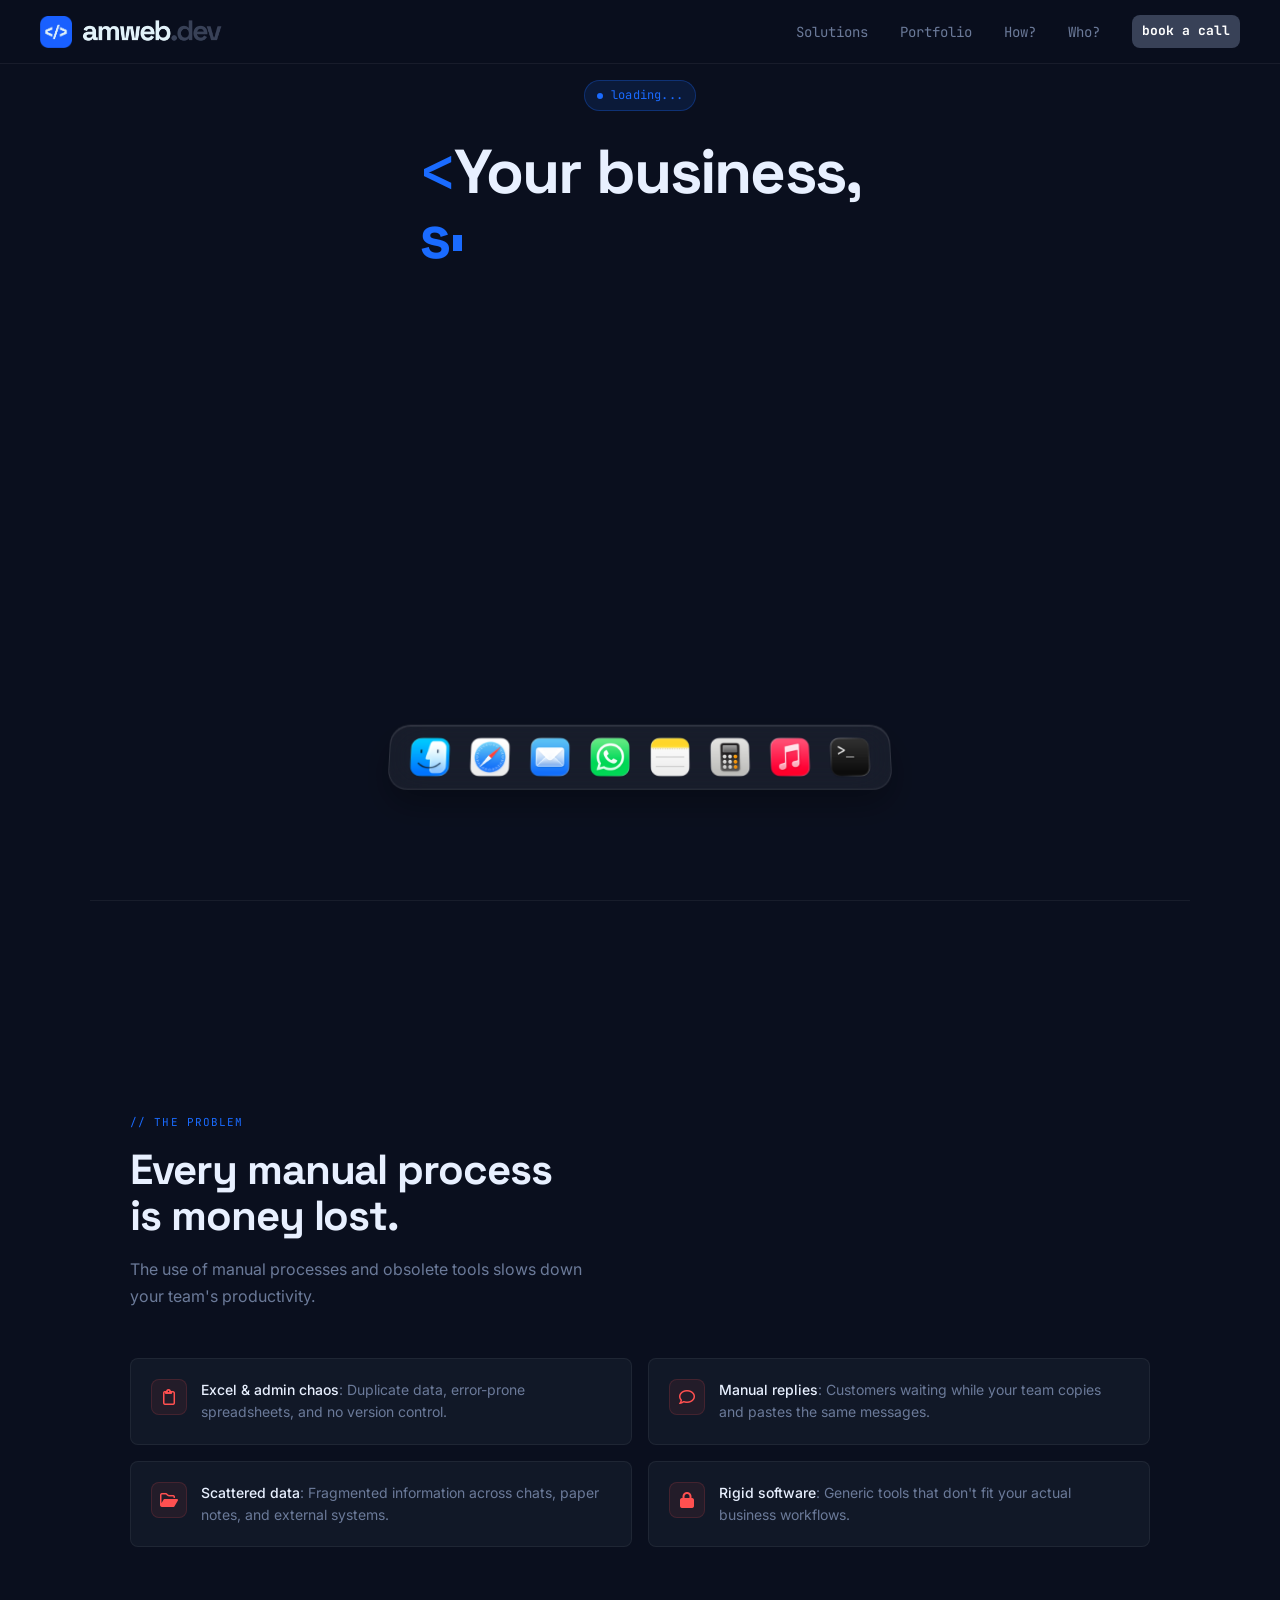
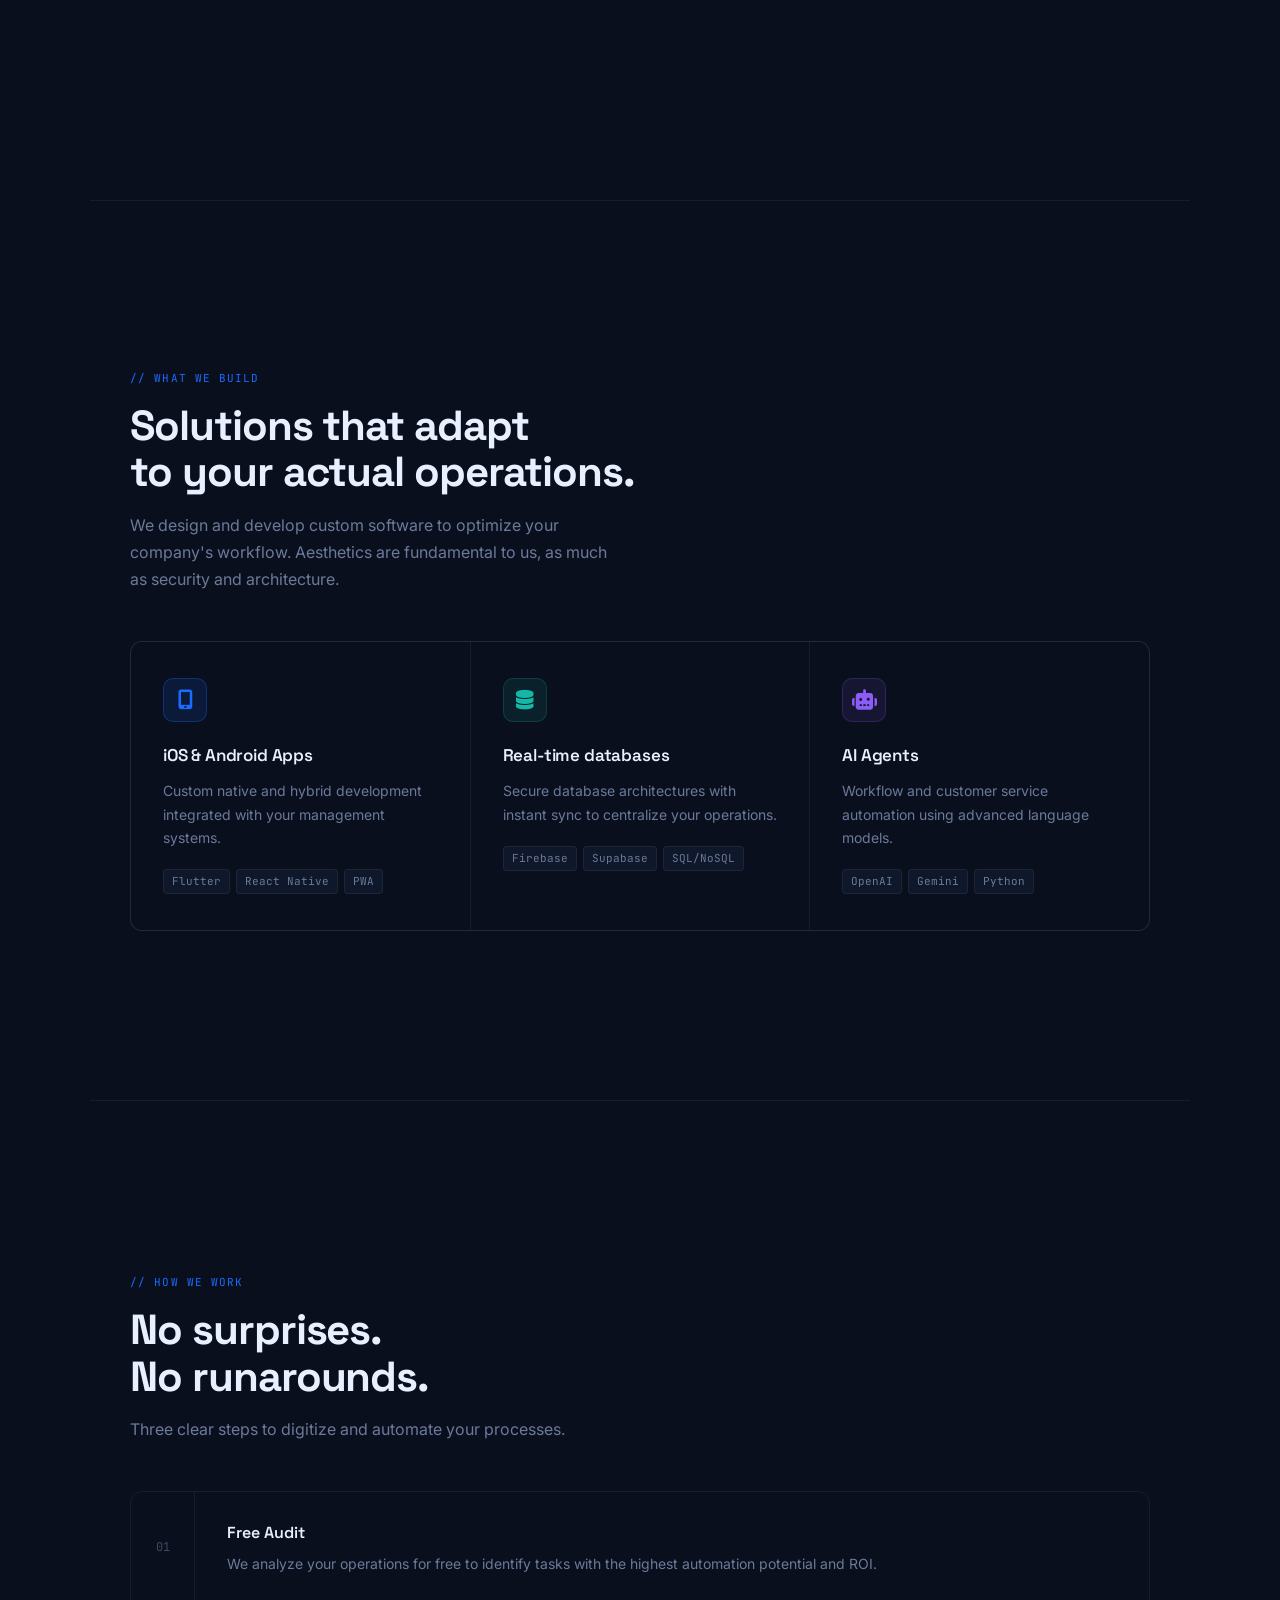
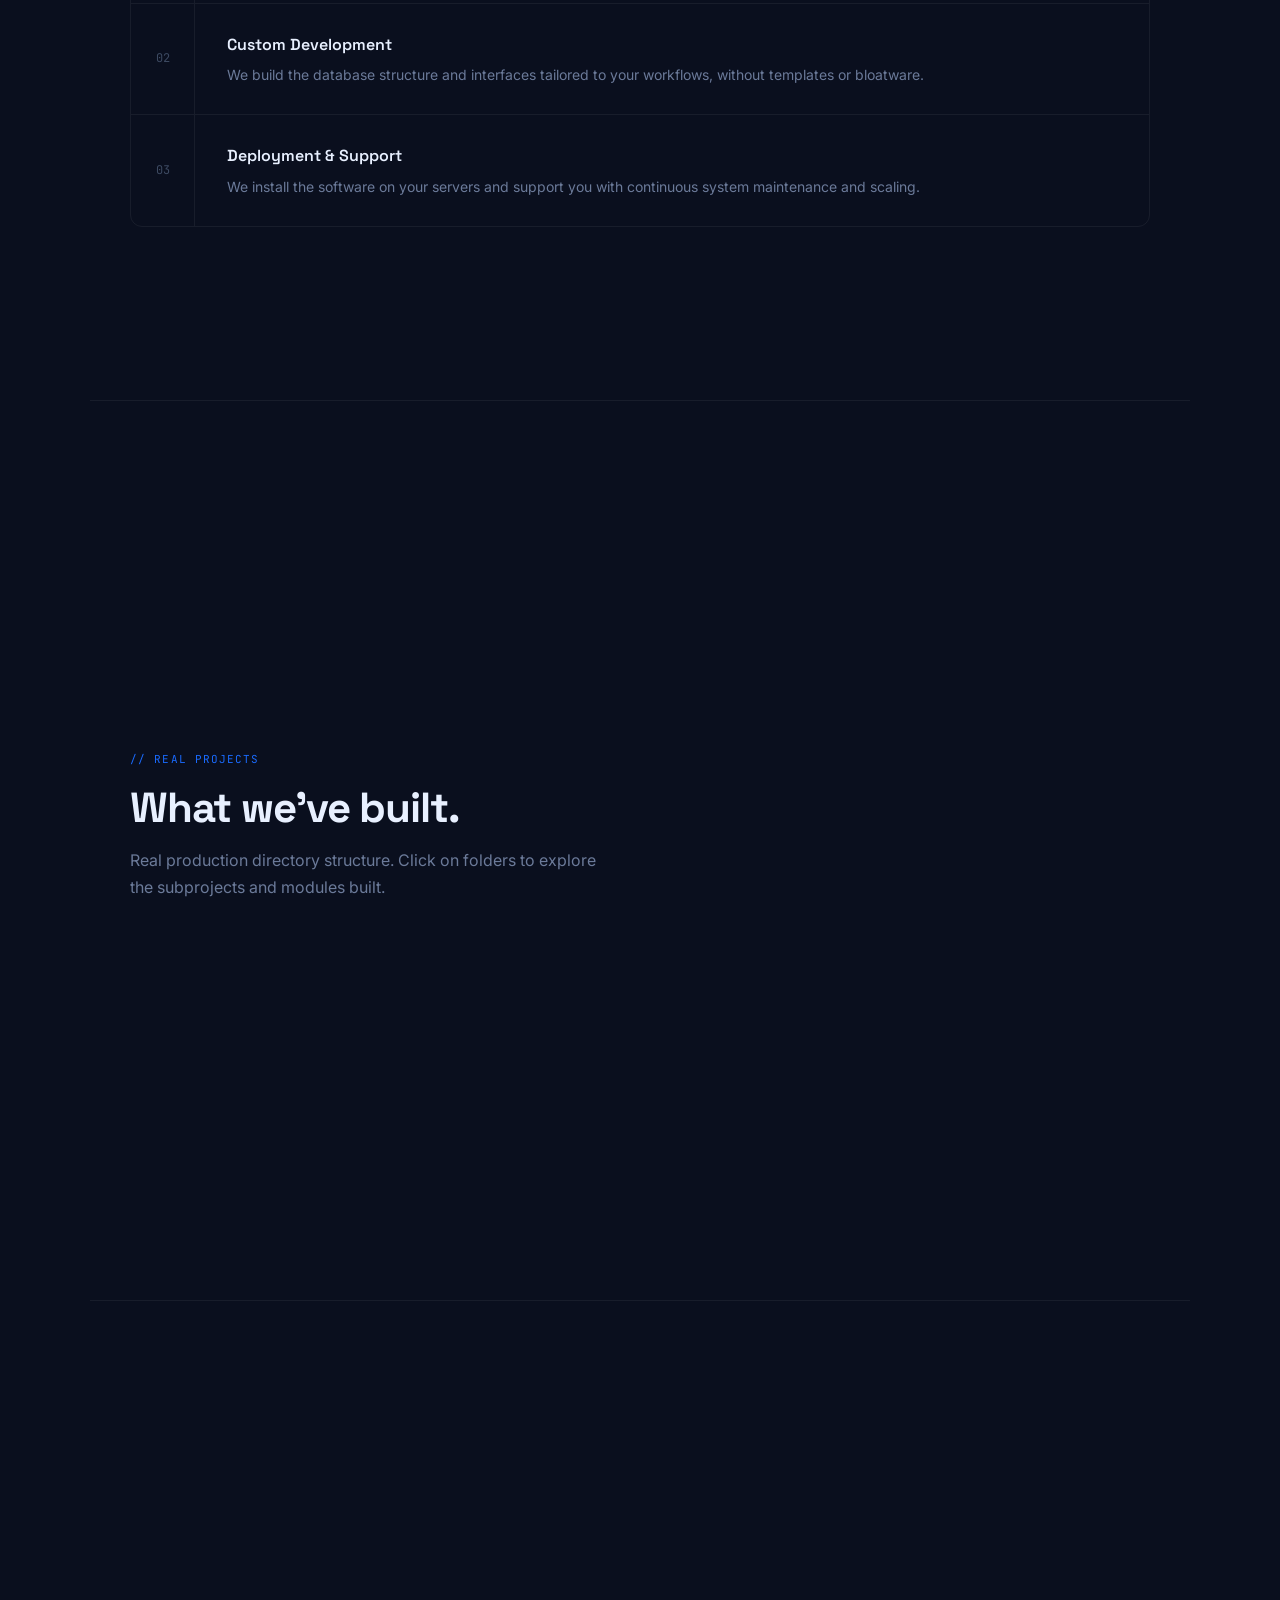
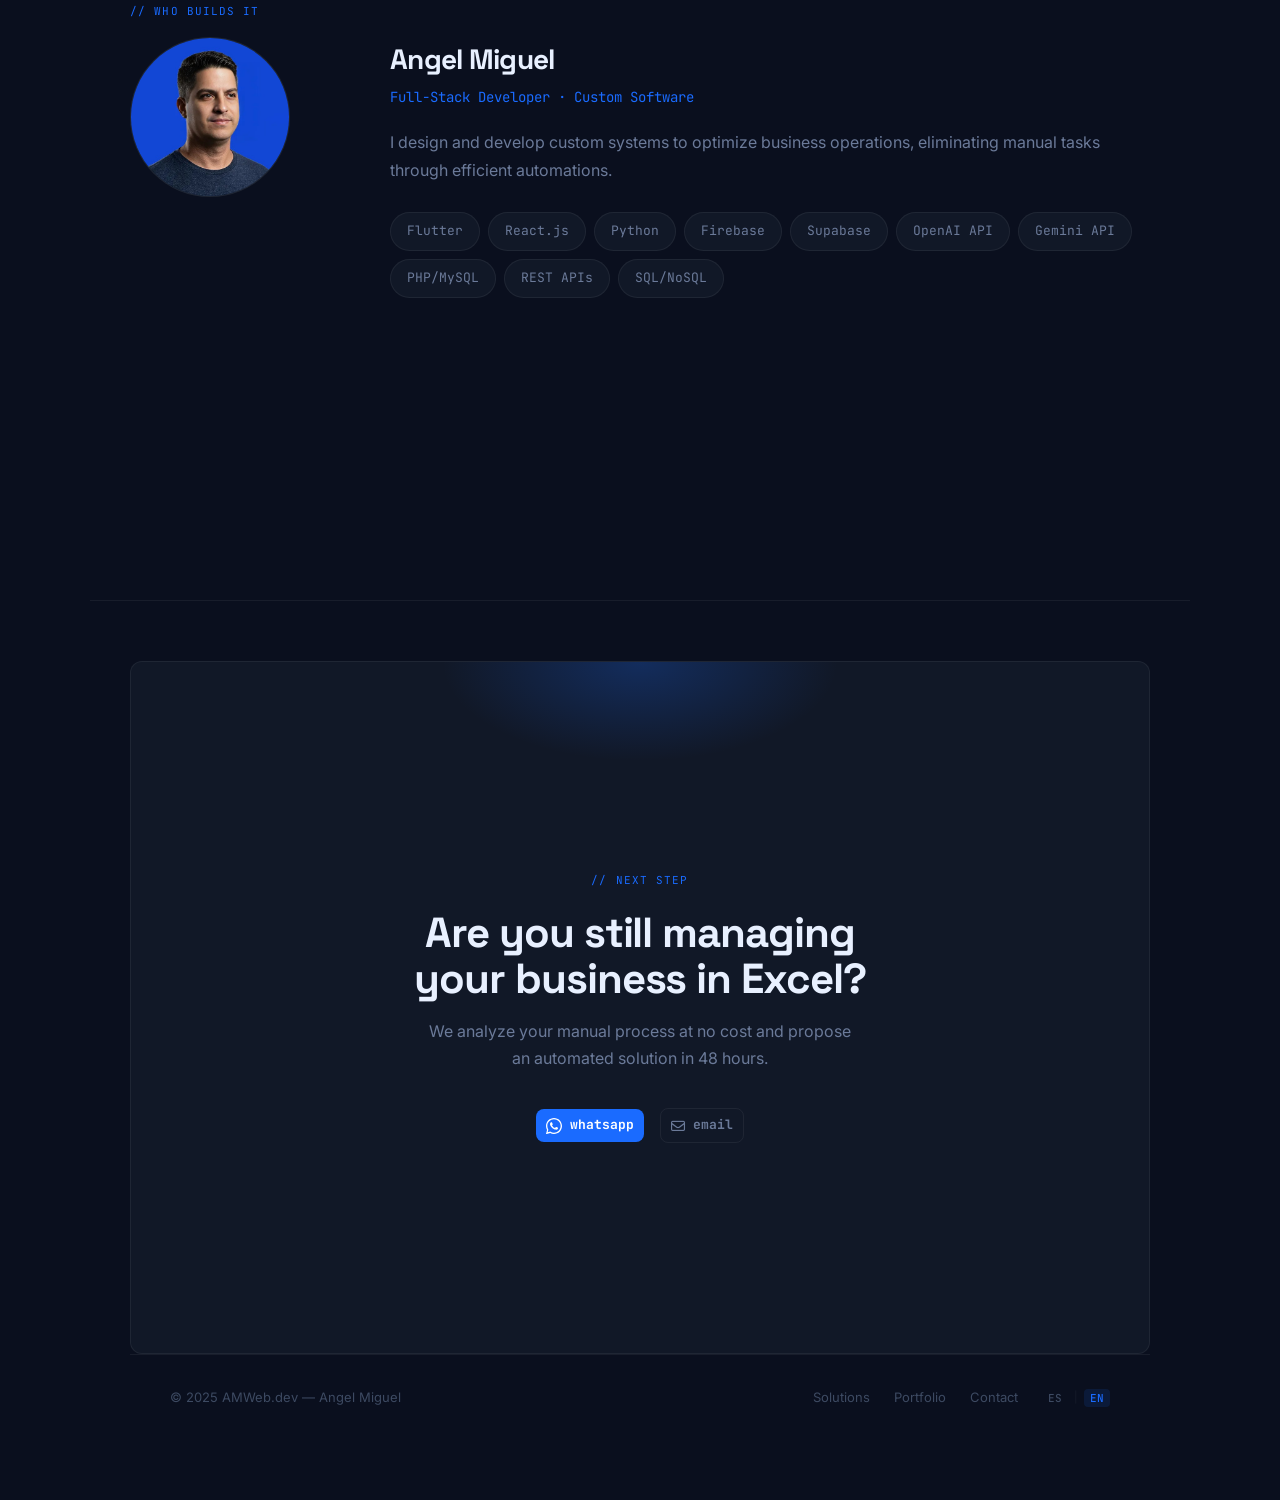
<file: index.html>
<!DOCTYPE html>
<html lang="es">

<head>
    <meta charset="UTF-8">
    <meta name="viewport" content="width=device-width, initial-scale=1.0">
    <meta name="description"
        content="Desarrollo de software a medida: webapps, automatizaciones e inteligencia artificial para que tu negocio escale sin depender de procesos manuales.">
    <title>amweb.dev — Software a medida para tu negocio</title>
    <link rel="apple-touch-icon" sizes="180x180" href="assets/icons/apple-touch-icon.png">
    <link rel="icon" type="image/png" sizes="192x192" href="assets/icons/android-chrome-192x192.png">
    <link rel="icon" type="image/png" sizes="32x32" href="assets/icons/favicon-32x32.png">
    <link rel="icon" type="image/png" sizes="16x16" href="assets/icons/favicon-16x16.png">
    <link rel="manifest" href="assets/icons/site.webmanifest.json">
    <link rel="preconnect" href="https://fonts.googleapis.com">
    <link rel="preconnect" href="https://fonts.gstatic.com" crossorigin>
    <link
        href="https://fonts.googleapis.com/css2?family=Space+Grotesk:wght@300;400;500;600;700&family=Inter:wght@400;500&family=JetBrains+Mono:wght@400;500&display=swap"
        rel="stylesheet">
    <link rel="stylesheet" href="assets/icons/css/all.min.css">
    <style>
        *,
        *::before,
        *::after {
            box-sizing: border-box;
            margin: 0;
            padding: 0;
        }

        :root {
            --bg: #0A0F1E;
            --bg2: #111827;
            --bg3: #0F172A;
            --accent: #1A6BFF;
            --accent-dim: rgba(26, 107, 255, 0.12);
            --accent-glow: rgba(26, 107, 255, 0.25);
            --text: #E8F0FF;
            --text-sec: #6B7A99;
            --text-ter: #3D4A62;
            --border: rgba(255, 255, 255, 0.06);
            --border-accent: rgba(26, 107, 255, 0.3);
            --radius: 12px;
            --radius-sm: 8px;
        }

        html {
            scroll-behavior: smooth;
            scroll-snap-type: y mandatory;
            overflow-y: scroll;
            height: 100%;
        }

        body {
            background: var(--bg);
            color: var(--text);
            font-family: 'Inter', sans-serif;
            font-size: 16px;
            line-height: 1.6;
            -webkit-font-smoothing: antialiased;
            height: 100%;
            margin: 0;
        }

        /* NAV */
        nav {
            position: fixed;
            top: 0;
            left: 0;
            right: 0;
            z-index: 100;
            display: flex;
            align-items: center;
            justify-content: space-between;
            padding: 0 40px;
            height: 64px;
            background: rgba(10, 15, 30, 0.85);
            backdrop-filter: blur(12px);
            border-bottom: 1px solid var(--border);
        }

        .nav-logo {
            display: flex;
            align-items: center;
            gap: 10px;
            text-decoration: none;
        }

        .nav-logo-icon {
            width: 32px;
            height: 32px;
            border-radius: 8px;
            background: var(--accent);
            display: flex;
            align-items: center;
            justify-content: center;
            font-family: 'JetBrains Mono', monospace;
            font-size: 13px;
            font-weight: 500;
            color: #fff;
            letter-spacing: -1px;
        }

        .nav-logo-text {
            font-family: 'Space Grotesk', sans-serif;
            font-size: 15px;
            font-weight: 600;
            color: var(--text);
            letter-spacing: -0.02em;
        }

        .nav-logo-text span {
            color: var(--text-sec);
            font-weight: 400;
        }

        .nav-links {
            display: flex;
            align-items: center;
            gap: 32px;
            list-style: none;
        }

        .nav-links a {
            text-decoration: none;
            font-family: 'JetBrains Mono', monospace;
            font-size: 14px;
            color: var(--text-sec);
            transition: color 0.2s;
        }

        .nav-links a:hover {
            color: var(--text);
        }

        .btn-primary,
        .btn-secondary,
        .nav-cta {
            font-family: 'JetBrains Mono', monospace;
            font-size: 13px !important;
            font-weight: 700;
            padding: 6px 10px;
            border-radius: var(--radius-sm);
            text-decoration: none;
            display: inline-flex;
            align-items: center;
            justify-content: center;
            gap: 8px;
        }

        .nav-cta {
            background: #384157;
            color: #fff !important;
            transition: opacity 0.2s !important;
        }

        .nav-cta:hover {
            opacity: 0.88;
            color: #fff !important;
        }

        .mobile-nav-cta {
            display: none;
        }

        /* HERO */
        .hero {
            height: 100vh;
            height: 100dvh;
            min-height: 100dvh;
            max-height: 100dvh;
            box-sizing: border-box;
            display: flex;
            flex-direction: column;
            justify-content: space-between;
            align-items: center;
            padding: 80px 40px 100px;
            overflow: hidden;
            position: relative;
            max-width: 1100px;
            margin: 0 auto;
            scroll-snap-align: start;
            scroll-snap-stop: always;
        }

        .hero.app-active h1,
        .hero.app-active .hero-badge,
        .hero.app-active .hero-actions,
        .hero.app-active .stats {
            display: none !important;
        }

        .hero.app-active .terminal-container {
            flex: 1;
            height: 100%;
            align-items: center;
            margin-top: 0;
            width: 100%;
        }

        .hero.app-active .finder-window,
        .hero.app-active .terminal-wrap,
        .hero.app-active .dock-modal {
            width: 100%;
            max-width: 900px;
            height: calc(100% - 20px) !important;
            max-height: 550px !important;
        }

        .hero.app-active #music-modal,
        .hero.app-active #calc-modal {
            height: auto !important;
            max-height: none !important;
        }

        .hero-badge {
            display: inline-flex;
            align-items: center;
            gap: 8px;
            font-size: 12px;
            font-family: 'JetBrains Mono', monospace;
            color: var(--accent);
            border: 1px solid var(--border-accent);
            background: var(--accent-dim);
            padding: 5px 12px;
            border-radius: 100px;
            margin-bottom: 28px;
            letter-spacing: 0.02em;
            opacity: 0;
        }

        .hero-badge::before {
            content: '';
            width: 6px;
            height: 6px;
            border-radius: 50%;
            background: var(--accent);
            animation: pulse 2s ease-in-out infinite;
        }

        .hero-badge.success {
            color: #7EE787;
            border-color: rgba(126, 231, 135, 0.3);
            background: rgba(126, 231, 135, 0.08);
        }

        .hero-badge.success::before {
            background: #7EE787;
        }

        @keyframes pulse {

            0%,
            100% {
                opacity: 1;
            }

            50% {
                opacity: 0.3;
            }
        }

        @keyframes fadeInUp {
            from {
                opacity: 0;
                transform: translateY(20px);
            }

            to {
                opacity: 1;
                transform: translateY(0);
            }
        }

        .animate-in {
            opacity: 0;
            animation: fadeInUp 0.8s cubic-bezier(0.16, 1, 0.3, 1) forwards;
        }

        .hero-badge.animate-in {
            animation-delay: 0s;
        }

        .hero-actions.animate-in {
            animation-delay: 0.15s;
        }

        .stats.animate-in {
            animation-delay: 0.3s;
        }

        .terminal-wrap.animate-in {
            animation-delay: 0s;
        }

        .hero h1 {
            font-family: 'Space Grotesk', sans-serif;
            font-size: clamp(36px, 5.5vw, 62px);
            font-weight: 700;
            line-height: 1.05;
            letter-spacing: -0.03em;
            color: var(--text);
            margin-bottom: 8px;
            min-height: 2.2em;
        }

        .hero h1 .accent {
            color: var(--accent);
        }


        .hero-actions {
            display: flex;
            align-items: center;
            gap: 16px;
            flex-wrap: wrap;
            opacity: 0;
            margin-top: 36px;
        }

        .btn-primary {
            background: var(--accent);
            color: #fff;
            transition: opacity 0.2s, transform 0.15s;
        }

        .btn-primary:hover {
            opacity: 0.88;
            transform: translateY(-1px);
        }

        .btn-secondary {
            background: transparent;
            color: var(--text-sec);
            border: 1px solid var(--border);
            transition: border-color 0.2s, color 0.2s;
        }

        .btn-secondary:hover {
            border-color: rgba(255, 255, 255, 0.15);
            color: var(--text);
        }

        /* TERMINAL */
        .terminal-container {
            min-height: 380px;
            display: flex;
            justify-content: center;
            align-items: flex-start;
            margin-top: 28px;
            width: 100%;
        }

        @media (max-width: 768px) {
            .terminal-container {
                min-height: 520px;
            }
        }

        .terminal-wrap {
            margin: 0;
            background: rgba(10, 15, 30, 0.95);
            border: 1px solid var(--border);
            border-radius: var(--radius);
            overflow: hidden;
            width: 100%;
            max-width: 620px;
            opacity: 0;
        }

        .terminal-bar {
            display: flex;
            align-items: center;
            gap: 8px;
            padding: 12px 16px;
            border-bottom: 1px solid var(--border);
            background: var(--bg3);
        }

        .dot {
            width: 10px;
            height: 10px;
            border-radius: 50%;
        }

        .dot-r {
            background: #FF5F57;
        }

        .dot-y {
            background: #FEBC2E;
        }

        .dot-g {
            background: #28C840;
        }

        .terminal-title {
            margin-left: 8px;
            font-family: 'JetBrains Mono', monospace;
            font-size: 12px;
            color: var(--text-ter);
        }

        .terminal-body {
            padding: 24px;
            font-family: 'JetBrains Mono', monospace;
            font-size: 13px;
            line-height: 1.9;
            min-height: 140px;
            white-space: pre-wrap;
            text-align: left;
        }

        .term-prompt {
            color: var(--accent);
        }

        .term-cmd {
            color: #A8C5FF;
        }

        .term-comment {
            color: var(--text-ter);
        }

        .term-string {
            color: #7EE787;
        }

        .term-fn {
            color: #D2A8FF;
        }

        .term-error {
            color: #ff6b6b !important;
        }

        .term-cursor {
            display: inline-block;
            width: 9px;
            height: 16px;
            background: var(--accent);
            vertical-align: middle;
            animation: blink 1s step-end infinite;
            margin-left: 2px;
        }

        @keyframes blink {

            0%,
            100% {
                opacity: 1
            }

            50% {
                opacity: 0
            }
        }

        /* STATS */
        .stats {
            display: flex;
            gap: 0;
            margin-top: 48px;
            border-top: 1px solid var(--border);
            border-bottom: 1px solid var(--border);
            padding: 28px 0;
            opacity: 0;
        }

        .stat {
            flex: 1;
            padding: 0 32px;
            border-right: 1px solid var(--border);
        }

        .stat:first-child {
            padding-left: 0;
        }

        .stat:last-child {
            border-right: none;
        }

        .stat-num {
            font-family: 'Space Grotesk', sans-serif;
            font-size: 28px;
            font-weight: 700;
            color: var(--text);
            letter-spacing: -0.03em;
        }

        .stat-label {
            font-size: 13px;
            color: var(--text-sec);
            margin-top: 2px;
        }

        /* SECTIONS */
        section,
        .contacto-wrapper {
            scroll-snap-align: start;
            scroll-snap-stop: always;
            height: 100vh;
            height: 100dvh;
            min-height: 100dvh;
            max-height: 100dvh;
            box-sizing: border-box;
            display: flex;
            flex-direction: column;
            justify-content: center;
            position: relative;
            overflow: hidden;
            border-top: 1px solid var(--border);
            padding: 60px 40px !important;
            max-width: 1100px;
            margin: 0 auto !important;
        }

        .section-eyebrow {
            font-family: 'JetBrains Mono', monospace;
            font-size: 11px;
            color: var(--accent);
            letter-spacing: 0.1em;
            text-transform: uppercase;
            margin-bottom: 16px;
        }

        .section-title {
            font-family: 'Space Grotesk', sans-serif;
            font-size: clamp(28px, 4vw, 42px);
            font-weight: 700;
            letter-spacing: -0.025em;
            line-height: 1.1;
            margin-bottom: 16px;
        }

        .section-desc {
            font-size: 16px;
            color: var(--text-sec);
            max-width: 480px;
            line-height: 1.7;
            margin-bottom: 48px;
        }

        /* PROBLEMA */
        .problem-list {
            display: grid;
            grid-template-columns: 1fr 1fr;
            gap: 16px;
            margin-bottom: 40px;
        }

        .problem-item {
            display: flex;
            align-items: flex-start;
            gap: 14px;
            padding: 20px;
            background: var(--bg2);
            border: 1px solid var(--border);
            border-radius: var(--radius-sm);
        }

        .problem-icon {
            width: 36px;
            height: 36px;
            border-radius: 8px;
            background: rgba(255, 80, 80, 0.08);
            border: 1px solid rgba(255, 80, 80, 0.15);
            display: flex;
            align-items: center;
            justify-content: center;
            flex-shrink: 0;
            font-size: 16px;
        }

        .problem-text {
            font-size: 14px;
            color: var(--text-sec);
            line-height: 1.6;
        }

        .problem-text strong {
            color: var(--text);
            font-weight: 500;
        }

        /* SERVICIOS */
        .services-grid {
            display: grid;
            grid-template-columns: repeat(3, 1fr);
            gap: 1px;
            background: var(--border);
            border: 1px solid var(--border);
            border-radius: var(--radius);
            overflow: hidden;
        }

        .service-card {
            background: var(--bg);
            padding: 36px 32px;
            transition: background 0.2s;
            cursor: default;
        }

        .service-card:hover {
            background: var(--bg2);
        }

        .service-icon {
            width: 44px;
            height: 44px;
            border-radius: 10px;
            display: flex;
            align-items: center;
            justify-content: center;
            font-size: 20px;
            margin-bottom: 20px;
        }

        .service-icon.blue {
            background: var(--accent-dim);
            border: 1px solid var(--border-accent);
        }

        .service-icon.teal {
            background: rgba(20, 184, 166, 0.1);
            border: 1px solid rgba(20, 184, 166, 0.2);
        }

        .service-icon.purple {
            background: rgba(139, 92, 246, 0.1);
            border: 1px solid rgba(139, 92, 246, 0.2);
        }

        .service-name {
            font-family: 'Space Grotesk', sans-serif;
            font-size: 17px;
            font-weight: 600;
            color: var(--text);
            margin-bottom: 10px;
            letter-spacing: -0.01em;
        }

        .service-desc {
            font-size: 14px;
            color: var(--text-sec);
            line-height: 1.65;
        }

        .service-tags {
            display: flex;
            flex-wrap: wrap;
            gap: 6px;
            margin-top: 20px;
        }

        .tag {
            font-family: 'JetBrains Mono', monospace;
            font-size: 11px;
            color: var(--text-sec);
            background: var(--bg3);
            border: 1px solid var(--border);
            padding: 3px 8px;
            border-radius: 4px;
        }

        /* PROCESO */
        .process-steps {
            display: flex;
            flex-direction: column;
            gap: 0;
            border: 1px solid var(--border);
            border-radius: var(--radius);
            overflow: hidden;
        }

        .process-step {
            display: grid;
            grid-template-columns: 64px 1fr;
            gap: 0;
            border-bottom: 1px solid var(--border);
            transition: background 0.2s;
        }

        .process-step:last-child {
            border-bottom: none;
        }

        .process-step:hover {
            background: var(--bg2);
        }

        .step-num {
            display: flex;
            align-items: center;
            justify-content: center;
            font-family: 'JetBrains Mono', monospace;
            font-size: 12px;
            color: var(--text-ter);
            border-right: 1px solid var(--border);
            padding: 28px 0;
        }

        .step-content {
            padding: 28px 32px;
        }

        .step-title {
            font-family: 'Space Grotesk', sans-serif;
            font-size: 16px;
            font-weight: 600;
            color: var(--text);
            margin-bottom: 6px;
        }

        .step-desc {
            font-size: 14px;
            color: var(--text-sec);
            line-height: 1.65;
        }

        /* PORTAFOLIO */
        .projects-grid {
            display: grid;
            grid-template-columns: 1fr 1fr;
            gap: 16px;
        }

        .project-card {
            background: var(--bg2);
            border: 1px solid var(--border);
            border-radius: var(--radius);
            padding: 32px;
            text-decoration: none;
            display: block;
            transition: border-color 0.2s, transform 0.2s;
        }

        .project-card:hover {
            border-color: var(--border-accent);
            transform: translateY(-2px);
        }

        .project-type {
            font-family: 'JetBrains Mono', monospace;
            font-size: 11px;
            color: var(--accent);
            letter-spacing: 0.06em;
            text-transform: uppercase;
            margin-bottom: 16px;
        }

        .project-name {
            font-family: 'Space Grotesk', sans-serif;
            font-size: 22px;
            font-weight: 700;
            color: var(--text);
            letter-spacing: -0.02em;
            margin-bottom: 10px;
        }

        .project-desc {
            font-size: 14px;
            color: var(--text-sec);
            line-height: 1.65;
            margin-bottom: 24px;
        }

        .project-link {
            display: inline-flex;
            align-items: center;
            gap: 6px;
            font-size: 13px;
            color: var(--accent);
            font-weight: 500;
        }

        .project-link svg {
            transition: transform 0.2s;
        }

        .project-card:hover .project-link svg {
            transform: translate(2px, -2px);
        }

        /* SOBRE MI */
        .about-inner {
            display: grid;
            grid-template-columns: 200px 1fr;
            gap: 60px;
            align-items: start;
        }

        .about-photo {
            width: 160px;
            height: 160px;
            border-radius: 50%;
            background: var(--bg2);
            border: 1px solid var(--border);
            overflow: hidden;
            display: flex;
            align-items: center;
            justify-content: center;
        }

        .about-photo img {
            width: 100%;
            height: 100%;
            object-fit: cover;
        }

        .about-initials {
            font-family: 'Space Grotesk', sans-serif;
            font-size: 36px;
            font-weight: 700;
            color: var(--text-sec);
            letter-spacing: -0.02em;
        }

        .about-name {
            font-family: 'Space Grotesk', sans-serif;
            font-size: 28px;
            font-weight: 700;
            letter-spacing: -0.025em;
            margin-bottom: 4px;
        }

        .about-role {
            font-size: 14px;
            color: var(--accent);
            font-family: 'JetBrains Mono', monospace;
            margin-bottom: 20px;
        }

        .about-bio {
            font-size: 16px;
            color: var(--text-sec);
            line-height: 1.75;
            margin-bottom: 28px;
        }

        /* STACK */
        .stack-grid {
            display: flex;
            flex-wrap: wrap;
            gap: 8px;
        }

        .stack-pill {
            font-family: 'JetBrains Mono', monospace;
            font-size: 13px;
            color: var(--text-sec);
            background: var(--bg2);
            border: 1px solid var(--border);
            padding: 8px 16px;
            border-radius: 100px;
            transition: border-color 0.2s, color 0.2s;
        }

        .stack-pill:hover {
            border-color: var(--border-accent);
            color: var(--accent);
        }

        /* CTA FINAL */
        .cta-section {
            background: var(--bg2);
            border: 1px solid var(--border);
            border-radius: var(--radius);
            padding: 64px;
            text-align: center;
            margin: 80px 40px;
            max-width: 1100px;
            margin-left: auto;
            margin-right: auto;
            position: relative;
            overflow: hidden;
        }

        .cta-section::before {
            content: '';
            position: absolute;
            top: -100px;
            left: 50%;
            transform: translateX(-50%);
            width: 400px;
            height: 200px;
            background: radial-gradient(ellipse, var(--accent-glow) 0%, transparent 70%);
            pointer-events: none;
        }

        .cta-section .section-title {
            margin-bottom: 16px;
        }

        .cta-desc {
            font-size: 16px;
            color: var(--text-sec);
            max-width: 440px;
            margin: 0 auto 36px;
            line-height: 1.7;
        }

        .cta-actions {
            display: flex;
            align-items: center;
            justify-content: center;
            gap: 16px;
        }

        /* FOOTER */
        footer {
            border-top: 1px solid var(--border);
            padding: 32px 40px;
            display: flex;
            align-items: center;
            justify-content: space-between;
            max-width: 1100px;
            margin: 0 auto;
        }

        .footer-copy {
            font-size: 13px;
            color: var(--text-ter);
        }

        .footer-links {
            display: flex;
            gap: 24px;
        }

        .footer-links a {
            font-size: 13px;
            color: var(--text-ter);
            text-decoration: none;
            transition: color 0.2s;
        }

        .footer-links a:hover {
            color: var(--text-sec);
        }

        .mobile-only {
            display: none;
        }

        /* MOBILE */
        @media (max-width: 768px) {
            .mobile-only {
                display: inline;
            }

            .mobile-nav-cta {
                display: block;
            }

            nav {
                padding: 0 20px;
            }

            .nav-links {
                display: none;
            }

            .hero {
                padding: 80px 20px 100px !important;
            }

            .stats {
                flex-direction: column;
                gap: 20px;
            }

            .stat {
                border-right: none;
                padding: 0;
                border-bottom: 1px solid var(--border);
                padding-bottom: 20px;
            }

            .stat:last-child {
                border-bottom: none;
            }

            section,
            .contacto-wrapper {
                padding: 40px 20px !important;
            }

            .problem-list {
                grid-template-columns: 1fr;
            }

            .services-grid {
                grid-template-columns: 1fr;
            }

            .projects-grid {
                grid-template-columns: 1fr;
            }

            .about-inner {
                grid-template-columns: 1fr;
                gap: 32px;
            }

            .cta-section {
                padding: 40px 24px;
                margin: 40px 20px;
            }

            footer {
                flex-direction: column;
                gap: 16px;
                text-align: center;
            }
        }

        .lang-switcher {
            display: inline-flex;
            align-items: center;
            gap: 6px;
        }

        .lang-btn {
            background: none;
            border: none;
            color: var(--text-ter);
            cursor: pointer;
            font-family: 'JetBrains Mono', monospace;
            font-size: 11px;
            font-weight: 500;
            padding: 2px 6px;
            border-radius: 4px;
            transition: color 0.2s, background-color 0.2s;
        }

        .lang-btn:hover {
            color: var(--text-sec);
        }

        .lang-btn.active {
            color: var(--accent);
            background: var(--accent-dim);
        }

        .lang-divider {
            color: var(--border);
            font-size: 11px;
        }

        /* OSX DOCK */
        .dock-container {
            display: flex;
            justify-content: center;
            width: 100%;
            margin-top: 32px;
            perspective: 800px;
        }

        .dock {
            display: flex;
            align-items: flex-end;
            gap: 12px;
            background: rgba(255, 255, 255, 0.05);
            backdrop-filter: blur(20px);
            -webkit-backdrop-filter: blur(20px);
            padding: 8px 16px;
            border-radius: 20px;
            border: 1px solid rgba(255, 255, 255, 0.1);
            box-shadow: 0 15px 35px rgba(0, 0, 0, 0.3), inset 0 1px 0 rgba(255, 255, 255, 0.1);
            transform-style: preserve-3d;
            transform: rotateX(10deg);
        }

        .dock-item {
            position: relative;
            width: 48px;
            height: 48px;
            display: flex;
            align-items: center;
            justify-content: center;
            cursor: pointer;
            transition: all 0.2s cubic-bezier(0.16, 1, 0.3, 1);
            transform-origin: bottom center;
        }

        .dock-item img {
            width: 100%;
            height: 100%;
            object-fit: contain;
            display: block;
        }

        .dock-item:hover {
            transform: scale(1.3) translateY(-5px);
        }

        .dock-item::after {
            content: attr(data-tooltip);
            position: absolute;
            bottom: 60px;
            left: 50%;
            transform: translateX(-50%) scale(0.8);
            background: rgba(0, 0, 0, 0.8);
            color: #fff;
            padding: 4px 8px;
            border-radius: 6px;
            font-size: 11px;
            font-family: 'Inter', sans-serif;
            white-space: nowrap;
            opacity: 0;
            pointer-events: none;
            transition: all 0.15s ease;
        }

        .dock-item:hover::after {
            opacity: 1;
            transform: translateX(-50%) scale(1);
        }

        /* DOCK OVERLAYS */
        .dock-modal {
            position: relative;
            top: auto;
            left: auto;
            transform: none;
            background: rgba(10, 15, 30, 0.95);
            backdrop-filter: blur(20px);
            -webkit-backdrop-filter: blur(20px);
            border: 1px solid var(--border);
            border-radius: var(--radius);
            box-shadow: 0 20px 50px rgba(0, 0, 0, 0.6);
            z-index: 2000;
            display: none;
            flex-direction: column;
            overflow: hidden;
            width: 100%;
            max-width: 620px;
            height: 480px;
        }

        .dock-modal-header {
            background: var(--bg3);
            border-bottom: 1px solid var(--border);
            padding: 10px 14px;
            display: flex;
            align-items: center;
            justify-content: space-between;
        }

        .dock-modal-title {
            font-size: 11px;
            font-family: 'JetBrains Mono', monospace;
            color: var(--text-sec);
            text-transform: uppercase;
        }

        .dock-modal-close {
            background: #FF5F57;
            width: 12px;
            height: 12px;
            border-radius: 50%;
            border: none;
            cursor: pointer;
            transition: opacity 0.2s;
        }

        .dock-modal-close:hover {
            opacity: 0.8;
        }

        .dock-modal-body {
            padding: 16px;
        }

        /* CALCULATOR */
        #calc-modal {
            width: 260px;
            background: rgba(30, 30, 30, 0.85);
            backdrop-filter: blur(30px);
            -webkit-backdrop-filter: blur(30px);
            border-radius: 18px;
            border: 1px solid rgba(255, 255, 255, 0.1);
        }

        .calc-screen {
            background: transparent;
            border: none;
            color: #fff;
            font-family: -apple-system, BlinkMacSystemFont, "Segoe UI", Roboto, sans-serif;
            font-weight: 300;
            font-size: 38px;
            text-align: right;
            padding: 10px 16px;
            margin-bottom: 8px;
            min-height: 56px;
            line-height: 56px;
            box-sizing: border-box;
        }

        .calc-grid {
            display: grid;
            grid-template-columns: repeat(4, 1fr);
            gap: 10px;
            padding: 8px 14px 18px;
        }

        .calc-btn {
            border: none;
            border-radius: 50%;
            height: 46px;
            width: 46px;
            font-size: 16px;
            font-family: -apple-system, BlinkMacSystemFont, "Segoe UI", Roboto, sans-serif;
            cursor: pointer;
            display: flex;
            align-items: center;
            justify-content: center;
            transition: filter 0.15s ease, background-color 0.2s ease;
        }

        .calc-btn:active {
            filter: brightness(1.3);
        }

        .calc-btn.number {
            background: #505050;
            color: #fff;
        }

        .calc-btn.operator {
            background: #ff9f0a;
            color: #fff;
        }

        .calc-btn.operator:active {
            background: #fff;
            color: #ff9f0a;
        }

        .calc-btn.control {
            background: #a5a5a5;
            color: #000;
        }

        /* NOTES APP */
        #notes-modal {
            width: 600px;
            height: 400px;
        }

        .notes-container {
            display: flex;
            height: 100%;
            width: 100%;
            background: #1e1e1e;
        }

        .notes-sidebar {
            width: 180px;
            background: rgba(45, 45, 45, 0.5);
            border-right: 1px solid var(--border);
            display: flex;
            flex-direction: column;
            flex-shrink: 0;
        }

        .notes-sidebar-header {
            padding: 12px;
            border-bottom: 1px solid var(--border);
            display: flex;
            justify-content: space-between;
            align-items: center;
        }

        .notes-list {
            list-style: none;
            padding: 0;
            margin: 0;
            overflow-y: auto;
            flex-grow: 1;
        }

        .notes-list-item {
            padding: 10px 12px;
            border-bottom: 1px solid rgba(255, 255, 255, 0.03);
            cursor: pointer;
            transition: background 0.2s;
        }

        .notes-list-item:hover {
            background: rgba(255, 255, 255, 0.05);
        }

        .notes-list-item.active {
            background: var(--accent);
        }

        .notes-item-title {
            font-size: 13px;
            font-weight: 600;
            color: #fff;
            white-space: nowrap;
            overflow: hidden;
            text-overflow: ellipsis;
        }

        .notes-item-desc {
            font-size: 11px;
            color: var(--text-sec);
            white-space: nowrap;
            overflow: hidden;
            text-overflow: ellipsis;
            margin-top: 2px;
        }

        .notes-editor {
            flex-grow: 1;
            display: flex;
            flex-direction: column;
            background: #1e1e1e;
            padding: 16px;
        }

        .notes-title-input {
            background: transparent;
            border: none;
            font-size: 18px;
            font-weight: 700;
            color: #fff;
            outline: none;
            margin-bottom: 12px;
            font-family: inherit;
        }

        .notes-textarea {
            flex-grow: 1;
            width: 100%;
            background: transparent;
            border: none;
            resize: none;
            outline: none;
            color: #e0e0e0;
            font-family: inherit;
            font-size: 13px;
            line-height: 1.6;
        }

        /* MUSIC APP */
        #music-modal {
            width: 320px;
            background: rgba(20, 20, 20, 0.85);
        }

        .music-player {
            display: flex;
            flex-direction: column;
            align-items: center;
            padding: 20px;
            box-sizing: border-box;
            width: 100%;
        }

        .music-cover {
            width: 140px;
            height: 140px;
            background: linear-gradient(135deg, #ff416c, #ff4b2b);
            border-radius: 12px;
            display: flex;
            align-items: center;
            justify-content: center;
            box-shadow: 0 10px 25px rgba(255, 65, 108, 0.4);
            margin-bottom: 16px;
            position: relative;
            overflow: hidden;
        }

        .music-cover::after {
            content: '';
            font-size: 50px;
        }

        .music-cover.playing {
            animation: rotate-cover 8s linear infinite;
        }

        @keyframes rotate-cover {
            from {
                transform: rotate(0deg);
            }

            to {
                transform: rotate(360deg);
            }
        }

        .music-info {
            text-align: center;
            margin-bottom: 16px;
            width: 100%;
        }

        .music-title {
            font-size: 15px;
            font-weight: 700;
            color: #fff;
            margin-bottom: 4px;
        }

        .music-artist {
            font-size: 12px;
            color: var(--text-sec);
        }

        .music-controls {
            display: flex;
            align-items: center;
            justify-content: center;
            gap: 20px;
            margin-bottom: 16px;
            width: 100%;
        }

        .music-btn {
            background: transparent;
            border: none;
            color: #fff;
            font-size: 20px;
            cursor: pointer;
            transition: color 0.2s, transform 0.1s;
        }

        .music-btn:hover {
            color: var(--accent);
        }

        .music-btn:active {
            transform: scale(0.95);
        }

        .music-btn.play {
            background: var(--accent);
            width: 44px;
            height: 44px;
            border-radius: 50%;
            display: flex;
            align-items: center;
            justify-content: center;
            box-shadow: 0 4px 15px var(--accent-glow);
        }

        .music-btn.play:hover {
            color: #fff;
            filter: brightness(1.1);
        }

        .music-progress-container {
            width: 100%;
            height: 4px;
            background: rgba(255, 255, 255, 0.1);
            border-radius: 2px;
            cursor: pointer;
            position: relative;
            margin-bottom: 12px;
        }

        .music-progress {
            height: 100%;
            width: 0%;
            background: var(--accent);
            border-radius: 2px;
        }

        /* PREVIEW APP */
        #preview-modal {
            width: 500px;
            background: #1e1e1e;
        }

        .preview-container {
            display: flex;
            flex-direction: column;
            align-items: center;
            height: 100%;
            width: 100%;
        }

        .preview-toolbar {
            width: 100%;
            background: #252525;
            padding: 8px 16px;
            border-bottom: 1px solid var(--border);
            display: flex;
            gap: 12px;
            box-sizing: border-box;
        }

        .preview-tool-btn {
            background: transparent;
            border: none;
            color: var(--text-sec);
            cursor: pointer;
            font-size: 13px;
            display: flex;
            align-items: center;
            gap: 6px;
            transition: color 0.2s;
        }

        .preview-tool-btn:hover {
            color: #fff;
        }

        .preview-workspace {
            padding: 16px;
            display: flex;
            align-items: center;
            justify-content: center;
            flex-grow: 1;
            width: 100%;
            background: #151515;
            box-sizing: border-box;
        }

        .preview-image {
            max-width: 100%;
            max-height: 300px;
            border-radius: 6px;
            border: 1px solid var(--border);
            object-fit: contain;
            transition: transform 0.3s ease, filter 0.3s ease;
        }

        /* MAIL APP */
        #mail-modal {
            width: 750px;
            height: 480px;
            background: #1a1a1a;
        }

        .mail-container {
            display: flex;
            height: 100%;
            width: 100%;
        }

        .mail-sidebar {
            width: 220px;
            background: rgba(35, 35, 35, 0.6);
            border-right: 1px solid var(--border);
            display: flex;
            flex-direction: column;
            flex-shrink: 0;
        }

        .mail-sidebar-title {
            padding: 14px;
            font-size: 13px;
            font-weight: 700;
            color: #fff;
            border-bottom: 1px solid var(--border);
            text-transform: uppercase;
            letter-spacing: 0.5px;
        }

        .mail-inbox-list {
            list-style: none;
            padding: 0;
            margin: 0;
            overflow-y: auto;
        }

        .mail-inbox-item {
            padding: 12px;
            border-bottom: 1px solid rgba(255, 255, 255, 0.03);
            cursor: pointer;
            transition: background 0.2s;
        }

        .mail-inbox-item:hover {
            background: rgba(255, 255, 255, 0.04);
        }

        .mail-inbox-item.active {
            background: rgba(26, 107, 255, 0.2);
            border-left: 3px solid var(--accent);
        }

        .mail-item-sender {
            font-size: 12px;
            font-weight: 600;
            color: #fff;
        }

        .mail-item-sub {
            font-size: 11px;
            color: var(--text-sec);
            margin: 2px 0;
            white-space: nowrap;
            overflow: hidden;
            text-overflow: ellipsis;
        }

        .mail-item-date {
            font-size: 9px;
            color: var(--text-ter);
            text-align: right;
        }

        .mail-composer {
            flex-grow: 1;
            display: flex;
            flex-direction: column;
            padding: 20px;
            box-sizing: border-box;
            background: #1a1a1a;
            overflow-y: auto;
        }

        @keyframes pulse-bar {
            0% {
                height: 8px;
            }

            100% {
                height: 38px;
            }
        }

        @media (max-width: 768px) {
            .dock {
                gap: 6px;
                padding: 6px 10px;
                border-radius: 14px;
                max-width: 95%;
                overflow-x: auto;
            }

            .dock-item {
                width: 34px;
                height: 34px;
                flex-shrink: 0;
            }

            .dock-item::after {
                display: none !important;
            }

            .dock-modal {
                width: 95% !important;
                max-width: 95% !important;
                height: 80vh !important;
                max-height: 80vh !important;
            }

            /* Notes container stack on mobile */
            .notes-container {
                flex-direction: column;
            }

            .notes-sidebar {
                width: 100%;
                height: 110px;
                border-right: none;
                border-bottom: 1px solid var(--border);
            }

            .notes-list {
                display: flex;
                flex-direction: row;
                overflow-x: auto;
            }

            .notes-list-item {
                border-bottom: none;
                border-right: 1px solid rgba(255, 255, 255, 0.05);
                flex-shrink: 0;
                width: 140px;
            }

            /* Mail container stack on mobile */
            .mail-container {
                flex-direction: column;
            }

            .mail-sidebar {
                width: 100%;
                height: 110px;
                border-right: none;
                border-bottom: 1px solid var(--border);
            }

            .mail-inbox-list {
                display: flex;
                flex-direction: row;
                overflow-x: auto;
            }

            .mail-inbox-item {
                border-bottom: none;
                border-right: 1px solid rgba(255, 255, 255, 0.05);
                flex-shrink: 0;
                width: 180px;
            }
        }

        @media (prefers-reduced-motion: reduce) {

            *,
            *::before,
            *::after {
                animation-duration: 0.01ms !important;
                transition-duration: 0.01ms !important;
            }
        }

        /* FINDER WINDOW — macOS style */
        .finder-window {
            background: rgba(10, 15, 30, 0.95);
            backdrop-filter: blur(20px);
            -webkit-backdrop-filter: blur(20px);
            border: 1px solid var(--border);
            border-radius: var(--radius);
            overflow: hidden;
            display: none;
            flex-direction: column;
            height: 480px;
            box-shadow: 0 20px 60px rgba(0, 0, 0, 0.6);
            margin-top: 0;
            width: 100%;
            max-width: 620px;
        }

        .finder-topbar {
            background: var(--bg3);
            padding: 10px 14px;
            display: flex;
            align-items: center;
            border-bottom: 1px solid var(--border);
            flex-shrink: 0;
        }

        .finder-back-ios {
            background: none;
            border: none;
            color: #0a84ff;
            font-size: 14px;
            font-weight: 500;
            cursor: pointer;
            display: flex;
            align-items: center;
            gap: 4px;
            padding: 0;
            transition: opacity 0.15s;
        }

        .finder-back-ios:disabled {
            opacity: 0;
            pointer-events: none;
        }

        .finder-back-ios:hover {
            opacity: 0.75;
        }

        .finder-breadcrumb {
            font-size: 11px;
            font-family: 'JetBrains Mono', monospace;
            color: var(--text-sec);
            text-transform: uppercase;
            letter-spacing: 0.05em;
        }

        .finder-close-ios {
            background: rgba(255, 255, 255, 0.1);
            border: none;
            color: rgba(255, 255, 255, 0.6);
            width: 28px;
            height: 28px;
            border-radius: 50%;
            cursor: pointer;
            display: flex;
            align-items: center;
            justify-content: center;
            font-size: 14px;
            transition: background 0.2s;
        }

        .finder-close-ios:hover {
            background: rgba(255, 255, 255, 0.18);
            color: #fff;
        }

        /* Grid principal */
        .finder-main {
            flex-grow: 1;
            overflow-y: auto;
            padding: 16px 12px;
            background: #1c1c1e;
            scrollbar-width: thin;
            scrollbar-color: rgba(255, 255, 255, 0.15) transparent;
        }

        .finder-main::-webkit-scrollbar {
            width: 4px;
        }

        .finder-main::-webkit-scrollbar-track {
            background: transparent;
        }

        .finder-main::-webkit-scrollbar-thumb {
            background: rgba(255, 255, 255, 0.15);
            border-radius: 4px;
        }

        /* Section label */
        .finder-section-label {
            font-size: 11px;
            font-weight: 600;
            color: rgba(255, 255, 255, 0.35);
            text-transform: uppercase;
            letter-spacing: 0.06em;
            padding: 0 6px;
            margin-bottom: 10px;
            margin-top: 4px;
        }

        /* Grid de iconos */
        .finder-grid {
            display: grid;
            grid-template-columns: repeat(auto-fill, minmax(88px, 1fr));
            gap: 6px;
            margin-bottom: 20px;
        }

        .finder-icon-item {
            display: flex;
            flex-direction: column;
            align-items: center;
            gap: 6px;
            padding: 10px 6px;
            border-radius: 14px;
            cursor: pointer;
            transition: background 0.15s;
            text-decoration: none;
        }

        .finder-icon-item:hover,
        .finder-icon-item:active {
            background: rgba(255, 255, 255, 0.08);
        }

        .finder-icon-item.folder-item {
            /* folder style */
        }

        .finder-icon-box {
            width: 52px;
            height: 52px;
            border-radius: 12px;
            display: flex;
            align-items: center;
            justify-content: center;
            font-size: 26px;
            flex-shrink: 0;
        }

        .finder-icon-box.is-folder {
            background: linear-gradient(145deg, #0a84ff 0%, #005ede 100%);
            box-shadow: 0 4px 12px rgba(10, 132, 255, 0.35);
        }

        .finder-icon-box.is-file {
            background: linear-gradient(145deg, #2c2c2e 0%, #3a3a3c 100%);
            box-shadow: 0 4px 10px rgba(0, 0, 0, 0.3);
        }

        .finder-icon-label {
            font-size: 11px;
            font-weight: 500;
            color: rgba(255, 255, 255, 0.85);
            text-align: center;
            line-height: 1.3;
            max-width: 80px;
            overflow: hidden;
            display: -webkit-box;
            -webkit-line-clamp: 2;
            -webkit-box-orient: vertical;
            word-break: break-word;
        }

        .finder-icon-sub {
            font-size: 10px;
            color: rgba(255, 255, 255, 0.35);
            font-family: 'JetBrains Mono', monospace;
            text-align: center;
        }

        /* dots conservados para otros modals */
        .finder-dots {
            display: flex;
            gap: 6px;
        }

        .finder-dot {
            width: 12px;
            height: 12px;
            border-radius: 50%;
        }

        .finder-dot-r {
            background: #FF5F57;
            cursor: pointer;
        }

        .finder-dot-y {
            background: #FEBC2E;
        }

        .finder-dot-g {
            background: #28C840;
        }

        /* SPLASH SCREEN */
        #splash-screen {
            position: fixed;
            top: 0;
            left: 0;
            width: 100%;
            height: 100%;
            background: var(--bg);
            z-index: 9999;
            display: flex;
            align-items: center;
            justify-content: center;
            transition: opacity 0.5s ease, visibility 0.5s ease;
        }

        #splash-screen.fade-out {
            opacity: 0;
            visibility: hidden;
            pointer-events: none;
        }

        .splash-logo-container {
            position: relative;
            width: 100px;
            height: 100px;
        }

        .splash-logo-bg {
            width: 100%;
            height: 100%;
            object-fit: contain;
            opacity: 0.15;
        }

        .splash-logo-fill-wrap {
            position: absolute;
            top: 0;
            left: 0;
            width: 0%;
            height: 100%;
            overflow: hidden;
            animation: fill-liquid 0.8s cubic-bezier(0.85, 0, 0.15, 1) forwards;
        }

        .splash-logo-fill {
            position: absolute;
            top: 0;
            left: 0;
            width: 100px;
            height: 100px;
            object-fit: contain;
        }

        @keyframes fill-liquid {
            0% {
                width: 0%;
            }

            100% {
                width: 100%;
            }
        }

        /* Mail Form styling */
        .mail-form {
            display: flex;
            flex-direction: column;
            gap: 12px;
        }

        .mail-input,
        .mail-textarea {
            width: 100%;
            background: rgba(255, 255, 255, 0.05);
            border: 1px solid var(--border);
            border-radius: 6px;
            padding: 8px 12px;
            color: var(--text);
            font-family: inherit;
            font-size: 13px;
            box-sizing: border-box;
        }

        .mail-textarea {
            height: 100px;
            resize: none;
        }

        .mail-status {
            font-size: 12px;
            margin-top: 4px;
        }

        .mail-status.success {
            color: #10b981;
        }

        .mail-status.error {
            color: #ef4444;
        }

        .mail-status.info {
            color: var(--accent);
        }

        /* WhatsApp simulation styling */
        .wa-chat {
            display: flex;
            flex-direction: column;
            height: 320px;
            background: #ece5dd;
            border-radius: 8px;
            overflow: hidden;
        }

        .wa-body {
            flex-grow: 1;
            padding: 12px;
            overflow-y: auto;
            display: flex;
            flex-direction: column;
            gap: 8px;
            background-image: url('https://user-images.githubusercontent.com/15075759/28719144-86dc0f70-73b1-11e7-911d-60d70fcded21.png');
            background-size: cover;
        }

        .wa-msg {
            display: flex;
            width: 100%;
            box-sizing: border-box;
        }

        .wa-msg-in {
            justify-content: flex-start;
        }

        .wa-msg-out {
            justify-content: flex-end;
        }

        .wa-msg-bubble {
            max-width: 80%;
            padding: 6px 10px;
            border-radius: 8px;
            font-size: 13px;
            position: relative;
            box-shadow: 0 1px 1px rgba(0, 0, 0, 0.1);
            color: #000;
            word-wrap: break-word;
            text-align: left;
        }

        .wa-msg-in .wa-msg-bubble {
            background: #fff;
            border-top-left-radius: 0;
        }

        .wa-msg-out .wa-msg-bubble {
            background: #d9fdd3;
            border-top-right-radius: 0;
        }

        .wa-msg-time {
            display: block;
            font-size: 9px;
            color: #667781;
            text-align: right;
            margin-top: 2px;
        }

        .wa-input-area {
            display: flex;
            padding: 8px;
            background: #f0f2f5;
            gap: 8px;
            align-items: center;
            box-sizing: border-box;
        }

        .wa-input-field {
            flex-grow: 1;
            border: none;
            padding: 8px 12px;
            border-radius: 20px;
            font-size: 13px;
            outline: none;
            background: #fff;
            color: #000;
            box-sizing: border-box;
        }

        .wa-send-btn {
            background: #00a884;
            color: #fff;
            border: none;
            border-radius: 50%;
            width: 32px;
            height: 32px;
            display: flex;
            align-items: center;
            justify-content: center;
            cursor: pointer;
            flex-shrink: 0;
            padding: 0;
        }
    </style>
</head>

<body>

    <!-- SPLASH SCREEN -->
    <div id="splash-screen">
        <div class="splash-logo-container">
            <img src="/assets/logo.png" alt="Logo background" class="splash-logo-bg">
            <div class="splash-logo-fill-wrap">
                <img src="/assets/logo.png" alt="Logo fill" class="splash-logo-fill">
            </div>
        </div>
    </div>

    <!-- NAV -->
    <nav>
        <a href="#" class="nav-logo">
            <img src="/assets/logo.png" alt="Logo" style="height: 32px; width: auto; display: block;">
            <img src="/assets/amwebdev.png" alt="amwebdev" style="height: 32px; width: auto; display: block;">
        </a>
        <ul class="nav-links">
            <li><a href="#servicios" data-i18n="nav-soluciones">Soluciones</a></li>
            <li><a href="javascript:void(0)" onclick="if(window.appFinder) window.appFinder.open();"
                    data-i18n="nav-portafolio">Portafolio</a></li>
            <li><a href="#proceso" data-i18n="nav-proceso">Cómo?</a></li>
            <li><a href="#sobre-mi" data-i18n="nav-sobre-mi">Quién?</a></li>
            <li><a href="#contacto" class="nav-cta" data-i18n="nav-cta">agendar llamada</a></li>
        </ul>
        <a href="#contacto" class="nav-cta mobile-nav-cta" data-i18n="nav-cta-mobile">agendar</a>
    </nav>

    <!-- HERO -->
    <div class="hero" style="border-top: none;">
        <div class="hero-badge" id="hero-badge" data-i18n="hero-badge">cargando...</div>
        <h1><span id="hero-title-open" class="accent"
                style="font-family: 'JetBrains Mono', monospace; font-weight: 500;"></span><span
                id="hero-title-main"></span><br><span class="accent" id="hero-title-accent"></span><span
                id="hero-title-close" class="accent"
                style="font-family: 'JetBrains Mono', monospace; font-weight: 500;"></span><span class="term-cursor"
                id="hero-cursor" style="margin-left: 4px;"></span>
        </h1>

        <!-- TERMINAL -->
        <div class="terminal-container">
            <div class="terminal-wrap">
                <div class="terminal-bar">
                    <span class="dot dot-r" onclick="if(window.appTerminal) window.appTerminal.close();"
                        style="cursor: pointer;"></span>
                    <span class="dot dot-y"></span>
                    <span class="dot dot-g"></span>
                    <span class="terminal-title">amweb — terminal</span>
                </div>
                <div class="terminal-body" id="terminal-body"><span class="term-prompt">$ </span><span class="term-cmd"
                        id="term-output"></span><span class="term-cursor" id="term-cursor"></span></div>
            </div>

            <div class="finder-window">
                <div class="finder-topbar" style="justify-content: flex-start; gap: 16px;">
                    <div class="finder-dots" style="display: flex; gap: 8px;">
                        <button class="finder-dot finder-dot-r" onclick="if(window.appFinder) window.appFinder.close();"
                            style="border:none; cursor:pointer; padding:0;"></button>
                        <span class="finder-dot finder-dot-y"></span>
                        <span class="finder-dot finder-dot-g"></span>
                    </div>
                    <button class="finder-back-ios" id="finder-back-btn" disabled style="margin-left: 8px;">
                        <svg width="8" height="14" fill="none" stroke="currentColor" stroke-width="2.5"
                            viewBox="0 0 8 14">
                            <path d="M7 1L1 7l6 6" />
                        </svg>
                        <span id="finder-back-label">Atrás</span>
                    </button>
                    <div class="finder-breadcrumb" id="finder-path-display"
                        style="margin-right: auto; transform: translateX(-40px);">Webs</div>
                </div>
                <div class="finder-main" id="finder-main-scroll">
                    <div id="finder-grid-root"></div>
                </div>
            </div>

            <!-- DOCK APP OVERLAYS -->
            <!-- NOTES MODAL -->
            <div id="notes-modal" class="dock-modal">
                <div class="dock-modal-header" style="justify-content: flex-start; gap: 16px;">
                    <div class="finder-dots" style="margin-right: auto; display: flex; gap: 8px;">
                        <button class="finder-dot finder-dot-r" onclick="closeDockModal('notes-modal')"
                            style="border:none; cursor:pointer; padding:0;"></button>
                        <span class="finder-dot finder-dot-y"></span>
                        <span class="finder-dot finder-dot-g"></span>
                    </div>
                    <span class="dock-modal-title" style="margin-right: auto; transform: translateX(-24px);"
                        data-i18n="dock-notes-title">Notas</span>
                </div>
                <div class="dock-modal-body" style="padding: 0; flex-grow: 1; display: flex;">
                    <div class="notes-container">
                        <div class="notes-sidebar">
                            <div class="notes-sidebar-header">
                                <span style="font-size: 11px; font-weight: bold; color: #fff;">Notas</span>
                                <button onclick="window.appNotas.addNote()"
                                    style="background:transparent; border:none; color:var(--accent); cursor:pointer; font-size:16px;">+</button>
                            </div>
                            <ul class="notes-list" id="notes-list-ul">
                                <!-- notes populated by JS -->
                            </ul>
                        </div>
                        <div class="notes-editor">
                            <input type="text" id="notes-title-in" class="notes-title-input" placeholder="Título">
                            <textarea class="notes-textarea" placeholder="Escribe algo aquí..."
                                id="dock-notes-text"></textarea>
                        </div>
                    </div>
                </div>
            </div>

            <!-- CALCULATOR MODAL -->
            <div id="calc-modal" class="dock-modal">
                <div class="dock-modal-header" style="justify-content: flex-start; gap: 16px;">
                    <div class="finder-dots" style="margin-right: auto; display: flex; gap: 8px;">
                        <button class="finder-dot finder-dot-r" onclick="closeDockModal('calc-modal')"
                            style="border:none; cursor:pointer; padding:0;"></button>
                        <span class="finder-dot finder-dot-y"></span>
                        <span class="finder-dot finder-dot-g"></span>
                    </div>
                    <span class="dock-modal-title" style="margin-right: auto; transform: translateX(-24px);"
                        data-i18n="dock-calc-title">Calculadora</span>
                </div>
                <div class="dock-modal-body" style="padding: 0;">
                    <div class="calc-screen" id="calc-display">0</div>
                    <div class="calc-grid">
                        <button class="calc-btn control" onclick="pressCalc('C')">C</button>
                        <button class="calc-btn control" onclick="pressCalc('+/-')">±</button>
                        <button class="calc-btn control" onclick="pressCalc('%')">%</button>
                        <button class="calc-btn operator" onclick="pressCalc('/')">÷</button>

                        <button class="calc-btn number" onclick="pressCalc('7')">7</button>
                        <button class="calc-btn number" onclick="pressCalc('8')">8</button>
                        <button class="calc-btn number" onclick="pressCalc('9')">9</button>
                        <button class="calc-btn operator" onclick="pressCalc('*')">×</button>

                        <button class="calc-btn number" onclick="pressCalc('4')">4</button>
                        <button class="calc-btn number" onclick="pressCalc('5')">5</button>
                        <button class="calc-btn number" onclick="pressCalc('6')">6</button>
                        <button class="calc-btn operator" onclick="pressCalc('-')">-</button>

                        <button class="calc-btn number" onclick="pressCalc('1')">1</button>
                        <button class="calc-btn number" onclick="pressCalc('2')">2</button>
                        <button class="calc-btn number" onclick="pressCalc('3')">3</button>
                        <button class="calc-btn operator" onclick="pressCalc('+')">+</button>

                        <button class="calc-btn number" style="grid-column: span 2; width: 102px; border-radius: 23px;"
                            onclick="pressCalc('0')">0</button>
                        <button class="calc-btn number" onclick="pressCalc('.')">.</button>
                        <button class="calc-btn operator" onclick="pressCalc('=')">=</button>
                    </div>
                </div>
            </div>

            <!-- SAFARI BACKDROP -->
            <div id="safari-backdrop"
                style="position: fixed; top: 0; left: 0; width: 100vw; height: 100vh; background: rgba(0, 0, 0, 0.4); backdrop-filter: blur(8px); -webkit-backdrop-filter: blur(8px); z-index: 1999; display: none;">
            </div>

            <!-- SAFARI MODAL -->
            <div id="safari-modal" class="dock-modal" style="width: 90%; max-width: 1000px; height: 80vh;">
                <div class="dock-modal-header" style="justify-content: flex-start; gap: 16px;">
                    <div class="finder-dots" style="margin-right: auto; display: flex; gap: 8px;">
                        <button class="finder-dot finder-dot-r" onclick="closeDockModal('safari-modal')"
                            style="border:none; cursor:pointer; padding:0;"></button>
                        <span class="finder-dot finder-dot-y"></span>
                        <span class="finder-dot finder-dot-g"></span>
                    </div>
                    <span class="dock-modal-title"
                        style="margin-right: auto; transform: translateX(-24px);">Safari</span>
                </div>
                <div class="dock-modal-body"
                    style="padding: 0; display: flex; flex-direction: column; flex-grow: 1; height: calc(100% - 37px);">
                    <div
                        style="background: var(--bg3); padding: 8px 12px; display: flex; align-items: center; border-bottom: 1px solid var(--border); gap: 8px;">
                        <div id="safari-url-bar"
                            style="font-family: 'JetBrains Mono', monospace; font-size: 11px; background: var(--bg); border: 1px solid var(--border); border-radius: 4px; padding: 4px 12px; flex-grow: 1; color: var(--text-sec);">
                            https://amweb.dev
                        </div>
                        <a id="safari-external-link" href="#" target="_blank"
                            style="background: var(--accent); color: #fff; padding: 4px 10px; border-radius: 4px; font-size: 11px; text-decoration: none; display: flex; align-items: center; gap: 4px; font-family: 'JetBrains Mono', monospace; flex-shrink: 0;">
                            Abrir ↗
                        </a>
                    </div>
                    <div id="safari-iframe-container"
                        style="flex-grow: 1; width: 100%; height: 100%; position: relative;">
                        <style>
                            @keyframes safari-spin {
                                to {
                                    transform: rotate(360deg);
                                }
                            }
                        </style>
                        <div id="safari-loader"
                            style="position: absolute; top: 0; left: 0; width: 100%; height: 100%; background: #111827; display: flex; align-items: center; justify-content: center; z-index: 10; flex-direction: column; gap: 12px; pointer-events: none;">
                            <div
                                style="width: 32px; height: 32px; border: 3px solid rgba(255,255,255,0.1); border-radius: 50%; border-top-color: var(--accent); animation: safari-spin 0.8s linear infinite;">
                            </div>
                            <span
                                style="font-family: 'JetBrains Mono', monospace; font-size: 11px; color: var(--text-sec);">Cargando...</span>
                        </div>
                        <iframe id="safari-iframe" src=""
                            style="width: 100%; height: 100%; border: none; background: #fff;"
                            name="safari-frame"></iframe>
                    </div>
                </div>
            </div>

            <!-- MUSIC MODAL -->
            <div id="music-modal" class="dock-modal">
                <div class="dock-modal-header" style="justify-content: flex-start; gap: 16px;">
                    <div class="finder-dots" style="margin-right: auto; display: flex; gap: 8px;">
                        <button class="finder-dot finder-dot-r" onclick="closeDockModal('music-modal')"
                            style="border:none; cursor:pointer; padding:0;"></button>
                        <span class="finder-dot finder-dot-y"></span>
                        <span class="finder-dot finder-dot-g"></span>
                    </div>
                    <span class="dock-modal-title" style="margin-right: auto; transform: translateX(-24px);"
                        data-i18n="dock-music-title">Música</span>
                </div>
                <div class="dock-modal-body" style="padding: 0;">
                    <div class="music-player">
                        <div class="music-cover" id="music-cover-art" style="background-image: url('assets/cover.png'); background-size: cover; background-position: center; box-shadow: 0 10px 25px rgba(0,0,0,0.4);"></div>
                        <div class="music-info">
                            <div class="music-title">Uptown Funk</div>
                            <div class="music-artist">Mark Ronson & Bruno Mars</div>
                        </div>
                        <div class="music-progress-container" onclick="window.appMusica.seek(event)">
                            <div class="music-progress" id="music-progress-bar"></div>
                        </div>
                        <div class="music-controls" style="display: flex; gap: 14px; align-items: center;">
                            <button class="music-btn" onclick="window.appMusica.prev()"><svg width="14" height="14"
                                    fill="currentColor" viewBox="0 0 24 24">
                                    <path d="M6 6h2v12H6zm3.5 6L18 6v12z" />
                                </svg></button>
                            <button class="music-btn play" onclick="togglePlayMusic()" id="music-play-btn"><svg
                                    width="16" height="16" fill="currentColor" viewBox="0 0 24 24"
                                    style="margin-left: 2px;">
                                    <path d="M8 5v14l11-7z" />
                                </svg></button>
                            <button class="music-btn" onclick="window.appMusica.next()"><svg width="14" height="14"
                                    fill="currentColor" viewBox="0 0 24 24">
                                    <path d="M6 18l8.5-6L6 6zm9-12h2v12h-2z" />
                                </svg></button>
                        </div>
                    </div>
                </div>
            </div>


            <!-- MAIL MODAL -->
            <div id="mail-modal" class="dock-modal">
                <div class="dock-modal-header" style="justify-content: flex-start; gap: 16px;">
                    <div class="finder-dots" style="margin-right: auto; display: flex; gap: 8px;">
                        <button class="finder-dot finder-dot-r" onclick="closeDockModal('mail-modal')"
                            style="border:none; cursor:pointer; padding:0;"></button>
                        <span class="finder-dot finder-dot-y"></span>
                        <span class="finder-dot finder-dot-g"></span>
                    </div>
                    <span class="dock-modal-title" style="margin-right: auto; transform: translateX(-24px);">Mail</span>
                </div>
                <div class="dock-modal-body" style="padding: 0; flex-grow: 1; display: flex;">
                    <div class="mail-container">
                        <div class="mail-sidebar">
                            <div class="mail-sidebar-title">Buzón de Entrada</div>
                            <ul class="mail-inbox-list">
                                <li class="mail-inbox-item active">
                                    <div class="mail-item-sender">Soporte AMWeb</div>
                                    <div class="mail-item-sub">Bienvenido a nuestro servidor</div>
                                    <div class="mail-item-date">Ayer</div>
                                </li>
                                <li class="mail-inbox-item"
                                    onclick="alert('Simulación: Solicitud de cotización de cliente.')">
                                    <div class="mail-item-sender">Cliente Potencial</div>
                                    <div class="mail-item-sub">Re: Presupuesto y Viabilidad</div>
                                    <div class="mail-item-date">23 Jun</div>
                                </li>
                            </ul>
                        </div>
                        <form class="mail-composer" id="mail-form" onsubmit="window.appMail.send(event)">
                            <div style="margin-bottom: 12px; font-weight: bold; font-size: 13px; color: #fff;">Nuevo
                                Mensaje</div>
                            <div style="display:flex; flex-direction:column; gap:8px; width: 100%;">
                                <input type="text" name="sender_name" class="mail-input"
                                    placeholder="Tu Nombre / Your Name" required>
                                <input type="email" name="sender_email" class="mail-input"
                                    placeholder="Tu Email / Your Email" required>
                                <input type="text" name="subject" class="mail-input" placeholder="Asunto / Subject"
                                    required>
                                <textarea name="message" class="mail-textarea" placeholder="Escribe tu mensaje aquí..."
                                    required></textarea>
                                <button type="submit" class="calc-btn" id="mail-send-btn"
                                    style="width: 100%; border-radius: 4px; background: var(--accent); color:#fff; border:none;">Enviar
                                    / Send</button>
                                <div id="mail-status" class="mail-status"></div>
                            </div>
                        </form>
                    </div>
                </div>
            </div>

            <!-- WHATSAPP MODAL -->
            <div id="whatsapp-modal" class="dock-modal">
                <div class="dock-modal-header" style="justify-content: flex-start; gap: 16px;">
                    <div class="finder-dots" style="margin-right: auto; display: flex; gap: 8px;">
                        <button class="finder-dot finder-dot-r" onclick="closeDockModal('whatsapp-modal')"
                            style="border:none; cursor:pointer; padding:0;"></button>
                        <span class="finder-dot finder-dot-y"></span>
                        <span class="finder-dot finder-dot-g"></span>
                    </div>
                    <span class="dock-modal-title"
                        style="margin-right: auto; transform: translateX(-24px);">WhatsApp</span>
                </div>
                <div class="dock-modal-body" style="padding: 0; flex-grow: 1;">
                    <div class="wa-chat">
                        <div class="wa-body" id="wa-chat-body">
                            <div class="wa-msg wa-msg-in">
                                <div class="wa-msg-bubble">
                                    Hola! 👋 ¿En qué podemos ayudarte hoy?
                                    <span class="wa-msg-time">09:00</span>
                                </div>
                            </div>
                            <div class="wa-msg wa-msg-in">
                                <div class="wa-msg-bubble">
                                    Escribe tu consulta y dale a enviar para iniciar un chat directo en tu app.
                                    <span class="wa-msg-time">09:01</span>
                                </div>
                            </div>
                        </div>
                        <form class="wa-input-area" onsubmit="window.appWhatsapp.send(event)">
                            <input type="text" id="wa-input" class="wa-input-field" placeholder="Escribe un mensaje..."
                                required>
                            <button type="submit" class="wa-send-btn">
                                <svg width="18" height="18" viewBox="0 0 24 24" fill="none" stroke="currentColor"
                                    stroke-width="2">
                                    <path d="M22 2L11 13M22 2l-7 20-4-9-9-4 20-7z" />
                                </svg>
                            </button>
                        </form>
                    </div>
                </div>
            </div>
        </div>



        <!-- DOCK -->
        <div class="dock-container">
            <div class="dock">
                <div class="dock-item" data-tooltip="Finder" onclick="dockAction('finder')">
                    <img src="assets/finder.png" alt="Finder">
                </div>
                <div class="dock-item" data-tooltip="Safari" onclick="dockAction('safari')">
                    <img src="assets/safari.png" alt="Safari">
                </div>
                <div class="dock-item" data-tooltip="Mail" onclick="dockAction('mail')">
                    <img src="assets/mail.png" alt="Mail">
                </div>
                <div class="dock-item" data-tooltip="WhatsApp" onclick="dockAction('whatsapp')">
                    <img src="assets/whatsapp.png" alt="WhatsApp">
                </div>
                <div class="dock-item" data-tooltip="Notas" onclick="dockAction('notas')">
                    <img src="assets/notes.png" alt="Notas">
                </div>
                <div class="dock-item" data-tooltip="Calculadora" onclick="dockAction('calc')">
                    <img src="assets/calculator.png" alt="Calculadora">
                </div>
                <div class="dock-item" data-tooltip="Música" onclick="dockAction('music')">
                    <img src="assets/music.png" alt="Música">
                </div>
                <div class="dock-item" data-tooltip="Terminal" onclick="dockAction('terminal')">
                    <img src="assets/terminal.png" alt="Terminal">
                </div>
            </div>
        </div>

        <div class="hero-actions">
            <a href="https://wa.me/584127529976?text=Hola,%20me%20gustaría%20agendar%20un%20diagnóstico%20gratuito."
                class="btn-primary" target="_blank" id="hero-whatsapp-btn">
                <span data-i18n="hero-cta-audit">diagnóstico gratuito</span>
                <svg width="16" height="16" fill="none" stroke="currentColor" stroke-width="2" viewBox="0 0 24 24">
                    <path d="M21 15a2 2 0 0 1-2 2H7l-4 4V5a2 2 0 0 1 2-2h14a2 2 0 0 1 2 2z" />
                </svg>
            </a>
            <a href="javascript:void(0)" onclick="if(window.appFinder) window.appFinder.open();" class="btn-secondary">
                <span data-i18n="hero-cta-projects">ver proyectos</span>
                <svg width="14" height="14" fill="none" stroke="currentColor" stroke-width="2" viewBox="0 0 24 24">
                    <path d="M5 12h14M12 5l7 7-7 7" />
                </svg>
            </a>
        </div>

        <!-- STATS -->
        <div class="stats">
            <div class="stat">
                <div class="stat-num">+12</div>
                <div class="stat-label" data-i18n="stat-projects">Proyectos entregados</div>
            </div>
            <div class="stat">
                <div class="stat-num">100%</div>
                <div class="stat-label" data-i18n="stat-code">Código propio, sin plantillas</div>
            </div>
            <div class="stat">
                <div class="stat-num">0</div>
                <div class="stat-label" data-i18n="stat-cost">Costo en el diagnóstico inicial</div>
            </div>
        </div>
    </div>

    <!-- PROBLEMA -->
    <section id="problema">
        <div class="section-eyebrow" data-i18n="prob-eyebrow">// el problema</div>
        <h2 class="section-title" data-i18n="prob-title">Cada proceso manual<br>es dinero que pierdes.</h2>
        <p class="section-desc" data-i18n="prob-desc">El uso de procesos manuales y herramientas obsoletas frena la
            productividad de tu equipo.</p>
        <div class="problem-list">
            <div class="problem-item">
                <div class="problem-icon"><i class="fa-regular fa-clipboard" style="color: #ff5050;"></i></div>
                <div class="problem-text" data-i18n="prob-item-1"><strong>Excel y caos administrativo</strong>: Datos
                    duplicados, propensos a errores y sin control de versiones.</div>
            </div>
            <div class="problem-item">
                <div class="problem-icon"><i class="fa-regular fa-comment" style="color: #ff5050;"></i></div>
                <div class="problem-text" data-i18n="prob-item-2"><strong>Respuestas manuales</strong>: Clientes
                    esperando mientras tu equipo copia y pega los mismos mensajes.</div>
            </div>
            <div class="problem-item">
                <div class="problem-icon"><i class="fa-regular fa-folder-open" style="color: #ff5050;"></i></div>
                <div class="problem-text" data-i18n="prob-item-3"><strong>Datos dispersos</strong>: Información
                    fragmentada entre chats, notas físicas y sistemas externos.</div>
            </div>
            <div class="problem-item">
                <div class="problem-icon"><i class="fa-solid fa-lock" style="color: #ff5050;"></i></div>
                <div class="problem-text" data-i18n="prob-item-4"><strong>Software rígido</strong>: Herramientas
                    genéricas que no encajan con tus flujos de trabajo reales.</div>
            </div>
        </div>
    </section>

    <!-- SERVICIOS -->
    <section id="servicios">
        <div class="section-eyebrow" data-i18n="serv-eyebrow">// qué construimos</div>
        <h2 class="section-title" data-i18n="serv-title">Soluciones que se adaptan<br>a tu operativa real.</h2>
        <p class="section-desc" data-i18n="serv-desc">Diseñamos y desarrollamos software a la medida para optimizar el
            flujo de trabajo de tu empresa.</p>
        <div class="services-grid">
            <div class="service-card">
                <div class="service-icon blue"><i class="fa-solid fa-mobile-screen-button"
                        style="color: var(--accent);"></i></div>
                <div class="service-name" data-i18n="serv-item-1-title">Apps iOS & Android</div>
                <div class="service-desc" data-i18n="serv-item-1-desc">Desarrollo nativo e híbrido integrado con tus
                    sistemas de gestión.</div>
                <div class="service-tags">
                    <span class="tag">Flutter</span>
                    <span class="tag">React Native</span>
                    <span class="tag">PWA</span>
                </div>
            </div>
            <div class="service-card">
                <div class="service-icon teal"><i class="fa-solid fa-database" style="color: #14b8a6;"></i></div>
                <div class="service-name" data-i18n="serv-item-2-title">Bases de datos & tiempo real</div>
                <div class="service-desc" data-i18n="serv-item-2-desc">Estructuras seguras con sincronización
                    instantánea para centralizar tu operativa.</div>
                <div class="service-tags">
                    <span class="tag">Firebase</span>
                    <span class="tag">Supabase</span>
                    <span class="tag">SQL/NoSQL</span>
                </div>
            </div>
            <div class="service-card">
                <div class="service-icon purple"><i class="fa-solid fa-robot" style="color: #8b5cf6;"></i></div>
                <div class="service-name" data-i18n="serv-item-3-title">Agentes de IA</div>
                <div class="service-desc" data-i18n="serv-item-3-desc">Automatización de flujos y atención con modelos
                    avanzados de lenguaje.</div>
                <div class="service-tags">
                    <span class="tag">OpenAI</span>
                    <span class="tag">Gemini</span>
                    <span class="tag">Python</span>
                </div>
            </div>
        </div>
    </section>

    <!-- PROCESO -->
    <section id="proceso">
        <div class="section-eyebrow" data-i18n="proc-eyebrow">// cómo trabajamos</div>
        <h2 class="section-title" data-i18n="proc-title">Sin sorpresas.<br>Sin rodeos.</h2>
        <p class="section-desc" data-i18n="proc-desc">Tres pasos claros para digitalizar y automatizar tus procesos.</p>
        <div class="process-steps">
            <div class="process-step">
                <div class="step-num">01</div>
                <div class="step-content">
                    <div class="step-title" data-i18n="proc-step-1-title">Diagnóstico gratuito</div>
                    <div class="step-desc" data-i18n="proc-step-1-desc">Analizamos tu operativa sin costo para
                        identificar las tareas con mayor potencial de automatización y retorno de inversión.</div>
                </div>
            </div>
            <div class="process-step">
                <div class="step-num">02</div>
                <div class="step-content">
                    <div class="step-title" data-i18n="proc-step-2-title">Desarrollo a medida</div>
                    <div class="step-desc" data-i18n="proc-step-2-desc">Construimos la estructura de datos e interfaces
                        adaptadas a tus flujos, sin plantillas ni funciones innecesarias.</div>
                </div>
            </div>
            <div class="process-step">
                <div class="step-num">03</div>
                <div class="step-content">
                    <div class="step-title" data-i18n="proc-step-3-title">Despliegue y soporte</div>
                    <div class="step-desc" data-i18n="proc-step-3-desc">Instalamos el software en tus servidores y te
                        acompañamos en el mantenimiento y escalabilidad del sistema.</div>
                </div>
            </div>
        </div>
    </section>

    <!-- PORTAFOLIO -->
    <section id="proyectos">
        <div class="section-eyebrow" data-i18n="port-eyebrow">// proyectos reales</div>
        <h2 class="section-title" data-i18n="port-title">Lo que ya construimos.</h2>
        <p class="section-desc" data-i18n="port-desc">Estructura real de directorios de producción. Haz clic en
            las carpetas para explorar los subproyectos y módulos construidos.</p>
    </section>

    <!-- SOBRE MI -->
    <section id="sobre-mi">
        <div class="section-eyebrow" data-i18n="about-eyebrow">// quién lo hace</div>
        <div class="about-inner">
            <div>
                <div class="about-photo">
                    <img src="/assets/angel.jpg?v=20" alt="Angel Miguel"
                        onerror="this.style.display='none'; this.nextElementSibling.style.display='flex';">
                    <div class="about-initials" style="display:none;">AM</div>
                </div>
            </div>
            <div>
                <div class="about-name">Angel Miguel</div>
                <div class="about-role" data-i18n="about-role">Full-Stack Developer · Software a medida</div>
                <p class="about-bio" data-i18n="about-bio">Diseño y desarrollo sistemas a medida para optimizar
                    operaciones de negocio, eliminando tareas manuales mediante automatizaciones eficientes.</p>
                <div class="stack-grid">
                    <span class="stack-pill">Flutter</span>
                    <span class="stack-pill">React.js</span>
                    <span class="stack-pill">Python</span>
                    <span class="stack-pill">Firebase</span>
                    <span class="stack-pill">Supabase</span>
                    <span class="stack-pill">OpenAI API</span>
                    <span class="stack-pill">Gemini API</span>
                    <span class="stack-pill">PHP/MySQL</span>
                    <span class="stack-pill">REST APIs</span>
                    <span class="stack-pill">SQL/NoSQL</span>
                </div>
            </div>
        </div>
    </section>

    <!-- CONTACTO WRAPPER -->
    <div class="contacto-wrapper">
        <!-- CTA -->
        <div class="cta-section" id="contacto"
            style="margin: auto; flex-grow: 1; display: flex; flex-direction: column; justify-content: center; width: 100%;">
            <div class="section-eyebrow" style="margin-bottom:20px;" data-i18n="cta-eyebrow">// próximo paso</div>
            <h2 class="section-title" data-i18n="cta-title">¿Sigues gestionando<br>tu negocio en Excel?</h2>
            <p class="cta-desc" data-i18n="cta-desc">Analizamos tu proceso manual sin costo y te proponemos una solución
                automatizada en 48 horas.</p>
            <div class="cta-actions">
                <a href="https://wa.me/584127529976?text=Hola,%20me%20gustaría%20agendar%20un%20diagnóstico%20gratuito%20para%20mi%20negocio."
                    class="btn-primary" target="_blank" id="cta-whatsapp-btn">
                    <svg width="16" height="16" viewBox="0 0 24 24" fill="currentColor">
                        <path
                            d="M17.472 14.382c-.297-.149-1.758-.867-2.03-.967-.273-.099-.471-.148-.67.15-.197.297-.767.966-.94 1.164-.173.199-.347.223-.644.075-.297-.15-1.255-.463-2.39-1.475-.883-.788-1.48-1.761-1.653-2.059-.173-.297-.018-.458.13-.606.134-.133.298-.347.446-.52.149-.174.198-.298.298-.497.099-.198.05-.371-.025-.52-.075-.149-.669-1.612-.916-2.207-.242-.579-.487-.5-.669-.51-.173-.008-.371-.01-.57-.01-.198 0-.52.074-.792.372-.272.297-1.04 1.016-1.04 2.479 0 1.462 1.065 2.875 1.213 3.074.149.198 2.096 3.2 5.077 4.487.709.306 1.262.489 1.694.625.712.227 1.36.195 1.871.118.571-.085 1.758-.719 2.006-1.413.248-.694.248-1.289.173-1.413-.074-.124-.272-.198-.57-.347z" />
                        <path
                            d="M12 0C5.373 0 0 5.373 0 12c0 2.136.558 4.14 1.535 5.878L.057 23.525a.5.5 0 0 0 .614.614l5.647-1.478A11.955 11.955 0 0 0 12 24c6.627 0 12-5.373 12-12S18.627 0 12 0zm0 22c-1.907 0-3.693-.524-5.223-1.434l-.374-.222-3.879 1.015 1.015-3.879-.222-.374A9.954 9.954 0 0 1 2 12C2 6.477 6.477 2 12 2s10 4.477 10 10-4.477 10-10 10z" />
                    </svg>
                    <span data-i18n="cta-whatsapp-btn">whatsapp</span>
                </a>
                <a href="mailto:hola@amweb.dev" class="btn-secondary">
                    <i class="fa-regular fa-envelope" style="font-size: 14px;"></i>
                    <span data-i18n="cta-mail-btn">mail</span>
                </a>
            </div>
        </div>

        <!-- FOOTER -->
        <footer style="width: 100%; border-top: 1px solid var(--border);">
            <span class="footer-copy" data-i18n="footer-copy">© 2025 AMWeb.dev — Angel Miguel</span>
            <div style="display: flex; align-items: center; gap: 24px;">
                <div class="footer-links">
                    <a href="#servicios" data-i18n="nav-soluciones">Soluciones</a>
                    <a href="#proyectos" data-i18n="nav-portafolio">Portafolio</a>
                    <a href="#contacto" data-i18n="nav-contacto">Contacto</a>
                </div>
                <div class="lang-switcher">
                    <button class="lang-btn" id="lang-btn-es" onclick="setLanguage('es')">ES</button>
                    <span class="lang-divider">|</span>
                    <button class="lang-btn" id="lang-btn-en" onclick="setLanguage('en')">EN</button>
                </div>
            </div>
        </footer>
    </div>

    <script>
        // Splash screen fade out
        document.addEventListener('DOMContentLoaded', () => {
            const splash = document.getElementById('splash-screen');
            setTimeout(() => {
                if (splash) splash.classList.add('fade-out');

                // Detect & apply language
                const detected = detectLanguage();
                setLanguage(detected);
            }, 900);
        });

        if ('scrollRestoration' in history) {
            history.scrollRestoration = 'manual';
        }

        const translations = {
            es: {
                "meta-title": "AMWeb.dev — Software a medida para tu negocio",
                "meta-desc": "Desarrollo de software a medida: webapps, automatizaciones e inteligencia artificial para que tu negocio escale sin depender de procesos manuales.",
                "nav-soluciones": "Soluciones",
                "nav-portafolio": "Portafolio",
                "nav-proceso": "Cómo?",
                "nav-sobre-mi": "Quién?",
                "nav-contacto": "Contacto",
                "nav-cta": "agendar llamada",
                "nav-cta-mobile": "agendar",
                "hero-cta-audit": "diagnóstico gratuito",
                "hero-cta-projects": "ver proyectos",
                "stat-projects": "Proyectos entregados",
                "stat-code": "Código propio, sin plantillas",
                "stat-cost": "Costo en el diagnóstico inicial",
                "prob-eyebrow": "// el problema",
                "prob-title": "Cada proceso manual<br>es dinero que pierdes.",
                "prob-desc": "El uso de procesos manuales y herramientas obsoletas frena la productividad de tu equipo.",
                "prob-item-1": "<strong>Excel y caos administrativo</strong>: Datos duplicados, propensos a errores y sin control de versiones.",
                "prob-item-2": "<strong>Respuestas manuales</strong>: Clientes esperando mientras tu equipo copia y pega los mismos mensajes.",
                "prob-item-3": "<strong>Datos dispersos</strong>: Información fragmentada entre chats, notas físicas y sistemas externos.",
                "prob-item-4": "<strong>Software rígido</strong>: Herramientas genéricas que no encajan con tus flujos de trabajo reales.",
                "serv-eyebrow": "// qué construimos",
                "serv-title": "Soluciones que se adaptan<br>a tu operativa real.",
                "serv-desc": "Diseñamos y desarrollamos software a la medida para optimizar el flujo de trabajo de tu empresa. La estética es fundamental para nosotros, tanto como la seguridad y la arquitectura del sistema.",
                "serv-item-1-title": "Apps iOS & Android",
                "serv-item-1-desc": "Desarrollo nativo e híbrido integrado con tus sistemas de gestión.",
                "serv-item-2-title": "Bases de datos & tiempo real",
                "serv-item-2-desc": "Estructuras seguras con sincronización instantánea para centralizar tu operativa.",
                "serv-item-3-title": "Agentes de IA",
                "serv-item-3-desc": "Automatización de flujos y atención con modelos avanzados de lenguaje.",
                "proc-eyebrow": "// cómo trabajamos",
                "proc-title": "Sin sorpresas.<br>Sin rodeos.",
                "proc-desc": "Tres pasos claros para digitalizar y automatizar tus procesos.",
                "proc-step-1-title": "Diagnóstico gratuito",
                "proc-step-1-desc": "Analizamos tu operativa sin costo para identificar las tareas con mayor potencial de automatización y retorno de inversión.",
                "proc-step-2-title": "Desarrollo a medida",
                "proc-step-2-desc": "Construimos la estructura de datos e interfaces adaptadas a tus flujos, sin plantillas ni funciones innecesarias.",
                "proc-step-3-title": "Despliegue y soporte",
                "proc-step-3-desc": "Instalamos el software en tus servidores y te acompañamos en el mantenimiento y escalabilidad del sistema.",
                "port-eyebrow": "// proyectos reales",
                "port-title": "Lo que ya construimos.",
                "port-desc": "Estructura real de directorios de producción. Haz clic en las carpetas para explorar los subproyectos y módulos construidos.",
                "finder-favorites": "Favoritos",
                "finder-col-name": "Nombre",
                "finder-col-type": "Tipo",
                "finder-col-tech": "Tecnologías",
                "finder-col-link": "Enlace",
                "finder-type-directory": "Directorio",
                "finder-action-run": "Ejecutar",
                "about-eyebrow": "// quién lo hace",
                "about-role": "Full-Stack Developer · Software a medida",
                "about-bio": "Diseño y desarrollo sistemas a medida para optimizar operaciones de negocio, eliminando tareas manuales mediante automatizaciones eficientes.",
                "cta-eyebrow": "// próximo paso",
                "cta-title": "¿Sigues gestionando<br>tu negocio en Excel?",
                "cta-desc": "Analizamos tu proceso manual sin costo y te proponemos una solución automatizada en 48 horas.",
                "cta-whatsapp-btn": "whatsapp",
                "cta-mail-btn": "mail",
                "footer-copy": "© 2025 AMWeb.dev — Angel Miguel",
                "badge-loading": "cargando...",
                "badge-terminal": "abriendo terminal...",
                "badge-running": "ejecutando...",
                "badge-free": "diagnóstico gratis",
                "dock-notes-title": "Notas",
                "dock-calc-title": "Calculadora",
                "dock-music-title": "Música",
                "dock-preview-title": "Vista Previa",
                "safari-modal-welcome": "Bienvenido a AMWeb",
                "safari-modal-desc": "Estás explorando nuestro servidor interactivo. Elige una carpeta en el Finder superior para ejecutar los proyectos reales.",
                "music-play": "Reproducir"
            },
            en: {
                "meta-title": "AMWeb.dev — Custom software for your business",
                "meta-desc": "Custom software development: web apps, automations, and AI to scale your business without relying on manual processes.",
                "nav-soluciones": "Solutions",
                "nav-portafolio": "Portfolio",
                "nav-proceso": "How?",
                "nav-sobre-mi": "Who?",
                "nav-contacto": "Contact",
                "nav-cta": "book a call",
                "nav-cta-mobile": "book",
                "hero-cta-audit": "free audit",
                "hero-cta-projects": "view projects",
                "stat-projects": "Projects delivered",
                "stat-code": "Custom code, no templates",
                "stat-cost": "Zero-cost initial audit",
                "prob-eyebrow": "// the problem",
                "prob-title": "Every manual process<br>is money lost.",
                "prob-desc": "The use of manual processes and obsolete tools slows down your team's productivity.",
                "prob-item-1": "<strong>Excel & admin chaos</strong>: Duplicate data, error-prone spreadsheets, and no version control.",
                "prob-item-2": "<strong>Manual replies</strong>: Customers waiting while your team copies and pastes the same messages.",
                "prob-item-3": "<strong>Scattered data</strong>: Fragmented information across chats, paper notes, and external systems.",
                "prob-item-4": "<strong>Rigid software</strong>: Generic tools that don't fit your actual business workflows.",
                "serv-eyebrow": "// what we build",
                "serv-title": "Solutions that adapt<br>to your actual operations.",
                "serv-desc": "We design and develop custom software to optimize your company's workflow. Aesthetics are fundamental to us, as much as security and architecture.",
                "serv-item-1-title": "iOS & Android Apps",
                "serv-item-1-desc": "Custom native and hybrid development integrated with your management systems.",
                "serv-item-2-title": "Real-time databases",
                "serv-item-2-desc": "Secure database architectures with instant sync to centralize your operations.",
                "serv-item-3-title": "AI Agents",
                "serv-item-3-desc": "Workflow and customer service automation using advanced language models.",
                "proc-eyebrow": "// how we work",
                "proc-title": "No surprises.<br>No runarounds.",
                "proc-desc": "Three clear steps to digitize and automate your processes.",
                "proc-step-1-title": "Free Audit",
                "proc-step-1-desc": "We analyze your operations for free to identify tasks with the highest automation potential and ROI.",
                "proc-step-2-title": "Custom Development",
                "proc-step-2-desc": "We build the database structure and interfaces tailored to your workflows, without templates or bloatware.",
                "proc-step-3-title": "Deployment & Support",
                "proc-step-3-desc": "We install the software on your servers and support you with continuous system maintenance and scaling.",
                "port-eyebrow": "// real projects",
                "port-title": "What we've built.",
                "port-desc": "Real production directory structure. Click on folders to explore the subprojects and modules built.",
                "finder-favorites": "Favorites",
                "finder-col-name": "Name",
                "finder-col-type": "Type",
                "finder-col-tech": "Technologies",
                "finder-col-link": "Link",
                "finder-type-directory": "Directory",
                "finder-action-run": "Launch",
                "about-eyebrow": "// who builds it",
                "about-role": "Full-Stack Developer · Custom Software",
                "about-bio": "I design and develop custom systems to optimize business operations, eliminating manual tasks through efficient automations.",
                "cta-eyebrow": "// next step",
                "cta-title": "Are you still managing<br>your business in Excel?",
                "cta-desc": "We analyze your manual process at no cost and propose an automated solution in 48 hours.",
                "cta-whatsapp-btn": "whatsapp",
                "cta-mail-btn": "email",
                "footer-copy": "© 2025 AMWeb.dev — Angel Miguel",
                "badge-loading": "loading...",
                "badge-terminal": "opening terminal...",
                "badge-running": "running...",
                "badge-free": "free audit",
                "dock-notes-title": "Notes",
                "dock-calc-title": "Calculator",
                "dock-music-title": "Music",
                "dock-preview-title": "Preview",
                "safari-modal-welcome": "Welcome to AMWeb",
                "safari-modal-desc": "You are exploring our interactive server. Choose a folder in the Finder above to run real projects.",
                "music-play": "Play"
            }
        };

        const typeTranslations = {
            es: {
                'Directorio': 'Directorio',
                'Sitio Web': 'Sitio Web',
                'Aplicación': 'Aplicación',
                'Webapp': 'Webapp',
                'API': 'API',
                'Sistema': 'Sistema'
            },
            en: {
                'Directorio': 'Directory',
                'Sitio Web': 'Website',
                'Aplicación': 'Application',
                'Webapp': 'Web App',
                'API': 'API',
                'Sistema': 'System'
            }
        };

        const heroTexts = {
            es: { open: "<", main: "Tu mismo negocio,", accent: "+fácil y +rápido", close: "/>" },
            en: { open: "<", main: "Your business,", accent: "simpler & faster", close: "/>" }
        };

        const terminalLines = {
            es: [
                { text: "npm run optimizar-procesos", delay: 30 },
                { text: "\n// Buscando tareas manuales repetitivas...", delay: 20, class: "term-comment" },
                { text: "\n// Analizando hojas de cálculo obsoletas...", delay: 20, class: "term-comment" },
                { text: "\n// Detectadas ", delay: 20, class: "term-error" },
                { text: "horas desperdiciadas...", delay: 20, class: "term-error" },
                { text: "\n// Diseñando flujos optimizados...", delay: 20, class: "term-comment" },
                { text: "\n// Procesos redundantes eliminados.", delay: 20, class: "term-comment" },
                { text: "\n// Éxito: ", delay: 20, class: "term-comment" },
                { text: "Procesos automatizados", delay: 20, class: "term-comment" },
                { text: "\n// Solicita tu diagnóstico gratuito.", delay: 20, class: "term-string", bold: true }
            ],
            en: [
                { text: "npm run optimize-processes", delay: 30 },
                { text: "\n// Searching for repetitive manual tasks...", delay: 20, class: "term-comment" },
                { text: "\n// Analyzing obsolete spreadsheets...", delay: 20, class: "term-comment" },
                { text: "\n// Wasted hours ", delay: 20, class: "term-error" },
                { text: "detected...", delay: 20, class: "term-error" },
                { text: "\n// Designing optimized workflows...", delay: 20, class: "term-comment" },
                { text: "\n// Redundant processes eliminated.", delay: 20, class: "term-comment" },
                { text: "\n// Success: ", delay: 20, class: "term-comment" },
                { text: "Processes automated", delay: 20, class: "term-comment" },
                { text: "\n// Request your free audit.", delay: 20, class: "term-string", bold: true }
            ]
        };

        const output = document.getElementById("term-output");
        const cursor = document.getElementById("term-cursor");
        let firstTerminalRun = true;
        let termTimeoutId = null;
        let currentLang = 'es';
        let animationCancelToken = { cancel: false };

        function detectLanguage() {
            const saved = localStorage.getItem('lang');
            if (saved === 'es' || saved === 'en') {
                return saved;
            }
            const browserLang = (navigator.language || navigator.userLanguage || 'es').toLowerCase();
            return browserLang.startsWith('en') ? 'en' : 'es';
        }

        window.setLanguage = function (lang) {
            currentLang = lang;
            localStorage.setItem('lang', lang);

            document.querySelectorAll('.lang-btn').forEach(btn => btn.classList.remove('active'));
            const activeBtn = document.getElementById(`lang-btn-${lang}`);
            if (activeBtn) activeBtn.classList.add('active');

            document.documentElement.lang = lang;
            document.title = translations[lang]['meta-title'];

            document.querySelectorAll('[data-i18n]').forEach(el => {
                const key = el.getAttribute('data-i18n');
                if (translations[lang][key]) {
                    el.innerHTML = translations[lang][key];
                }
            });

            const waTextHero = lang === 'es'
                ? 'Hola, me gustaría agendar un diagnóstico gratuito.'
                : 'Hello, I would like to schedule a free audit.';
            const waTextCta = lang === 'es'
                ? 'Hola, me gustaría agendar un diagnóstico gratuito para mi negocio.'
                : 'Hello, I would like to schedule a free audit for my business.';

            const heroWaBtn = document.getElementById('hero-whatsapp-btn');
            if (heroWaBtn) heroWaBtn.href = `https://wa.me/584127529976?text=${encodeURIComponent(waTextHero)}`;
            const ctaWaBtn = document.getElementById('cta-whatsapp-btn');
            if (ctaWaBtn) ctaWaBtn.href = `https://wa.me/584127529976?text=${encodeURIComponent(waTextCta)}`;

            if (Object.keys(finderData).length > 0) {
                renderSidebar();
                renderFinder(finderHistory[finderHistory.length - 1]);
            }

            restartAnimations();
        };

        function restartAnimations() {
            animationCancelToken.cancel = true;
            animationCancelToken = { cancel: false };

            if (termTimeoutId) {
                clearTimeout(termTimeoutId);
                termTimeoutId = null;
            }

            output.innerHTML = "";
            cursor.style.display = "none";

            typeHero(animationCancelToken);
        }

        async function typeTerminal(cancelToken) {
            output.innerHTML = "";
            cursor.style.display = "inline-block";
            const lines = terminalLines[currentLang];
            for (const line of lines) {
                if (cancelToken.cancel) return;
                const span = document.createElement("span");
                if (line.class) span.className = line.class;
                if (line.bold) span.style.fontWeight = "bold";
                output.appendChild(span);
                for (const char of line.text) {
                    if (cancelToken.cancel) return;
                    span.textContent += char;
                    await new Promise(r => setTimeout(r, char === "\n" ? 120 : line.delay));
                }
            }
            if (cancelToken.cancel) return;
            cursor.style.display = "none";

            const badgeEl = document.getElementById("hero-badge");
            badgeEl.textContent = translations[currentLang]["badge-free"];
            badgeEl.classList.add("success");

            if (firstTerminalRun) {
                firstTerminalRun = false;
                document.querySelector('.hero-actions').classList.add('animate-in');
                document.querySelector('.stats').classList.add('animate-in');
            }

            termTimeoutId = setTimeout(async () => {
                if (cancelToken.cancel) return;
                badgeEl.classList.remove("success");
                badgeEl.textContent = translations[currentLang]["badge-loading"];
                await new Promise(r => setTimeout(r, 1000));
                if (cancelToken.cancel) return;

                badgeEl.textContent = translations[currentLang]["badge-terminal"];
                output.innerHTML = "";
                cursor.style.display = "inline-block";
                await new Promise(r => setTimeout(r, 800));
                if (cancelToken.cancel) return;

                badgeEl.textContent = translations[currentLang]["badge-running"];
                typeTerminal(cancelToken);
            }, 5000);
        }

        document.querySelectorAll('a[href^="#"]').forEach(a => {
            a.addEventListener("click", e => {
                const target = document.querySelector(a.getAttribute("href"));
                if (target) {
                    e.preventDefault();
                    target.scrollIntoView({ behavior: "smooth", block: "start" });
                }
            });
        });

        const nav = document.querySelector("nav");
        window.addEventListener("scroll", () => {
            nav.style.borderBottomColor = window.scrollY > 20
                ? "rgba(255,255,255,0.1)"
                : "rgba(255,255,255,0.06)";
        });

        let finderData = {};
        let finderHistory = ['root'];

        async function loadFinderData() {
            try {
                const response = await fetch('get_finder.php');
                const data = await response.json();
                if (data && !data.error) {
                    finderData = data;

                    const keys = Object.keys(finderData);
                    if (keys.length > 0) {
                        const firstKey = keys.includes('root') ? 'root' : keys[0];
                        finderHistory = [firstKey];
                        renderFinder(firstKey);
                    }
                }
            } catch (error) {
                console.error("Error loading finder data:", error);
            }
        }

        function getIconForItem(item) {
            if (item.isFolder) return '📂';
            const t = (item.tech || '').toLowerCase();
            if (t.includes('php')) return '🐧';
            if (t.includes('js') || t.includes('node')) return '🟡';
            if (t.includes('python')) return '🐍';
            if (t.includes('mysql') || t.includes('sql')) return '🗄️';
            if (t.includes('html') || t.includes('css')) return '🌐';
            if (t.includes('ai') || t.includes('ia')) return '🤖';
            if (t.includes('woo') || t.includes('shop') || t.includes('store')) return '🛠️';
            return '📄';
        }

        function formatLink(link) {
            if (!link) return '#';
            if (link.startsWith('http://') || link.startsWith('https://')) {
                return link;
            }
            let cleanLink = link;
            if (cleanLink.startsWith('/')) {
                cleanLink = cleanLink.substring(1);
            }
            const parts = cleanLink.split('/');
            const firstSegment = parts[0];
            if (firstSegment.includes('.') && !firstSegment.startsWith('localhost')) {
                return 'https://' + cleanLink;
            }
            return link;
        }

        function getFaviconUrl(link) {
            if (!link) return '';
            let base = link;
            if (base.startsWith('/')) {
                base = window.location.origin + base;
            } else if (!base.startsWith('http://') && !base.startsWith('https://')) {
                base = 'https://' + base;
            }
            return 'https://www.google.com/s2/favicons?sz=64&domain=' + encodeURIComponent(base);
        }

        function renderFinder(folderId) {
            const gridRoot = document.getElementById('finder-grid-root');
            const pathDisplay = document.getElementById('finder-path-display');
            const backBtn = document.getElementById('finder-back-btn');
            const backLabel = document.getElementById('finder-back-label');

            const pathNames = {
                es: {
                    'root': 'Webs',
                    'crm': 'CRM',
                    'menus_digitales': 'Menús Digitales',
                    'webapp_admin': 'Webapp Admin',
                    'reservaciones_online': 'Reservaciones Online',
                    'creador_menus': 'Creador de Menús',
                    'tienda_online': 'Tienda Online',
                    'integracion_ai': 'Integración con IA',
                    'cursos': 'Web de Cursos'
                },
                en: {
                    'root': 'Websites',
                    'crm': 'CRM',
                    'menus_digitales': 'Digital Menus',
                    'webapp_admin': 'Admin Webapp',
                    'reservaciones_online': 'Online Reservations',
                    'creador_menus': 'Menu Creator',
                    'tienda_online': 'Eshop',
                    'integracion_ai': 'AI Integration',
                    'cursos': 'Course Website'
                }
            };

            const getName = id => (pathNames[currentLang] && pathNames[currentLang][id]) || id;

            pathDisplay.textContent = getName(folderId);
            const isRoot = finderHistory.length <= 1;
            backBtn.disabled = isRoot;
            if (!isRoot && finderHistory.length >= 2) {
                backLabel.textContent = getName(finderHistory[finderHistory.length - 2]);
            } else {
                backLabel.textContent = currentLang === 'es' ? 'Atrás' : 'Back';
            }

            const items = finderData[folderId] || [];

            // Separate folders and files
            const folders = items.filter(i => i.isFolder);
            const files = items.filter(i => !i.isFolder);

            let html = '';

            if (folders.length > 0) {
                html += `<div class="finder-section-label">${currentLang === 'es' ? 'Carpetas' : 'Folders'}</div>`;
                html += '<div class="finder-grid">';
                folders.forEach(item => {
                    html += `
                        <div class="finder-icon-item folder-item" onclick="navigateFinder('${item.folderId}')">
                            <div class="finder-icon-box is-folder" style="background: none; box-shadow: none;">
                                <img src="assets/carpeta.png" style="width: 52px; height: 52px; object-fit: contain;">
                            </div>
                            <span class="finder-icon-label">${item.name}</span>
                        </div>
                    `;
                });
                html += '</div>';
            }

            if (files.length > 0) {
                html += `<div class="finder-section-label">${currentLang === 'es' ? 'Proyectos' : 'Projects'}</div>`;
                html += '<div class="finder-grid">';
                files.forEach(item => {
                    const techIcon = getIconForItem(item);
                    const link = formatLink(item.link);
                    const localFavicon = item.link && item.link.startsWith('/')
                        ? (item.link.endsWith('/') ? item.link + 'favicon.ico' : item.link + '/favicon.ico')
                        : '';
                    const fallbackFavicon = getFaviconUrl(link);
                    const srcUrl = localFavicon || fallbackFavicon;

                    html += `
                        <div class="finder-icon-item" onclick="window.openProjectInSafari('${link}')">
                            <div class="finder-icon-box is-file" style="background: rgba(255,255,255,0.06); border: 1px solid rgba(255,255,255,0.1); box-shadow: none;">
                                <img src="${srcUrl}" 
                                     onerror="this.style.display='none'; this.parentElement.innerHTML='${techIcon}'; this.parentElement.style.background='linear-gradient(145deg, #2c2c2e 0%, #3a3a3c 100%)';" 
                                     style="width: 28px; height: 28px; object-fit: contain;">
                            </div>
                            <span class="finder-icon-label">${item.name}</span>
                            <span class="finder-icon-sub">${item.tech || ''}</span>
                        </div>
                    `;
                });
                html += '</div>';
            }

            if (items.length === 0) {
                html = `<div style="color:rgba(255,255,255,0.3);text-align:center;padding:40px 0;font-size:13px;">${currentLang === 'es' ? 'Carpeta vacía' : 'Empty folder'}</div>`;
            }

            gridRoot.innerHTML = html;
        }

        window.navigateFinder = function (folderId) {
            if (finderHistory[finderHistory.length - 1] !== folderId) {
                finderHistory.push(folderId);
            }
            renderFinder(folderId);
        };

        document.getElementById("finder-back-btn").addEventListener("click", () => {
            if (finderHistory.length > 1) {
                finderHistory.pop();
                const prevFolder = finderHistory[finderHistory.length - 1];
                renderFinder(prevFolder);
            }
        });

        const heroOpenEl = document.getElementById("hero-title-open");
        const heroMainEl = document.getElementById("hero-title-main");
        const heroAccentEl = document.getElementById("hero-title-accent");
        const heroCloseEl = document.getElementById("hero-title-close");
        const heroCursorEl = document.getElementById("hero-cursor");

        async function typeHero(cancelToken) {
            const badgeEl = document.getElementById("hero-badge");
            badgeEl.textContent = translations[currentLang]["badge-loading"];
            badgeEl.classList.add('animate-in');

            heroOpenEl.textContent = "";
            heroMainEl.textContent = "";
            heroAccentEl.textContent = "";
            heroCloseEl.textContent = "";
            heroCursorEl.style.display = "inline-block";

            const texts = heroTexts[currentLang];

            heroOpenEl.after(heroCursorEl);
            for (const char of texts.open) {
                if (cancelToken.cancel) return;
                heroOpenEl.textContent += char;
                await new Promise(resolve => setTimeout(resolve, 75));
            }

            heroMainEl.after(heroCursorEl);
            for (const char of texts.main) {
                if (cancelToken.cancel) return;
                heroMainEl.textContent += char;
                await new Promise(resolve => setTimeout(resolve, 75));
            }

            heroAccentEl.after(heroCursorEl);
            for (const char of texts.accent) {
                if (cancelToken.cancel) return;
                heroAccentEl.textContent += char;
                await new Promise(resolve => setTimeout(resolve, 75));
            }

            heroCloseEl.after(heroCursorEl);
            for (const char of texts.close) {
                if (cancelToken.cancel) return;
                heroCloseEl.textContent += char;
                await new Promise(resolve => setTimeout(resolve, 75));
            }

            if (cancelToken.cancel) return;
            heroCursorEl.style.display = "none";

            for (let i = 0; i < 5; i++) {
                if (cancelToken.cancel) return;
                await new Promise(resolve => setTimeout(resolve, 50));
            }

            badgeEl.textContent = translations[currentLang]["badge-terminal"];

            const terminalWrap = document.querySelector('.terminal-wrap');
            terminalWrap.classList.add('animate-in');

            for (let i = 0; i < 16; i++) {
                if (cancelToken.cancel) return;
                await new Promise(resolve => setTimeout(resolve, 50));
            }

            badgeEl.textContent = translations[currentLang]["badge-running"];

            typeTerminal(cancelToken);
        }

        // Initialize Finder
        loadFinderData();

        // Dynamic script loader
        const loadedApps = {};
        function loadAppScript(app, callback) {
            if (loadedApps[app]) {
                if (callback) callback();
                return;
            }
            let filename = app;
            if (app === 'calc') filename = 'calculadora';
            else if (app === 'music') filename = 'musica';
            else if (app === 'preview') filename = 'vista_previa';
            else if (app === 'notas') filename = 'notas';

            const script = document.createElement('script');
            script.src = `app/${filename}.js`;
            script.onload = () => {
                loadedApps[app] = true;
                if (callback) callback();
            };
            document.body.appendChild(script);
        }

        // DOCK ACTIONS
        window.updateHeroState = function (app) {
            const hero = document.querySelector('.hero');
            if (!hero) return;
            if (app === 'terminal') {
                hero.classList.remove('app-active');
            } else {
                hero.classList.add('app-active');
            }
        };

        window.closeAllApps = function () {
            const terminalEl = document.querySelector('.terminal-wrap');
            if (terminalEl) terminalEl.style.display = 'none';

            const finderEl = document.querySelector('.finder-window');
            if (finderEl) finderEl.style.display = 'none';

            document.querySelectorAll('.dock-modal').forEach(modal => {
                modal.style.display = 'none';
            });
            const backdrop = document.getElementById('safari-backdrop');
            if (backdrop) backdrop.style.display = 'none';

            window.updateHeroState('terminal');
        };

        window.openDockModal = function (id) {
            window.closeAllApps();
            const modal = document.getElementById(id);
            if (modal) {
                modal.style.display = 'flex';
                const appName = id.replace('-modal', '');
                window.updateHeroState(appName);
                if (id === 'safari-modal') {
                    const contacto = document.getElementById('contacto');
                    if (contacto) contacto.scrollIntoView({ behavior: 'smooth', block: 'center' });
                } else {
                    const hero = document.querySelector('.hero');
                    if (hero) hero.scrollIntoView({ behavior: 'smooth', block: 'start' });
                }
            }
        };

        window.closeDockModal = function (id) {
            const modal = document.getElementById(id);
            if (modal) {
                modal.style.display = 'none';
                if (id === 'safari-modal') {
                    const iframe = document.getElementById('safari-iframe');
                    if (iframe) {
                        iframe.remove();
                    }
                }
            }
            window.updateHeroState('terminal');
            const terminalEl = document.querySelector('.terminal-wrap');
            if (terminalEl) {
                terminalEl.style.display = 'block';
                terminalEl.style.opacity = '1';
            }
        };

        window.dockAction = function (app) {
            loadAppScript(app, () => {
                if (app === 'finder') {
                    window.updateHeroState('finder');
                    if (window.appFinder) window.appFinder.open();
                } else if (app === 'terminal') {
                    window.updateHeroState('terminal');
                    if (window.appTerminal) window.appTerminal.open();
                } else {
                    if (app === 'safari' && window.appSafari) window.appSafari.open();
                    else if (app === 'mail' && window.appMail) window.appMail.open();
                    else if (app === 'whatsapp' && window.appWhatsapp) window.appWhatsapp.open();
                    else if (app === 'notas' && window.appNotas) window.appNotas.open();
                    else if (app === 'calc' && window.appCalculadora) window.appCalculadora.open();
                    else if (app === 'music' && window.appMusica) window.appMusica.open();
                }
            });
        };

        window.openProjectInSafari = function (url) {
            loadAppScript('safari', () => {
                if (window.appSafari) window.appSafari.open(url);
            });
        };

        window.pressCalc = function (char) {
            loadAppScript('calc', () => {
                if (window.appCalculadora) window.appCalculadora.press(char);
            });
        };

        window.togglePlayMusic = function () {
            loadAppScript('music', () => {
                if (window.appMusica) window.appMusica.toggle();
            });
        };
    </script>
</body>

</html>
</file>
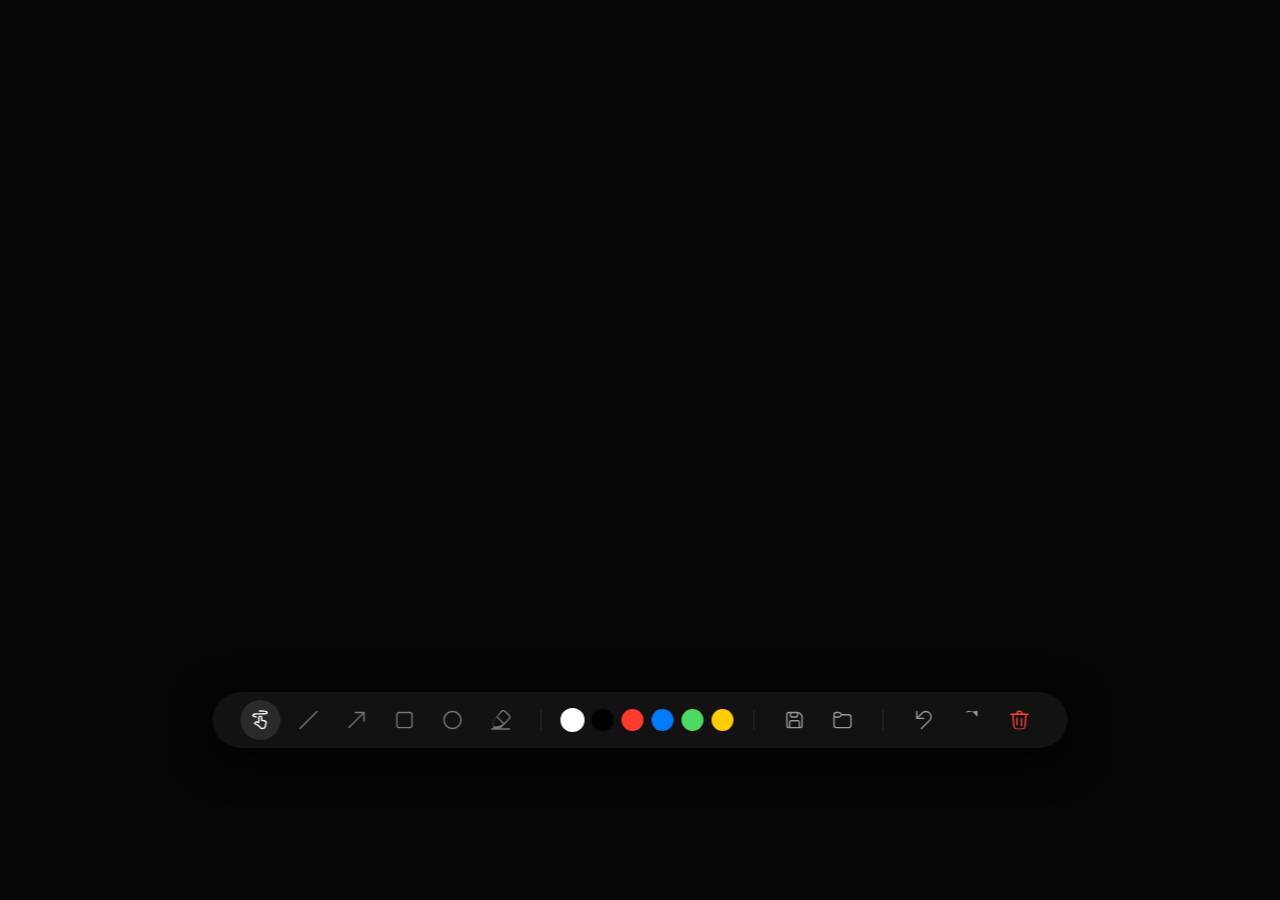
<file: white/index.html>
<!DOCTYPE html>
<html lang="es">
<head>
    <meta charset="UTF-8">
    <meta name="viewport" content="width=1024, user-scalable=no, initial-scale=1.0, maximum-scale=1.0">
    <title>Sketchboard Pro - iPad Mini 1</title>
    <meta charset="UTF-8">
    <meta name="viewport" content="width=1024, user-scalable=no, initial-scale=1.0, maximum-scale=1.0">
    <title>Sketchboard Pro - iPad Mini 1 (Safari 9 compatible)</title>
    <link rel="stylesheet" href="style.css">
    <!-- Google Fonts: Inter -->
    <link href="https://fonts.googleapis.com/css2?family=Inter:wght@300;400&display=swap" rel="stylesheet">
    <!-- Inline SVGs for compatibility -->
    <!-- Apple Web App Meta Tags -->
    <meta name="apple-mobile-web-app-capable" content="yes">
    <meta name="apple-mobile-web-app-status-bar-style" content="black-translucent">
    <meta name="format-detection" content="telephone=no">
</head>
<body class="dark-theme">
    <div id="app-container">
        <!-- Main Canvas Area -->
        <main id="canvas-wrapper">
            <canvas id="main-canvas"></canvas>
        </main>

        <!-- Unified Compact Toolbar (Native SVGs) -->
        <nav id="bottom-toolbar">
            <div class="tool-group">
                <button id="tool-pencil" class="tool-btn active" title="Lápiz">
                    <svg class="icon-svg" viewBox="0 0 24 24"><path d="M19.405 2.598c.316.253.595.636.595 1.152c0 .784-.5 1.296-1.068 1.594c-.545.285-1.258.442-2.01.537c-1.45.184-3.345.168-5.185.153l-.243-.002c-1.956-.016-3.829-.021-5.212.183c-.698.103-1.19.25-1.49.423c-.268.156-.292.27-.292.361l.001.002a.3.3 0 0 0 .075.083c.11.097.314.213.636.327c.638.226 1.534.376 2.486.468q.15.015.302.027v1.505a25 25 0 0 1-.447-.039c-.986-.095-2.028-.258-2.843-.547c-.405-.144-.807-.337-1.12-.61c-.325-.283-.59-.69-.59-1.214c0-.784.462-1.326 1.04-1.66c.548-.318 1.266-.498 2.022-.61c1.523-.225 3.525-.215 5.444-.2l.182.002c1.893.016 3.698.03 5.046-.14c.702-.089 1.2-.22 1.502-.378c.194-.102.246-.176.26-.222l-.028-.024c-.098-.078-.287-.178-.598-.276c-.615-.196-1.49-.324-2.46-.4c-1.595-.127-3.288-.107-4.198-.096L10.75 3a.75.75 0 0 1 0-1.5l.418-.004c.894-.011 2.685-.033 4.36.1c1 .08 2.014.217 2.797.466c.389.124.776.292 1.08.535m-5.41 6.731C13.928 7.968 13.098 7 11.749 7C10.342 7 9.5 8.056 9.5 9.509v4.168l-.259-.08c-1.191-.348-2.124-.367-2.826-.016c-.953.476-1.444 1.332-1.419 2.44a.75.75 0 0 0 .416.655l2.363 1.176l.097.052l.094.058l1.884 1.256l.193.139c.44.338.792.778 1.027 1.283l.029.062l.079.155a2.25 2.25 0 0 0 2.28 1.124l2.419-.347l.165-.03a2.25 2.25 0 0 0 1.689-1.617l1.048-3.923l.042-.18a3.25 3.25 0 0 0-2.601-3.857L14 11.625V9.509zm-2.992.038c.034-.592.286-.866.746-.866c.496 0 .75.318.75 1.008v2.742l.008.107a.75.75 0 0 0 .608.63l2.905.53l.07.016a1.75 1.75 0 0 1 1.239 2.143L16.28 19.6l-.036.105a.75.75 0 0 1-.582.444l-2.418.347l-.108.008a.75.75 0 0 1-.678-.434l-.03-.063l-.121-.244a4.96 4.96 0 0 0-1.626-1.793l-1.884-1.256l-.174-.108l-.181-.097l-1.905-.948l.038-.12c.09-.228.256-.392.51-.519c.437-.218 1.418-.078 2.879.524a.75.75 0 0 0 1.035-.693V9.51z"/></svg>
                </button>
                <button id="tool-line" class="tool-btn" title="Línea">
                    <svg class="icon-svg" viewBox="0 0 24 24"><path d="M21.784 2.22a.75.75 0 0 1 0 1.06L3.28 21.784a.75.75 0 1 1-1.06-1.06L20.723 2.22a.75.75 0 0 1 1.06 0"/></svg>
                </button>
                <button id="tool-arrow" class="tool-btn" title="Flecha">
                    <svg class="icon-svg" viewBox="0 0 24 24"><path d="M10.75 3a.75.75 0 0 0 0 1.5h7.67L3.22 19.7a.764.764 0 1 0 1.081 1.081l15.2-15.2v7.669a.75.75 0 0 0 1.5 0v-9.5a.75.75 0 0 0-.75-.75z"/></svg>
                </button>
                <button id="tool-rect" class="tool-btn" title="Rectángulo">
                    <svg class="icon-svg" viewBox="0 0 24 24"><path d="M3 6.25A3.25 3.25 0 0 1 6.25 3h11.5A3.25 3.25 0 0 1 21 6.25v11.5A3.25 3.25 0 0 1 17.75 21H6.25A3.25 3.25 0 0 1 3 17.75zM6.25 4.5A1.75 1.75 0 0 0 4.5 6.25v11.5c0 .966.784 1.75 1.75 1.75h11.5a1.75 1.75 0 0 0 1.75-1.75V6.25a1.75 1.75 0 0 0-1.75-1.75z"/></svg>
                </button>
                <button id="tool-circle" class="tool-btn" title="Círculo">
                    <svg class="icon-svg" viewBox="0 0 24 24"><path d="M12 3.5a8.5 8.5 0 1 0 0 17a8.5 8.5 0 0 0 0-17M2 12C2 6.477 6.477 2 12 2s10 4.477 10 10s-4.477 10-10 10S2 17.523 2 12"/></svg>
                </button>
                <button id="tool-eraser" class="tool-btn" title="Borrador">
                    <svg class="icon-svg" viewBox="0 0 24 24"><path d="M12.43 2.308a3.75 3.75 0 0 1 5.304 0l3.958 3.958a3.75 3.75 0 0 1 0 5.304l-8.23 8.23a3.75 3.75 0 0 1-2.651 1.099h-6.06a.75.75 0 0 1-.75-.75v-6.06a3.75 3.75 0 0 1 1.1-2.651zm4.243 1.06a2.25 2.25 0 0 0-3.182 0L8.796 8.064l7.14 7.14l4.695-4.695a2.25 2.25 0 0 0 0-3.182zM14.875 16.265l-7.141-7.14l-2.639 2.638a2.25 2.25 0 0 0-.66 1.591v5.394h5.394c.597 0 1.17-.237 1.591-.661zM2.22 21.03l19.563-.03a.75.75 0 1 1 .002 1.5l-19.563.03a.75.75 0 1 1-.002-1.5"/></svg>
                </button>
            </div>

            <div class="separator-v"></div>

            <div class="palette-container">
                <div class="color-swatch active" style="background-color: #FFFFFF;" data-color="#FFFFFF"></div>
                <div class="color-swatch" style="background-color: #000000;" data-color="#000000"></div>
                <div class="color-swatch" style="background-color: #FF3B30;" data-color="#FF3B30"></div>
                <div class="color-swatch" style="background-color: #007AFF;" data-color="#007AFF"></div>
                <div class="color-swatch" style="background-color: #4CD964;" data-color="#4CD964"></div>
                <div class="color-swatch" style="background-color: #FFCC00;" data-color="#FFCC00"></div>
            </div>

            <div class="separator-v"></div>

            <div class="history-controls">
                <button id="btn-save" class="action-btn" title="Guardar">
                    <svg class="icon-svg" viewBox="0 0 24 24"><path d="M3 5.75A2.75 2.75 0 0 1 5.75 3h9.965a3.25 3.25 0 0 1 2.298.952l2.035 2.035c.61.61.952 1.437.952 2.299v9.964A2.75 2.75 0 0 1 18.25 21H5.75A2.75 2.75 0 0 1 3 18.25zM5.75 4.5c-.69 0-1.25.56-1.25 1.25v12.5c0 .69.56 1.25 1.25 1.25H6v-5.25A2.25 2.25 0 0 1 8.25 12h7.5A2.25 2.25 0 0 1 18 14.25v5.25h.25c.69 0 1.25-.56 1.25-1.25V8.286c0-.465-.184-.91-.513-1.238l-2.035-2.035a1.75 1.75 0 0 0-.952-.49V7.25a2.25 2.25 0 0 1-2.25 2.25h-4.5A2.25 2.25 0 0 1 7 7.25V4.5zm10.75 15v-5.25a.75.75 0 0 0-.75-.75h-7.5a.75.75 0 0 0-.75.75v5.25zm-8-15v2.75c0 .414.336.75.75.75h4.5a.75.75 0 0 0 .75-.75V4.5z"/></svg>
                </button>
                <button id="btn-gallery" class="action-btn" title="Galería">
                    <svg class="icon-svg" viewBox="0 0 24 24"><path d="M3.5 6.25V8h4.629a.75.75 0 0 0 .53-.22l1.53-1.53l-1.53-1.53a.75.75 0 0 0-.53-.22H5.25A1.75 1.75 0 0 0 3.5 6.25m-1.5 0A3.25 3.25 0 0 1 5.25 3h2.879a2.25 2.25 0 0 1 1.59.659L11.562 5.5h7.189A3.25 3.25 0 0 1 22 8.75v9A3.25 3.25 0 0 1 18.75 21H5.25A3.25 3.25 0 0 1 2 17.75zM3.5 9.5v8.25c0 .966.784 1.75 1.75 1.75h13.5a1.75 1.75 0 0 0 1.75-1.75v-9A1.75 1.75 0 0 0 18.75 7h-7.19L9.72 8.841a2.25 2.25 0 0 1-1.591.659z"/></svg>
                </button>
                <div class="separator-v"></div>
                <button id="btn-undo" class="action-btn" title="Deshacer">
                    <svg class="icon-svg" viewBox="0 0 24 24"><path d="M4.75 2a.75.75 0 0 1 .743.648l.007.102v5.69l4.574-4.56a6.41 6.41 0 0 1 8.879-.179l.186.18a6.41 6.41 0 0 1 0 9.063l-8.846 8.84a.75.75 0 0 1-1.06-1.062l8.845-8.838a4.91 4.91 0 0 0-6.766-7.112l-.178.17L6.562 9.5h5.688a.75.75 0 0 1 .743.648l.007.102a.75.75 0 0 1-.648.743L12.25 11h-7.5a.75.75 0 0 1-.743-.648L4 10.25v-7.5A.75.75 0 0 1 4.75 2"/></svg>
                </button>
                <button id="btn-redo" class="action-btn" title="Rehacer">
                    <svg class="icon-svg" viewBox="0 0 24 24"><path d="M19.25 2a.75.75 0 0 0-.743.648l-.007.102v5.69l-4.574-4.56a6.41 6.41 0 0 0-8.878-.179l-.179l-.186.18a6.41 6.41 0 0 0 0 9.063l8.845 8.84a.75.75 0 0 0 1.06-1.062l-8.845-8.838a4.91 4.91 0 0 1 6.766-7.112l.178.17L17.438 9.5H11.75a.75.75 0 0 0-.743.648L11 10.25c0 .38.282.694.648.743l.102.007h7.5a.75.75 0 0 0 .743-.648L20 10.25v-7.5a.75.75 0 0 0-.75-.75"/></svg>
                </button>
                <button id="btn-clear" class="action-btn danger" title="Borrar">
                    <svg class="icon-svg" viewBox="0 0 24 24"><path d="M10 5h4a2 2 0 1 0-4 0M8.5 5a3.5 3.5 0 1 1 7 0h5.75a.75.75 0 0 1 0 1.5h-1.32l-1.17 12.111A3.75 3.75 0 0 1 15.026 22H8.974a3.75 3.75 0 0 1-3.733-3.389L4.07 6.5H2.75a.75.75 0 0 1 0-1.5zM10 9.75a.75.75 0 0 0-1.5 0v7.5a.75.75 0 0 0 1.5 0zm4.25 0a.75.75 0 0 1 .75.75v7.5a.75.75 0 0 1-1.5 0v-7.5a.75.75 0 0 1 .75-.75m-7.516 9.467a2.25 2.25 0 0 0 2.24 2.033h6.052a2.25 2.25 0 0 0 2.24-2.033L18.424 6.5H5.576z"/></svg>
                </button>
            </div>
        </nav>

        <!-- Gallery Overlay -->
        <div id="gallery-overlay" class="hidden">
            <div class="gallery-content">
                <header class="gallery-header">
                    <h2>Diseños Guardados</h2>
                    <button id="btn-close-gallery" class="close-btn">
                        <svg class="icon-svg" viewBox="0 0 24 24"><path d="m4.397 4.554l.073-.084a.75.75 0 0 1 .976-.073l.084.073L12 10.939l6.47-6.47a.75.75 0 1 1 1.06 1.061L13.061 12l6.47 6.47a.75.75 0 0 1 .072.976l-.073.084a.75.75 0 0 1-.976.073l-.084-.073L12 13.061l-6.47 6.47a.75.75 0 0 1-1.06-1.061L10.939 12l-6.47-6.47a.75.75 0 0 1-.072-.976l.073-.084z"/></svg>
                    </button>
                </header>
                <div id="gallery-list" class="gallery-grid"></div>
            </div>
        </div>
    </div>

    <!-- Application Script (ES5) -->
    <script src="app.js"></script>
</body>
</html>
</file>
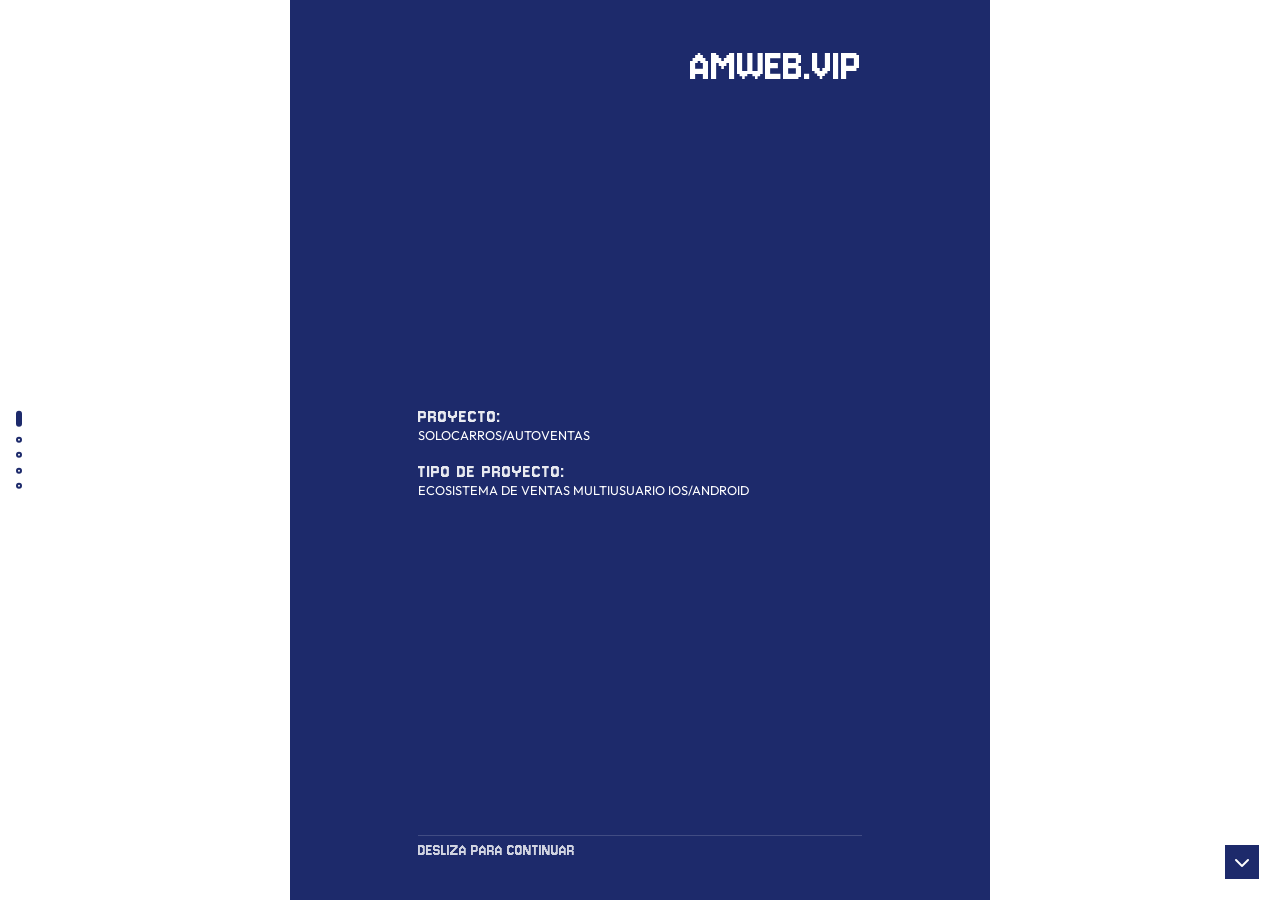
<file: cotizaciones/67/index.html>
<!DOCTYPE html>
<html lang="es">

<head>
    <meta charset="UTF-8">
    <meta name="viewport" content="width=device-width, initial-scale=1.0">
    <title>PRESUPUESTO 67</title>
    <meta name="description" content="PLATAFORMAS TECNOLÓGICAS A TU MEDIDA">
    <meta property="og:title" content="PRESUPUESTO 67">
    <meta property="og:description" content="PLATAFORMAS TECNOLÓGICAS A TU MEDIDA">
    <meta property="og:image" content="https://amweb.vip/cotizaciones/logo.png">
    <link rel="preconnect" href="https://fonts.googleapis.com">
    <link rel="preconnect" href="https://fonts.gstatic.com" crossorigin>
    <link href="https://fonts.googleapis.com/css2?family=Jersey+10&family=Outfit:wght@400;600;800&display=swap"
        rel="stylesheet">
    <link rel="stylesheet" href="https://cdnjs.cloudflare.com/ajax/libs/font-awesome/6.4.0/css/all.min.css">
    <style>
        :root {
            --azul: #1d2a6b;
            --blanco: #ffffff;
            --gris: #f4f5f8;
        }

        * {
            box-sizing: border-box;
            margin: 0;
            padding: 0;
        }

        body {
            font-family: 'Outfit', sans-serif;
            background-color: var(--blanco);
            color: var(--azul);
            height: 100dvh;
            overflow: hidden;
            display: flex;
            flex-direction: column;
        }

        /* Contenedor de Slides */
        .slides-container {
            flex: 1;
            display: flex;
            flex-direction: column;
            overflow-y: auto;
            scroll-snap-type: y mandatory;
            scroll-behavior: smooth;
            height: 100%;
            width: 100%;
        }

        .slide {
            scroll-snap-align: start;
            min-height: 100dvh;
            max-height: 100dvh;
            width: 100%;
            display: flex;
            flex-direction: column;
            justify-content: space-between;
            padding: 1.2rem 1.2rem 1.2rem 3rem;
            position: relative;
            overflow: hidden;
        }

        /* Estilos Slide 1: Portada (Azul) */
        .slide-portada {
            background-color: var(--azul);
            color: var(--blanco);
        }

        .logo-portada {
            font-family: 'Jersey 10', sans-serif;
            font-size: 3rem;
            text-align: right;
        }

        .logo-portada i {
            margin-right: 0.5rem;
            font-size: 2.4rem;
        }

        .info-portada {
            display: flex;
            flex-direction: column;
            gap: 1rem;
            margin-bottom: 1.5rem;
        }

        .meta-label {
            font-family: 'Jersey 10', sans-serif;
            font-size: 1.3rem;
            text-transform: uppercase;
            letter-spacing: 1px;
            opacity: 0.9;
        }

        .meta-value {
            font-weight: 400;
            font-size: 0.8rem;
            text-transform: uppercase;
            line-height: 1.2;
        }

        /* Estilos Generales Slides de Contenido (Fondo Blanco) */
        .slide-content {
            background-color: var(--blanco);
            color: var(--azul);
        }

        .slide-header {
            display: flex;
            justify-content: space-between;
            align-items: center;
            border-bottom: 2px solid var(--azul);
            padding-bottom: 0.3rem;
        }

        .slide-logo {
            font-family: 'Jersey 10', sans-serif;
            font-size: 2rem;
            text-decoration: none;
            color: var(--azul);
            display: flex;
            align-items: center;
            gap: 0.5rem;
        }

        .slide-tag {
            font-family: 'Jersey 10', sans-serif;
            font-size: 1.1rem;
            background-color: var(--azul);
            color: var(--blanco);
            padding: 0.1rem 0.4rem;
            display: flex;
            align-items: center;
            gap: 0.3rem;
        }

        .slide-body {
            flex: 1;
            display: flex;
            flex-direction: column;
            justify-content: center;
            padding: 0.8rem 0;
            gap: 0.6rem;
            overflow: hidden;
        }

        .slide-title {
            font-family: 'Jersey 10', sans-serif;
            font-size: 2rem;
            text-transform: uppercase;
            line-height: 1;
            margin-bottom: 0.2rem;
            display: flex;
            align-items: center;
            gap: 0.6rem;
        }

        /* Módulos */
        .module-list {
            display: flex;
            flex-direction: column;
            gap: 0.4rem;
        }

        .module-card {
            border: 2px solid var(--azul);
            padding: 0.5rem 0.8rem;
            display: flex;
            gap: 0.6rem;
            align-items: flex-start;
        }

        .module-card-icon {
            font-size: 1rem;
            margin-top: 0.1rem;
        }

        .module-card-content {
            flex: 1;
        }

        .module-name {
            font-weight: 800;
            font-size: 0.85rem;
            margin-bottom: 0.1rem;
            text-transform: uppercase;
        }

        .module-desc {
            font-size: 0.72rem;
            opacity: 0.9;
            line-height: 1.25;
        }

        /* Detalles Técnicos y Presupuesto */
        .tech-grid {
            display: grid;
            grid-template-columns: repeat(2, 1fr);
            gap: 0.4rem;
            margin-bottom: 0.4rem;
        }

        .tech-badge {
            border: 1px solid var(--azul);
            padding: 0.3rem;
            font-size: 0.7rem;
            text-align: center;
            font-weight: 600;
            display: flex;
            align-items: center;
            justify-content: center;
            gap: 0.3rem;
        }

        .budget-table {
            width: 100%;
            border-collapse: collapse;
            font-size: 0.72rem;
            margin-top: 0.2rem;
        }

        .budget-table th {
            font-family: 'Jersey 10', sans-serif;
            font-size: 1.1rem;
            text-align: left;
            background: var(--azul);
            color: var(--blanco);
            padding: 0.3rem;
        }

        .budget-table td {
            padding: 0.3rem;
            border-bottom: 1px solid rgba(29, 42, 107, 0.2);
        }

        .budget-table tr:last-child td {
            font-weight: 800;
            border-bottom: 2px solid var(--azul);
        }

        .price-col {
            text-align: right;
            font-weight: 600;
        }

        /* Términos */
        .terms-container {
            display: flex;
            flex-direction: column;
            gap: 0.5rem;
            max-height: 52dvh;
            overflow-y: auto;
            padding-right: 0.2rem;
        }

        .terms-block {
            border-left: 2px solid var(--azul);
            padding-left: 0.6rem;
            display: flex;
            gap: 0.6rem;
            align-items: flex-start;
        }

        .terms-icon {
            font-size: 0.95rem;
            margin-top: 0.1rem;
        }

        .terms-content {
            flex: 1;
        }

        .terms-title {
            font-weight: 800;
            font-size: 0.78rem;
            text-transform: uppercase;
            margin-bottom: 0.1rem;
        }

        .terms-text {
            font-size: 0.68rem;
            line-height: 1.35;
            opacity: 0.95;
        }

        /* Navegación Fija */
        .nav-controls {
            position: fixed;
            bottom: 1.2rem;
            right: 1.2rem;
            display: flex;
            flex-direction: column;
            gap: 0.4rem;
            z-index: 250;
        }

        .nav-btn {
            background-color: var(--azul);
            color: var(--blanco);
            border: 2px solid var(--blanco);
            width: 38px;
            height: 38px;
            display: flex;
            align-items: center;
            justify-content: center;
            font-size: 1rem;
            cursor: pointer;
            outline: none;
            transition: all 0.2s ease;
        }

        .nav-btn:hover {
            background-color: var(--blanco);
            color: var(--azul);
            border-color: var(--azul);
        }

        /* Indicador de progreso / Slide indicator */
        .slide-dots {
            position: fixed;
            left: 1rem;
            top: 50%;
            transform: translateY(-50%);
            display: flex;
            flex-direction: column;
            gap: 0.6rem;
            z-index: 250;
        }

        .dot {
            width: 6px;
            height: 6px;
            border: 2px solid var(--azul);
            border-radius: 50%;
            background: transparent;
            transition: all 0.3s ease;
        }

        .dot.active {
            background: var(--azul);
            height: 16px;
            border-radius: 3px;
        }

        .slide-portada~.slide-dots .dot {
            border-color: var(--blanco);
        }

        .slide-portada~.slide-dots .dot.active {
            background: var(--blanco);
        }

        /* Ocultar scrollbars */
        .slides-container::-webkit-scrollbar {
            display: none;
        }

        /* Footer de cada Slide */
        .slide-footer {
            font-family: 'Jersey 10', sans-serif;
            font-size: 1.1rem;
            display: flex;
            justify-content: space-between;
            align-items: center;
            border-top: 1px solid rgba(29, 42, 107, 0.1);
            padding-top: 0.3rem;
            opacity: 0.8;
        }

        .slide-portada .slide-footer {
            border-top: 1px solid rgba(255, 255, 255, 0.2);
        }

        @media (min-width: 768px) {
            .slide {
                padding: 2.5rem 8rem;
                max-width: 700px;
                margin: 0 auto;
            }

            .slide-title {
                font-size: 2.6rem;
            }

            .module-name {
                font-size: 1rem;
            }

            .module-desc {
                font-size: 0.85rem;
            }

            .budget-table {
                font-size: 0.85rem;
            }

            .terms-title {
                font-size: 0.9rem;
            }

            .terms-text {
                font-size: 0.8rem;
            }
        }

        @media (max-height: 740px) {
            .slide {
                padding: 0.8rem 1rem 0.8rem 2.8rem;
            }

            .logo-portada {
                font-size: 2.4rem;
            }

            .info-portada {
                gap: 0.6rem;
            }

            .meta-label {
                font-size: 1.1rem;
            }

            .meta-value {
                font-size: 1rem;
            }

            .slide-title {
                font-size: 1.6rem;
                margin-bottom: 0.1rem;
            }

            .module-list {
                gap: 0.3rem;
            }

            .module-card {
                padding: 0.35rem 0.6rem;
            }

            .module-name {
                font-size: 0.78rem;
            }

            .module-desc {
                font-size: 0.66rem;
            }

            .tech-grid {
                gap: 0.3rem;
                margin-bottom: 0.2rem;
            }

            .tech-badge {
                padding: 0.2rem;
                font-size: 0.62rem;
            }

            .budget-table {
                font-size: 0.65rem;
                margin-top: 0.1rem;
            }

            .budget-table th,
            .budget-table td {
                padding: 0.15rem 0.3rem;
            }

            .terms-container {
                max-height: 48dvh;
                gap: 0.35rem;
            }

            .terms-text {
                font-size: 0.62rem;
            }
        }

        .bg-icon-deco {
            position: absolute;
            bottom: -50px;
            right: -50px;
            width: 280px;
            height: auto;
            opacity: 0.06;
            z-index: 1;
            pointer-events: none;
        }
    </style>
</head>

<body>

    <!-- Dots de navegación -->
    <div class="slide-dots" id="dots-container">
        <div class="dot active"></div>
        <div class="dot"></div>
        <div class="dot"></div>
        <div class="dot"></div>
        <div class="dot"></div>
    </div>

    <!-- Botones de navegación -->
    <div class="nav-controls">
        <button class="nav-btn" onclick="navigate(1)"><i class="fa-solid fa-chevron-down"></i></button>
    </div>

    <div class="slides-container" id="slides-wrapper" onscroll="updateDots()">

        <!-- Slide 1: Portada -->
        <section class="slide slide-portada">
            <div class="logo-portada">AMWEB.VIP</div>

            <div class="info-portada">
                <div>
                    <div class="meta-label">Proyecto:</div>
                    <div class="meta-value">SOLOCARROS/AUTOVENTAS</div>
                </div>
                <div>
                    <div class="meta-label">Tipo de Proyecto:</div>
                    <div class="meta-value">ECOSISTEMA DE VENTAS MULTIUSUARIO IOS/ANDROID</div>
                </div>
            </div>

            <div class="slide-footer">
                <span>DESLIZA PARA CONTINUAR</span>
            </div>
        </section>

        <!-- Slide 2: Módulos Apps -->
        <section class="slide slide-content">
            <img src="../../assets/cohete.svg" class="bg-icon-deco" alt="Deco">
            <div class="slide-header">
                <span class="slide-logo">AMWEB.VIP</span>
                <span class="slide-tag"><i class="fa-solid fa-mobile-screen-button"></i> MÓDULO APPS</span>
            </div>

            <div class="slide-body">
                <h2 class="slide-title"><i class="fa-solid fa-mobile-screen-button"></i> APLICACIÓN MÓVIL</h2>
                <div class="module-list">
                    <div class="module-card">
                        <i class="fa-solid fa-shield-halved module-card-icon"></i>
                        <div class="module-card-content">
                            <div class="module-name">Acceso e Identidad</div>
                            <div class="module-desc">Splash screen, inicio de sesión, recuperación de cuenta y registro
                                biométrico.</div>
                        </div>
                    </div>
                    <div class="module-card">
                        <i class="fa-solid fa-magnifying-glass module-card-icon"></i>
                        <div class="module-card-content">
                            <div class="module-name">Navegación del Usuario</div>
                            <div class="module-desc">Feed de vehículos, motor de búsqueda inteligente con filtros
                                (marca, modelo, año) y vista detallada.</div>
                        </div>
                    </div>
                    <div class="module-card">
                        <i class="fa-solid fa-square-plus module-card-icon"></i>
                        <div class="module-card-content">
                            <div class="module-name">Flujo del Vendedor</div>
                            <div class="module-desc">Formulario de publicación con carga de cámara, gestión de
                                inventario y estatus de anuncios.</div>
                        </div>
                    </div>
                    <div class="module-card">
                        <i class="fa-solid fa-user-gear module-card-icon"></i>
                        <div class="module-card-content">
                            <div class="module-name">Ajustes y Perfil</div>
                            <div class="module-desc">Gestión de datos personales, historial de notificaciones y
                                configuración de cuenta.</div>
                        </div>
                    </div>
                </div>
            </div>

            <div class="slide-footer">
                <span>SOLOCARROS</span>
            </div>
        </section>

        <!-- Slide 3: Módulo Administrativo -->
        <section class="slide slide-content">
            <img src="../../assets/robot.svg" class="bg-icon-deco" alt="Deco">
            <div class="slide-header">
                <span class="slide-logo">AMWEB.VIP</span>
                <span class="slide-tag"><i class="fa-solid fa-gears"></i> MÓDULO ADMIN</span>
            </div>

            <div class="slide-body">
                <h2 class="slide-title"><i class="fa-solid fa-gears"></i> PANEL ADMINISTRATIVO</h2>
                <div class="module-list">
                    <div class="module-card">
                        <i class="fa-solid fa-chart-line module-card-icon"></i>
                        <div class="module-card-content">
                            <div class="module-name">Dashboard</div>
                            <div class="module-desc">Panel de control con métricas globales, actividad reciente y
                                monitoreo de estados del sistema.</div>
                        </div>
                    </div>
                    <div class="module-card">
                        <i class="fa-solid fa-users-gear module-card-icon"></i>
                        <div class="module-card-content">
                            <div class="module-name">Gestión de Usuarios</div>
                            <div class="module-desc">Listado, supervisión y validación manual de perfiles (verificación
                                de identidad).</div>
                        </div>
                    </div>
                    <div class="module-card">
                        <i class="fa-solid fa-file-invoice module-card-icon"></i>
                        <div class="module-card-content">
                            <div class="module-name">Administración de Publicaciones</div>
                            <div class="module-desc">Auditoría y control de inventario (publicaciones activas,
                                pendientes y vencidas).</div>
                        </div>
                    </div>
                    <div class="module-card">
                        <i class="fa-solid fa-credit-card module-card-icon"></i>
                        <div class="module-card-content">
                            <div class="module-name">Módulo Transaccional</div>
                            <div class="module-desc">Revisión y aprobación de comprobantes de pago para activación
                                inmediata de anuncios.</div>
                        </div>
                    </div>
                    <div class="module-card">
                        <i class="fa-solid fa-rectangle-ad module-card-icon"></i>
                        <div class="module-card-content">
                            <div class="module-name">Publicidad</div>
                            <div class="module-desc">Gestión de espacios publicitarios, carga de banners promocionales y
                                control de rotación.</div>
                        </div>
                    </div>
                </div>
            </div>

            <div class="slide-footer">
                <span>SOLOCARROS</span>
            </div>
        </section>

        <!-- Slide 4: Detalles Técnicos & Presupuesto -->
        <section class="slide slide-content">
            <img src="../../assets/sistema_solar.svg" class="bg-icon-deco" alt="Deco">
            <div class="slide-header">
                <span class="slide-logo">AMWEB.VIP</span>
                <span class="slide-tag"><i class="fa-solid fa-file-invoice-dollar"></i> PRESUPUESTO</span>
            </div>

            <div class="slide-body">
                <h2 class="slide-title"><i class="fa-solid fa-circle-info"></i> PRESUPUESTO Y TECNOLOGÍA</h2>

                <div class="tech-grid">
                    <div class="tech-badge"><i class="fa-brands fa-html5"></i> HTML5/CSS3/JS</div>
                    <div class="tech-badge"><i class="fa-solid fa-server"></i> PHP/MySQL/PDO</div>
                    <div class="tech-badge"><i class="fa-solid fa-mobile-screen"></i> Flutter / React Native</div>
                    <div class="tech-badge"><i class="fa-brands fa-react"></i> React.js</div>
                    <div class="tech-badge"><i class="fa-solid fa-fire"></i> Firebase </div>
                    <div class="tech-badge"><i class="fa-solid fa-calendar-days"></i> 90 Días Entrega</div>
                </div>

                <table class="budget-table">
                    <thead>
                        <tr>
                            <th>Concepto</th>
                            <th class="price-col">Precio</th>
                        </tr>
                    </thead>
                    <tbody>
                        <tr>
                            <td>Creación de Marca para App (Logo, Colores, Botones)</td>
                            <td class="price-col">$400.00</td>
                        </tr>
                        <tr>
                            <td>Desarrollo de la Base de Datos MySQL (Estándares de Ciberseguridad)</td>
                            <td class="price-col">$200.00</td>
                        </tr>
                        <tr>
                            <td>Programación Panel Administrativo (5 Módulos)</td>
                            <td class="price-col">$900.00</td>
                        </tr>
                        <tr>
                            <td>Programación App Móvil iPhone (4 Módulos)</td>
                            <td class="price-col">$800.00</td>
                        </tr>
                        <tr>
                            <td>Programación App Móvil Android (4 Módulos)</td>
                            <td class="price-col">$600.00</td>
                        </tr>
                        <tr>
                            <td>Módulo de Seguridad (Biometría y Cédula)</td>
                            <td class="price-col">$500.00</td>
                        </tr>
                        <tr>
                            <td>Despliegue a las tiendas Primera Vez</td>
                            <td class="price-col">$300.00</td>
                        </tr>
                        <tr>
                            <td>Total Propuesta</td>
                            <td class="price-col">$3,700.00</td>
                        </tr>
                    </tbody>
                </table>
            </div>

            <div class="slide-footer">
                <span>SOLOCARROS</span>
            </div>
        </section>

        <!-- Slide 5: Términos y Condiciones -->
        <section class="slide slide-content">
            <img src="../../assets/estrella_fugaz.svg" class="bg-icon-deco" alt="Deco">
            <div class="slide-header">
                <span class="slide-logo">AMWEB.VIP</span>
                <span class="slide-tag"><i class="fa-solid fa-scale-balanced"></i> CONDICIONES</span>
            </div>

            <div class="slide-body">
                <h2 class="slide-title"><i class="fa-solid fa-handshake-angle"></i> TÉRMINOS DE SERVICIO</h2>
                <div class="terms-container">
                    <div class="terms-block">
                        <i class="fa-solid fa-copyright terms-icon"></i>
                        <div class="terms-content">
                            <div class="terms-title">Propiedad Intelectual</div>
                            <div class="terms-text">El código fuente, diseño y arquitectura son propiedad del
                                desarrollador hasta la cancelación total de los honorarios. Tras el pago final, los
                                derechos de uso sobre el producto terminado se transfieren al cliente.</div>
                        </div>
                    </div>
                    <div class="terms-block">
                        <i class="fa-solid fa-store terms-icon"></i>
                        <div class="terms-content">
                            <div class="terms-title">Gestión de Tiendas y Mantenimiento</div>
                            <div class="terms-text">El cliente abonará una cuota anual de $100.00 USD por concepto de
                                mantenimiento de presencia y gestión integral de las aplicaciones en App Store y Google
                                Play. Este monto incluye las membresías exigidas por ambas plataformas. Este valor es
                                vigente a la fecha de emisión y podrá ajustarse anualmente según variaciones en los
                                costos operativos o tarifas impuestas por Apple y Google. Esta cuota no incluye el
                                desarrollo de actualizaciones, nuevas funcionalidades ni cambios de diseño; estos
                                servicios serán presupuestados por separado.</div>
                        </div>
                    </div>
                    <div class="terms-block">
                        <i class="fa-solid fa-user-shield terms-icon"></i>
                        <div class="terms-content">
                            <div class="terms-title">Garantía y Soporte Técnico</div>
                            <div class="terms-text">El proyecto incluye 3 meses de soporte gratuito tras el despliegue.
                                Este periodo cubre exclusivamente la corrección de errores de programación (bugs). Se
                                establecen 4 semanas de periodo de estabilización tras el lanzamiento, las cuales forman
                                parte de los 3 meses de garantía. Al finalizar este periodo, el soporte técnico será
                                opcional y se formalizará mediante un nuevo contrato de fee mensual.</div>
                        </div>
                    </div>
                    <div class="terms-block">
                        <i class="fa-solid fa-clock terms-icon"></i>
                        <div class="terms-content">
                            <div class="terms-title">Gestión y Disponibilidad</div>
                            <div class="terms-text">Los tiempos de revisión, aprobación o rechazo de Apple o Google son
                                externos al control del desarrollador y no son imputables a su responsabilidad. El
                                desarrollador se compromete a responder solicitudes de soporte técnico en un plazo
                                máximo de 48 horas hábiles tras la recepción de un reporte formal.</div>
                        </div>
                    </div>
                </div>
            </div>

            <div class="slide-footer">
                <span>SOLOCARROS</span>
            </div>
        </section>

    </div>

    <script>
        const wrapper = document.getElementById('slides-wrapper');
        const dots = document.querySelectorAll('.dot');
        const navBtn = document.querySelector('.nav-btn');
        const navIcon = navBtn.querySelector('i');

        function updateDots() {
            const slideHeight = wrapper.clientHeight;
            const scrollPosition = wrapper.scrollTop;
            const currentSlide = Math.round(scrollPosition / slideHeight);

            dots.forEach((dot, index) => {
                if (index === currentSlide) {
                    dot.classList.add('active');
                } else {
                    dot.classList.remove('active');
                }
            });

            if (currentSlide === dots.length - 1) {
                navIcon.className = 'fa-solid fa-chevron-up';
            } else {
                navIcon.className = 'fa-solid fa-chevron-down';
            }
        }

        function navigate() {
            const slideHeight = wrapper.clientHeight;
            const scrollPosition = wrapper.scrollTop;
            const currentSlide = Math.round(scrollPosition / slideHeight);

            let targetSlide = currentSlide;

            if (currentSlide === dots.length - 1) {
                targetSlide = 0;
            } else {
                targetSlide = currentSlide + 1;
            }

            wrapper.scrollTo({
                top: targetSlide * slideHeight,
                behavior: 'smooth'
            });
        }
    </script>
</body>

</html>
</file>
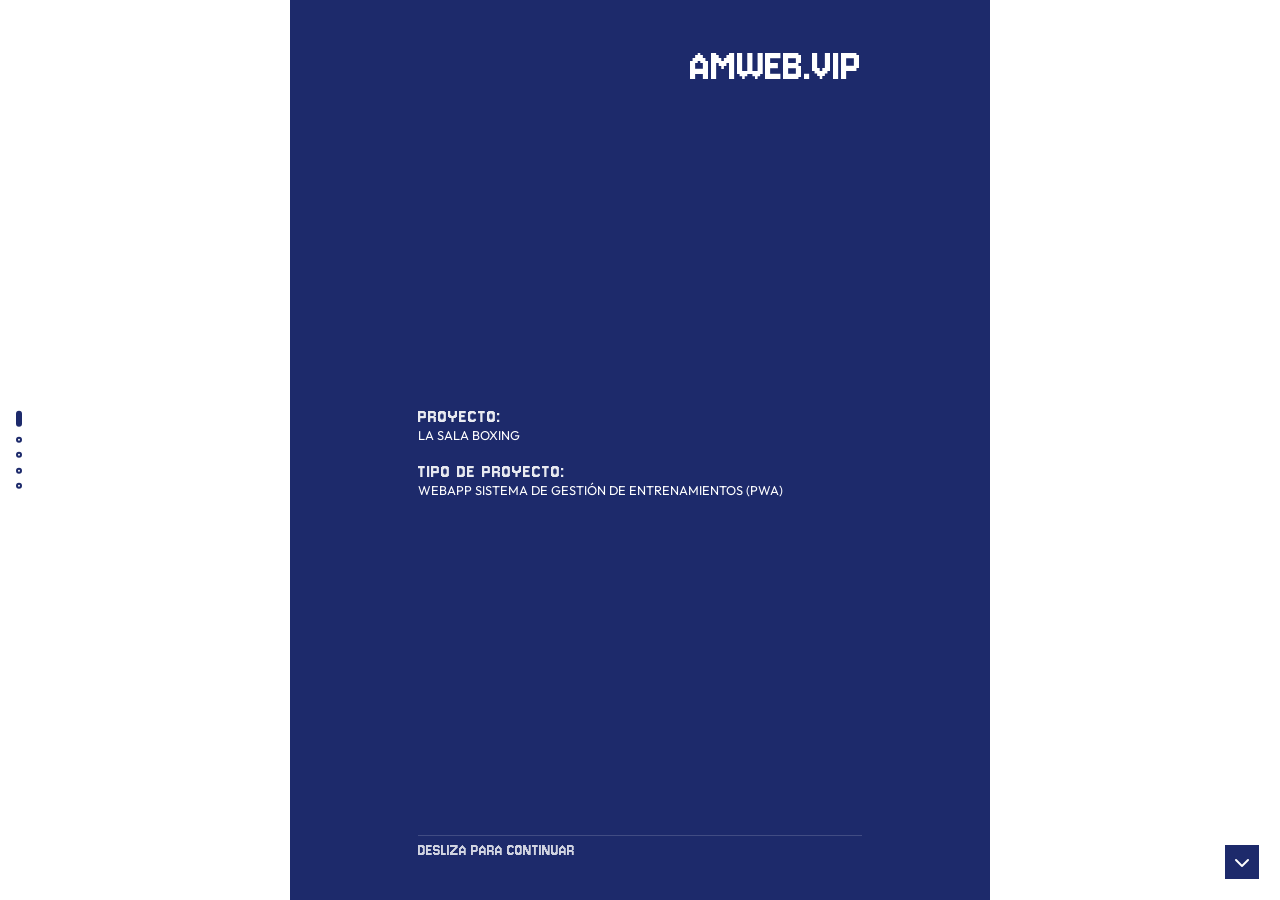
<file: cotizaciones/lasalaboxing/index.html>
<!DOCTYPE html>
<html lang="es">

<head>
    <meta charset="UTF-8">
    <meta name="viewport" content="width=device-width, initial-scale=1.0">
    <title>PRESUPUESTO 68</title>
    <meta name="description" content="PLATAFORMAS TECNOLÓGICAS A TU MEDIDA">
    <meta property="og:title" content="PRESUPUESTO 68">
    <meta property="og:description" content="PLATAFORMAS TECNOLÓGICAS A TU MEDIDA">
    <meta property="og:image" content="https://amweb.vip/cotizaciones/logo.png">
    <link rel="preconnect" href="https://fonts.googleapis.com">
    <link rel="preconnect" href="https://fonts.gstatic.com" crossorigin>
    <link href="https://fonts.googleapis.com/css2?family=Jersey+10&family=Outfit:wght@400;600;800&display=swap"
        rel="stylesheet">
    <link rel="stylesheet" href="https://cdnjs.cloudflare.com/ajax/libs/font-awesome/6.4.0/css/all.min.css">
    <style>
        :root {
            --azul: #1d2a6b;
            --blanco: #ffffff;
            --gris: #f4f5f8;
        }

        * {
            box-sizing: border-box;
            margin: 0;
            padding: 0;
        }

        body {
            font-family: 'Outfit', sans-serif;
            background-color: var(--blanco);
            color: var(--azul);
            height: 100dvh;
            overflow: hidden;
            display: flex;
            flex-direction: column;
        }

        /* Contenedor de Slides */
        .slides-container {
            flex: 1;
            display: flex;
            flex-direction: column;
            overflow-y: auto;
            scroll-snap-type: y mandatory;
            scroll-behavior: smooth;
            height: 100%;
            width: 100%;
        }

        .slide {
            scroll-snap-align: start;
            min-height: 100dvh;
            max-height: 100dvh;
            width: 100%;
            display: flex;
            flex-direction: column;
            justify-content: space-between;
            padding: 1.2rem 1.2rem 1.2rem 3rem;
            position: relative;
            overflow: hidden;
        }

        /* Estilos Slide 1: Portada (Azul) */
        .slide-portada {
            background-color: var(--azul);
            color: var(--blanco);
        }

        .logo-portada {
            font-family: 'Jersey 10', sans-serif;
            font-size: 3rem;
            text-align: right;
        }

        .logo-portada i {
            margin-right: 0.5rem;
            font-size: 2.4rem;
        }

        .info-portada {
            display: flex;
            flex-direction: column;
            gap: 1rem;
            margin-bottom: 1.5rem;
        }

        .meta-label {
            font-family: 'Jersey 10', sans-serif;
            font-size: 1.3rem;
            text-transform: uppercase;
            letter-spacing: 1px;
            opacity: 0.9;
        }

        .meta-value {
            font-weight: 400;
            font-size: 0.8rem;
            text-transform: uppercase;
            line-height: 1.2;
        }

        /* Estilos Generales Slides de Contenido (Fondo Blanco) */
        .slide-content {
            background-color: var(--blanco);
            color: var(--azul);
        }

        .slide-header {
            display: flex;
            justify-content: space-between;
            align-items: center;
            border-bottom: 2px solid var(--azul);
            padding-bottom: 0.3rem;
        }

        .slide-logo {
            font-family: 'Jersey 10', sans-serif;
            font-size: 2rem;
            text-decoration: none;
            color: var(--azul);
            display: flex;
            align-items: center;
            gap: 0.5rem;
        }

        .slide-tag {
            font-family: 'Jersey 10', sans-serif;
            font-size: 1.1rem;
            background-color: var(--azul);
            color: var(--blanco);
            padding: 0.1rem 0.4rem;
            display: flex;
            align-items: center;
            gap: 0.3rem;
        }

        .slide-body {
            flex: 1;
            display: flex;
            flex-direction: column;
            justify-content: center;
            padding: 0.8rem 0;
            gap: 0.6rem;
            overflow: hidden;
        }

        .slide-title {
            font-family: 'Jersey 10', sans-serif;
            font-size: 2rem;
            text-transform: uppercase;
            line-height: 1;
            margin-bottom: 0.2rem;
            display: flex;
            align-items: center;
            gap: 0.6rem;
        }

        /* Módulos */
        .module-list {
            display: flex;
            flex-direction: column;
            gap: 0.4rem;
        }

        .module-card {
            border: 2px solid var(--azul);
            padding: 0.5rem 0.8rem;
            display: flex;
            gap: 0.6rem;
            align-items: flex-start;
        }

        .module-card-icon {
            font-size: 1rem;
            margin-top: 0.1rem;
        }

        .module-card-content {
            flex: 1;
        }

        .module-name {
            font-weight: 800;
            font-size: 0.85rem;
            margin-bottom: 0.1rem;
            text-transform: uppercase;
        }

        .module-desc {
            font-size: 0.72rem;
            opacity: 0.9;
            line-height: 1.25;
        }

        /* Detalles Técnicos y Presupuesto */
        .tech-grid {
            display: grid;
            grid-template-columns: repeat(2, 1fr);
            gap: 0.4rem;
            margin-bottom: 0.4rem;
        }

        .tech-badge {
            border: 1px solid var(--azul);
            padding: 0.3rem;
            font-size: 0.7rem;
            text-align: center;
            font-weight: 600;
            display: flex;
            align-items: center;
            justify-content: center;
            gap: 0.3rem;
        }

        .budget-table {
            width: 100%;
            border-collapse: collapse;
            font-size: 0.72rem;
            margin-top: 0.2rem;
        }

        .budget-table th {
            font-family: 'Jersey 10', sans-serif;
            font-size: 1.1rem;
            text-align: left;
            background: var(--azul);
            color: var(--blanco);
            padding: 0.3rem;
        }

        .budget-table td {
            padding: 0.3rem;
            border-bottom: 1px solid rgba(29, 42, 107, 0.2);
        }

        .budget-table tr:last-child td {
            font-weight: 800;
            border-bottom: 2px solid var(--azul);
        }

        .price-col {
            text-align: right;
            font-weight: 600;
        }

        /* Términos */
        .terms-container {
            display: flex;
            flex-direction: column;
            gap: 0.5rem;
            max-height: 52dvh;
            overflow-y: auto;
            padding-right: 0.2rem;
        }

        .terms-block {
            border-left: 2px solid var(--azul);
            padding-left: 0.6rem;
            display: flex;
            gap: 0.6rem;
            align-items: flex-start;
        }

        .terms-icon {
            font-size: 0.95rem;
            margin-top: 0.1rem;
        }

        .terms-content {
            flex: 1;
        }

        .terms-title {
            font-weight: 800;
            font-size: 0.78rem;
            text-transform: uppercase;
            margin-bottom: 0.1rem;
        }

        .terms-text {
            font-size: 0.68rem;
            line-height: 1.35;
            opacity: 0.95;
        }

        /* Navegación Fija */
        .nav-controls {
            position: fixed;
            bottom: 1.2rem;
            right: 1.2rem;
            display: flex;
            flex-direction: column;
            gap: 0.4rem;
            z-index: 250;
        }

        .nav-btn {
            background-color: var(--azul);
            color: var(--blanco);
            border: 2px solid var(--blanco);
            width: 38px;
            height: 38px;
            display: flex;
            align-items: center;
            justify-content: center;
            font-size: 1rem;
            cursor: pointer;
            outline: none;
            transition: all 0.2s ease;
        }

        .nav-btn:hover {
            background-color: var(--blanco);
            color: var(--azul);
            border-color: var(--azul);
        }

        /* Indicador de progreso / Slide indicator */
        .slide-dots {
            position: fixed;
            left: 1rem;
            top: 50%;
            transform: translateY(-50%);
            display: flex;
            flex-direction: column;
            gap: 0.6rem;
            z-index: 250;
        }

        .dot {
            width: 6px;
            height: 6px;
            border: 2px solid var(--azul);
            border-radius: 50%;
            background: transparent;
            transition: all 0.3s ease;
        }

        .dot.active {
            background: var(--azul);
            height: 16px;
            border-radius: 3px;
        }

        .slide-portada~.slide-dots .dot {
            border-color: var(--blanco);
        }

        .slide-portada~.slide-dots .dot.active {
            background: var(--blanco);
        }

        /* Ocultar scrollbars */
        .slides-container::-webkit-scrollbar {
            display: none;
        }

        /* Footer de cada Slide */
        .slide-footer {
            font-family: 'Jersey 10', sans-serif;
            font-size: 1.1rem;
            display: flex;
            justify-content: space-between;
            align-items: center;
            border-top: 1px solid rgba(29, 42, 107, 0.1);
            padding-top: 0.3rem;
            opacity: 0.8;
        }

        .slide-portada .slide-footer {
            border-top: 1px solid rgba(255, 255, 255, 0.2);
        }

        @media (min-width: 768px) {
            .slide {
                padding: 2.5rem 8rem;
                max-width: 700px;
                margin: 0 auto;
            }

            .slide-title {
                font-size: 2.6rem;
            }

            .module-name {
                font-size: 1rem;
            }

            .module-desc {
                font-size: 0.85rem;
            }

            .budget-table {
                font-size: 0.85rem;
            }

            .terms-title {
                font-size: 0.9rem;
            }

            .terms-text {
                font-size: 0.8rem;
            }
        }

        @media (max-height: 740px) {
            .slide {
                padding: 0.8rem 1rem 0.8rem 2.8rem;
            }

            .logo-portada {
                font-size: 2.4rem;
            }

            .info-portada {
                gap: 0.6rem;
            }

            .meta-label {
                font-size: 1.1rem;
            }

            .meta-value {
                font-size: 1rem;
            }

            .slide-title {
                font-size: 1.6rem;
                margin-bottom: 0.1rem;
            }

            .module-list {
                gap: 0.3rem;
            }

            .module-card {
                padding: 0.35rem 0.6rem;
            }

            .module-name {
                font-size: 0.78rem;
            }

            .module-desc {
                font-size: 0.66rem;
            }

            .tech-grid {
                gap: 0.3rem;
                margin-bottom: 0.2rem;
            }

            .tech-badge {
                padding: 0.2rem;
                font-size: 0.62rem;
            }

            .budget-table {
                font-size: 0.65rem;
                margin-top: 0.1rem;
            }

            .budget-table th,
            .budget-table td {
                padding: 0.15rem 0.3rem;
            }

            .terms-container {
                max-height: 48dvh;
                gap: 0.35rem;
            }

            .terms-text {
                font-size: 0.62rem;
            }
        }
    </style>
</head>

<body>

    <!-- Dots de navegación -->
    <div class="slide-dots" id="dots-container">
        <div class="dot active"></div>
        <div class="dot"></div>
        <div class="dot"></div>
        <div class="dot"></div>
        <div class="dot"></div>
    </div>

    <!-- Botones de navegación -->
    <div class="nav-controls">
        <button class="nav-btn" onclick="navigate(1)"><i class="fa-solid fa-chevron-down"></i></button>
    </div>

    <div class="slides-container" id="slides-wrapper" onscroll="updateDots()">

        <!-- Slide 1: Portada -->
        <section class="slide slide-portada">
            <div class="logo-portada">AMWEB.VIP</div>

            <div class="info-portada">
                <div>
                    <div class="meta-label">Proyecto:</div>
                    <div class="meta-value">La Sala Boxing</div>
                </div>
                <div>
                    <div class="meta-label">Tipo de Proyecto:</div>
                    <div class="meta-value">WebApp Sistema de Gestión de Entrenamientos (PWA)</div>
                </div>
            </div>

            <div class="slide-footer">
                <span>DESLIZA PARA CONTINUAR</span>
            </div>
        </section>

        <!-- Slide 2: Módulo App Instructor PWA -->
        <section class="slide slide-content">
            <div class="slide-header">
                <span class="slide-logo">AMWEB.VIP</span>
                <span class="slide-tag"><i class="fa-solid fa-mobile-screen-button"></i> PWA INSTRUCTOR</span>
            </div>

            <div class="slide-body">
                <h2 class="slide-title"><i class="fa-solid fa-mobile-screen-button"></i> APP INSTRUCTOR</h2>
                <div class="module-list">
                    <div class="module-card">
                        <i class="fa-solid fa-shield-halved module-card-icon"></i>
                        <div class="module-card-content">
                            <div class="module-name">Acceso e Identidad</div>
                            <div class="module-desc">Inicio de sesión seguro con registro de IP y dispositivo en base de datos.</div>
                        </div>
                    </div>
                    <div class="module-card">
                        <i class="fa-solid fa-images module-card-icon"></i>
                        <div class="module-card-content">
                            <div class="module-name">Vista de Entrenamiento (Slides)</div>
                            <div class="module-desc">Interfaz inmersiva (pantalla completa) con navegación de tarjetas por cada paso de la rutina. Cada slide incorpora de manera independiente su propio reproductor de video embebido y su propio reproductor de música dedicado.</div>
                        </div>
                    </div>
                    <div class="module-card">
                        <i class="fa-solid fa-circle-play module-card-icon"></i>
                        <div class="module-card-content">
                            <div class="module-name">Integración Multimedia</div>
                            <div class="module-desc">Control de audio integrado con Media Session API para garantizar la reproducción continua vía Bluetooth en segundo plano, permitiendo el manejo del reproductor de música de cada slide incluso con la pantalla bloqueada durante la clase.</div>
                        </div>
                    </div>
                    <div class="module-card">
                        <i class="fa-solid fa-comment-dots module-card-icon"></i>
                        <div class="module-card-content">
                            <div class="module-name">Feedback y Control</div>
                            <div class="module-desc">Casilla de confirmación de lectura y campo de texto para retroalimentación por cada paso ejecutado.</div>
                        </div>
                    </div>
                    <div class="module-card">
                        <i class="fa-solid fa-bell module-card-icon"></i>
                        <div class="module-card-content">
                            <div class="module-name">Notificaciones</div>
                            <div class="module-desc">Recepción de alertas Push en tiempo real (VAPID).</div>
                        </div>
                    </div>
                </div>
            </div>

            <div class="slide-footer">
                <span>LA SALA BOXING</span>
            </div>
        </section>

        <!-- Slide 3: Módulo Administrativo -->
        <section class="slide slide-content">
            <div class="slide-header">
                <span class="slide-logo">AMWEB.VIP</span>
                <span class="slide-tag"><i class="fa-solid fa-gears"></i> MÓDULO ADMIN</span>
            </div>

            <div class="slide-body">
                <h2 class="slide-title"><i class="fa-solid fa-gears"></i> PANEL ADMINISTRATIVO</h2>
                <div class="module-list">
                    <div class="module-card">
                        <i class="fa-solid fa-calendar-days module-card-icon"></i>
                        <div class="module-card-content">
                            <div class="module-name">Dashboard y Calendario</div>
                            <div class="module-desc">Interfaz gráfica para la programación diaria de entrenamientos y asignación de rutinas.</div>
                        </div>
                    </div>
                    <div class="module-card">
                        <i class="fa-solid fa-users-gear module-card-icon"></i>
                        <div class="module-card-content">
                            <div class="module-name">Gestión de Usuarios</div>
                            <div class="module-desc">Control de accesos y roles para administradores e instructores, con visor de logs de conexión.</div>
                        </div>
                    </div>
                    <div class="module-card">
                        <i class="fa-solid fa-pen-to-square module-card-icon"></i>
                        <div class="module-card-content">
                            <div class="module-name">Creador de Tarjetas de Rutina</div>
                            <div class="module-desc">Formulario avanzado con editor de texto enriquecido (negritas, subrayados) y campos para la asignación de enlaces de video y archivos de audio independientes por cada paso.</div>
                        </div>
                    </div>
                    <div class="module-card">
                        <i class="fa-solid fa-cubes module-card-icon"></i>
                        <div class="module-card-content">
                            <div class="module-name">Constructor de Entrenamientos</div>
                            <div class="module-desc">Herramienta para agrupar múltiples "pasos" dentro de un solo día de entrenamiento.</div>
                        </div>
                    </div>
                </div>
            </div>

            <div class="slide-footer">
                <span>LA SALA BOXING</span>
            </div>
        </section>

        <!-- Slide 4: Detalles Técnicos & Presupuesto -->
        <section class="slide slide-content">
            <div class="slide-header">
                <span class="slide-logo">AMWEB.VIP</span>
                <span class="slide-tag"><i class="fa-solid fa-file-invoice-dollar"></i> PRESUPUESTO</span>
            </div>

            <div class="slide-body">
                <h2 class="slide-title"><i class="fa-solid fa-circle-info"></i> PRESUPUESTO Y TECNOLOGÍA</h2>

                <div class="tech-grid">
                    <div class="tech-badge"><i class="fa-brands fa-html5"></i> HTML5/CSS3/JS</div>
                    <div class="tech-badge"><i class="fa-solid fa-server"></i> PHP/MySQL/PDO</div>
                    <div class="tech-badge"><i class="fa-solid fa-mobile-screen"></i> PWA/Quill.js</div>
                    <div class="tech-badge"><i class="fa-solid fa-calendar-days"></i> 10 Días Entrega</div>
                </div>

                <table class="budget-table">
                    <thead>
                        <tr>
                            <th>Concepto</th>
                            <th class="price-col">Precio</th>
                        </tr>
                    </thead>
                    <tbody>
                        <tr>
                            <td>Diseño de Interfaz UI/UX (PWA Instructor y Panel Administrativo)</td>
                            <td class="price-col">$50.00</td>
                        </tr>
                        <tr>
                            <td>Desarrollo de Base de Datos y API RESTful (Estándares de Ciberseguridad)</td>
                            <td class="price-col">$50.00</td>
                        </tr>
                        <tr>
                            <td>Programación Panel Administrativo (Calendario y Gestión de Rutinas)</td>
                            <td class="price-col">$130.00</td>
                        </tr>
                        <tr>
                            <td>Programación App Instructor PWA (Vista Slides, Media Session API)</td>
                            <td class="price-col">$120.00</td>
                        </tr>
                        <tr>
                            <td>Módulo de Notificaciones Push (VAPID) y Log de Auditoría de Accesos</td>
                            <td class="price-col">$50.00</td>
                        </tr>
                        <tr>
                            <td>Total Propuesta</td>
                            <td class="price-col">$400.00</td>
                        </tr>
                    </tbody>
                </table>
            </div>

            <div class="slide-footer">
                <span>MANTENIMIENTO ANUAL: $100.00</span>
            </div>
        </section>

        <!-- Slide 5: Términos y Condiciones -->
        <section class="slide slide-content">
            <div class="slide-header">
                <span class="slide-logo">AMWEB.VIP</span>
                <span class="slide-tag"><i class="fa-solid fa-scale-balanced"></i> CONDICIONES</span>
            </div>

            <div class="slide-body">
                <h2 class="slide-title"><i class="fa-solid fa-handshake-angle"></i> TÉRMINOS DE SERVICIO</h2>
                <div class="terms-container">
                    <div class="terms-block">
                        <i class="fa-solid fa-copyright terms-icon"></i>
                        <div class="terms-content">
                            <div class="terms-title">Propiedad Intelectual</div>
                            <div class="terms-text">El código fuente, diseño y arquitectura son propiedad del desarrollador hasta la cancelación total de los honorarios. Tras el pago final, los derechos de uso sobre el producto terminado se transfieren al cliente.</div>
                        </div>
                    </div>
                    <div class="terms-block">
                        <i class="fa-solid fa-server terms-icon"></i>
                        <div class="terms-content">
                            <div class="terms-title">Gestión Operativa y Mantenimiento</div>
                            <div class="terms-text">El cliente abonará una cuota anual de $100.00 USD que cubre estrictamente los conceptos de alojamiento web (Hosting), renovación de Dominio y los honorarios correspondientes al trámite de gestión. Este valor es vigente a la fecha de emisión y podrá ajustarse anualmente según variaciones en los costos de los proveedores de infraestructura o cambios de tarifas. Esta cuota no incluye el desarrollo de actualizaciones de software, nuevas funcionalidades ni cambios de diseño; estos servicios serán presupuestados por separado.</div>
                        </div>
                    </div>
                    <div class="terms-block">
                        <i class="fa-solid fa-user-shield terms-icon"></i>
                        <div class="terms-content">
                            <div class="terms-title">Garantía y Soporte Técnico</div>
                            <div class="terms-text">El proyecto incluye 3 meses de soporte gratuito tras el despliegue en el servidor de producción. Este periodo cubre exclusivamente la corrección de errores de programación (bugs). Se establecen 4 semanas de periodo de estabilización tras el lanzamiento, las cuales forman parte de los 3 meses de garantía. Al finalizar este periodo, el soporte técnico será opcional y se formalizará mediante un nuevo contrato de fee mensual.</div>
                        </div>
                    </div>
                    <div class="terms-block">
                        <i class="fa-solid fa-cloud-arrow-up terms-icon"></i>
                        <div class="terms-content">
                            <div class="terms-title">Despliegue y Disponibilidad</div>
                            <div class="terms-text">Al ser una Aplicación Web Progresiva (PWA), no está sujeta a los tiempos de revisión de Apple o Google. La aplicación estará disponible inmediatamente tras su despliegue en el servidor. El desarrollador se compromete a responder solicitudes de soporte técnico en un plazo máximo de 48 horas hábiles tras la recepción de un reporte formal.</div>
                        </div>
                    </div>
                </div>
            </div>

            <div class="slide-footer">
                <span>SOPORTE 48H</span>
            </div>
        </section>

    </div>

    <script>
        const wrapper = document.getElementById('slides-wrapper');
        const dots = document.querySelectorAll('.dot');
        const navBtn = document.querySelector('.nav-btn');
        const navIcon = navBtn.querySelector('i');

        function updateDots() {
            const slideHeight = wrapper.clientHeight;
            const scrollPosition = wrapper.scrollTop;
            const currentSlide = Math.round(scrollPosition / slideHeight);

            dots.forEach((dot, index) => {
                if (index === currentSlide) {
                    dot.classList.add('active');
                } else {
                    dot.classList.remove('active');
                }
            });

            if (currentSlide === dots.length - 1) {
                navIcon.className = 'fa-solid fa-chevron-up';
            } else {
                navIcon.className = 'fa-solid fa-chevron-down';
            }
        }

        function navigate() {
            const slideHeight = wrapper.clientHeight;
            const scrollPosition = wrapper.scrollTop;
            const currentSlide = Math.round(scrollPosition / slideHeight);

            let targetSlide = currentSlide;

            if (currentSlide === dots.length - 1) {
                targetSlide = 0;
            } else {
                targetSlide = currentSlide + 1;
            }

            wrapper.scrollTo({
                top: targetSlide * slideHeight,
                behavior: 'smooth'
            });
        }
    </script>
</body>

</html>
</file>
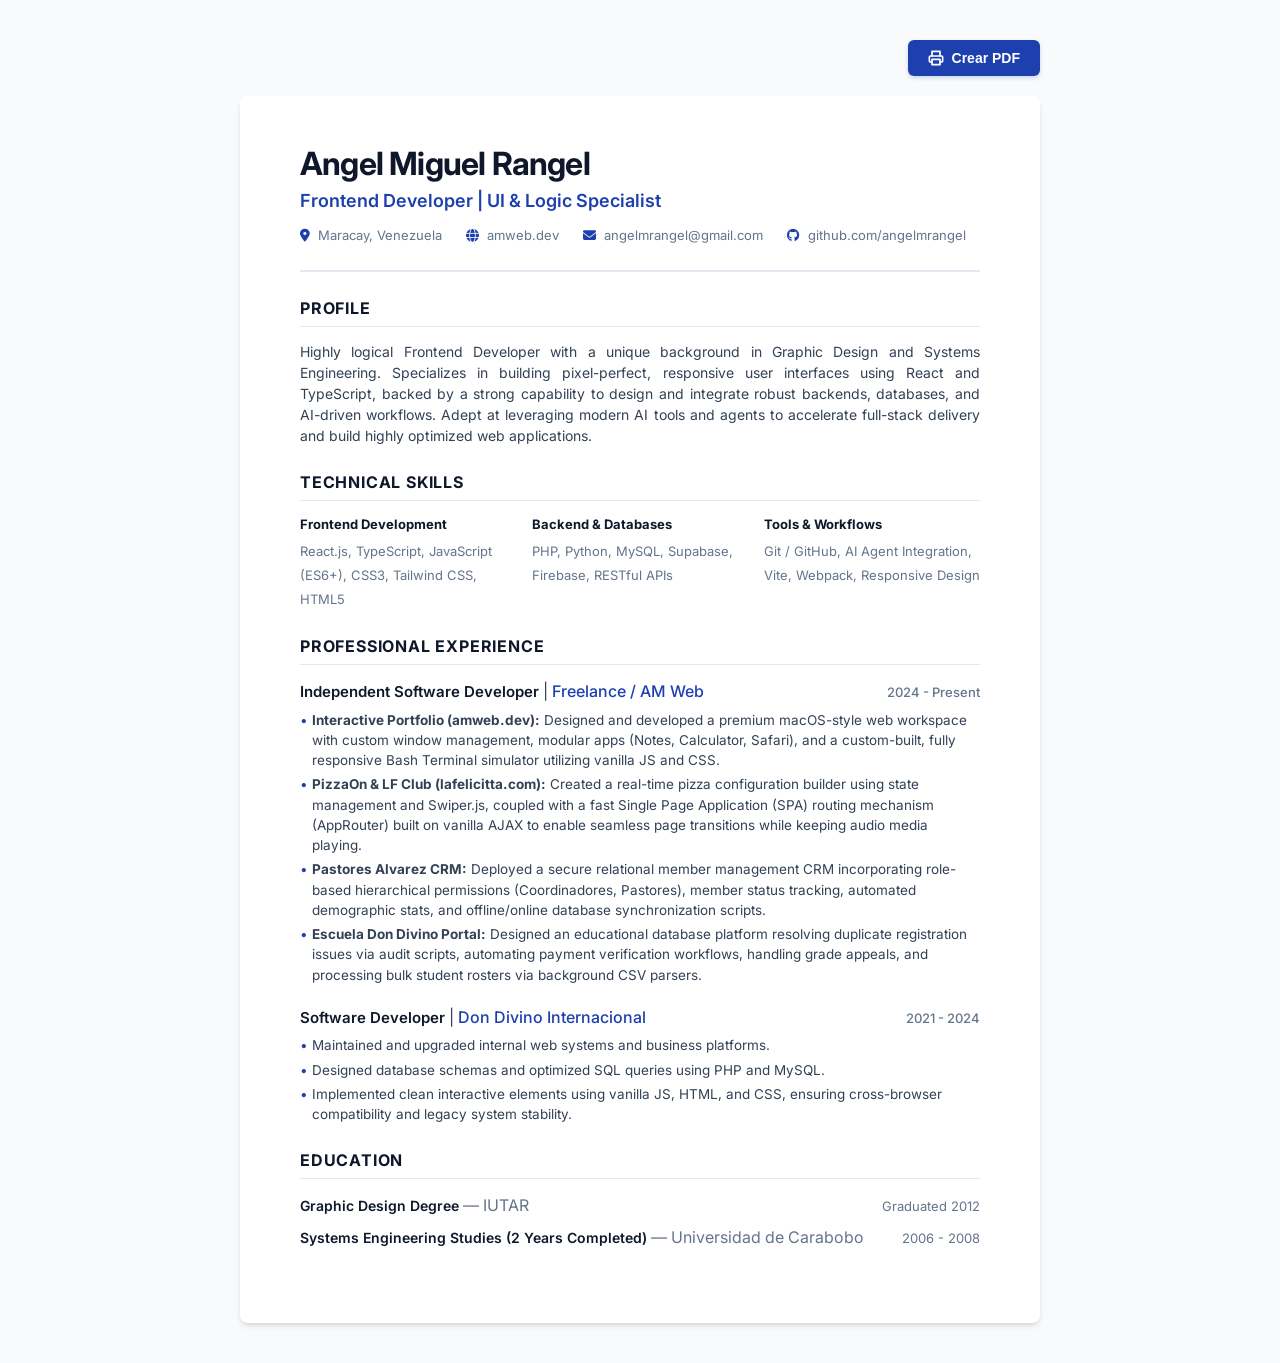
<file: cv.html>
<!DOCTYPE html>
<html lang="es">
<head>
    <meta charset="UTF-8">
    <meta name="viewport" content="width=device-width, initial-scale=1.0">
    <title>CV — Angel Miguel Rangel</title>
    <link rel="preconnect" href="https://fonts.googleapis.com">
    <link rel="preconnect" href="https://fonts.gstatic.com" crossorigin>
    <link href="https://fonts.googleapis.com/css2?family=Inter:wght@300;400;500;600;700&display=swap" rel="stylesheet">
    <link rel="stylesheet" href="https://cdnjs.cloudflare.com/ajax/libs/font-awesome/6.4.0/css/all.min.css">
    <style>
        :root {
            --primary: #0f172a;
            --text-main: #334155;
            --text-muted: #64748b;
            --accent: #1e40af;
            --border: #e2e8f0;
            --bg-body: #f8fafc;
        }

        * {
            box-sizing: border-box;
            margin: 0;
            padding: 0;
        }

        body {
            font-family: 'Inter', sans-serif;
            background-color: var(--bg-body);
            color: var(--text-main);
            line-height: 1.5;
            padding: 40px 20px;
        }

        .cv-container {
            max-width: 800px;
            margin: 0 auto;
            background: #ffffff;
            padding: 50px 60px;
            border-radius: 8px;
            box-shadow: 0 4px 6px -1px rgb(0 0 0 / 0.1), 0 2px 4px -2px rgb(0 0 0 / 0.1);
            position: relative;
        }

        /* Botón Flotante para Generar PDF */
        .btn-print-container {
            max-width: 800px;
            margin: 0 auto 20px auto;
            display: flex;
            justify-content: flex-end;
        }

        .btn-print {
            background-color: var(--accent);
            color: #ffffff;
            border: none;
            padding: 10px 20px;
            border-radius: 6px;
            font-size: 14px;
            font-weight: 600;
            cursor: pointer;
            display: inline-flex;
            align-items: center;
            gap: 8px;
            box-shadow: 0 2px 4px rgba(30, 64, 175, 0.2);
            transition: background-color 0.2s;
        }

        .btn-print:hover {
            background-color: #1e3a8a;
        }

        /* Cabecera */
        header {
            border-bottom: 2px solid var(--border);
            padding-bottom: 24px;
            margin-bottom: 24px;
        }

        h1 {
            color: var(--primary);
            font-size: 32px;
            font-weight: 700;
            letter-spacing: -0.025em;
            line-height: 1.1;
            margin-bottom: 6px;
        }

        .title-subtitle {
            color: var(--accent);
            font-size: 18px;
            font-weight: 600;
            margin-bottom: 12px;
        }

        .contact-info {
            display: flex;
            flex-wrap: wrap;
            gap: 12px 24px;
            font-size: 13px;
            color: var(--text-muted);
        }

        .contact-info a {
            color: var(--text-muted);
            text-decoration: none;
            transition: color 0.2s;
        }

        .contact-info a:hover {
            color: var(--accent);
        }

        /* Secciones */
        section {
            margin-bottom: 24px;
        }

        h2 {
            font-size: 16px;
            text-transform: uppercase;
            letter-spacing: 0.05em;
            color: var(--primary);
            border-bottom: 1px solid var(--border);
            padding-bottom: 6px;
            margin-bottom: 14px;
            font-weight: 700;
        }

        p.profile-text {
            font-size: 14px;
            color: var(--text-main);
            text-align: justify;
        }

        /* Habilidades */
        .skills-grid {
            display: grid;
            grid-template-columns: repeat(auto-fit, minmax(200px, 1fr));
            gap: 16px;
        }

        .skills-category strong {
            display: block;
            font-size: 13px;
            color: var(--primary);
            margin-bottom: 4px;
        }

        .skills-category span {
            font-size: 13px;
            color: var(--text-muted);
        }

        /* Experiencia & Proyectos */
        .job-item {
            margin-bottom: 20px;
        }

        .job-item:last-child {
            margin-bottom: 0;
        }

        .job-header {
            display: flex;
            justify-content: space-between;
            align-items: baseline;
            margin-bottom: 6px;
        }

        .job-title {
            font-size: 15px;
            font-weight: 600;
            color: var(--primary);
        }

        .job-company {
            color: var(--accent);
            font-weight: 500;
        }

        .job-date {
            font-size: 13px;
            color: var(--text-muted);
            font-weight: 500;
        }

        .job-details {
            list-style-type: none;
            padding-left: 0;
        }

        .job-details li {
            font-size: 13.5px;
            color: var(--text-main);
            margin-bottom: 4px;
            position: relative;
            padding-left: 12px;
        }

        .job-details li::before {
            content: "•";
            position: absolute;
            left: 0;
            color: var(--accent);
        }

        /* Educación */
        .edu-item {
            display: flex;
            justify-content: space-between;
            align-items: baseline;
            margin-bottom: 8px;
        }

        .edu-title {
            font-size: 14px;
            font-weight: 600;
            color: var(--primary);
        }

        .edu-institution {
            color: var(--text-muted);
            font-weight: 400;
        }

        .edu-date {
            font-size: 13px;
            color: var(--text-muted);
        }

        /* --- ESTILOS EXCLUSIVOS PARA IMPRESIÓN --- */
        @media print {
            body {
                background-color: #ffffff;
                color: #000000;
                padding: 0;
            }

            .cv-container {
                box-shadow: none;
                padding: 0;
                max-width: 100%;
            }

            .btn-print-container {
                display: none !important;
            }

            /* Forzar salto de página si fuera necesario */
            section {
                page-break-inside: avoid;
            }
        }
    </style>
</head>
<body>

    <!-- Contenedor del Botón de Impresión -->
    <div class="btn-print-container">
        <button class="btn-print" onclick="window.print()">
            <svg xmlns="http://www.w3.org/2000/svg" width="16" height="16" viewBox="0 0 24 24" fill="none" stroke="currentColor" stroke-width="2.5" stroke-linecap="round" stroke-linejoin="round"><polyline points="6 9 6 2 18 2 18 9"></polyline><path d="M6 18H4a2 2 0 0 1-2-2v-5a2 2 0 0 1 2-2h16a2 2 0 0 1 2 2v5a2 2 0 0 1-2 2h-2"></path><rect x="6" y="14" width="12" height="8"></rect></svg>
            Crear PDF
        </button>
    </div>

    <!-- Contenedor del CV -->
    <div class="cv-container">
        <header>
            <h1>Angel Miguel Rangel</h1>
            <div class="title-subtitle">Frontend Developer | UI & Logic Specialist</div>
            <div class="contact-info">
                <span><i class="fa-solid fa-location-dot" style="margin-right: 4px; color: var(--accent);"></i> Maracay, Venezuela</span>
                <span><i class="fa-solid fa-globe" style="margin-right: 4px; color: var(--accent);"></i> <a href="https://amweb.dev" target="_blank">amweb.dev</a></span>
                <span><i class="fa-solid fa-envelope" style="margin-right: 4px; color: var(--accent);"></i> <a href="mailto:angelmrangel@gmail.com">angelmrangel@gmail.com</a></span>
                <span><i class="fa-brands fa-github" style="margin-right: 4px; color: var(--accent);"></i> <a href="https://github.com/angelmrangel" target="_blank">github.com/angelmrangel</a></span>
            </div>
        </header>

        <section id="profile">
            <h2>Profile</h2>
            <p class="profile-text">
                Highly logical Frontend Developer with a unique background in Graphic Design and Systems Engineering. Specializes in building pixel-perfect, responsive user interfaces using React and TypeScript, backed by a strong capability to design and integrate robust backends, databases, and AI-driven workflows. Adept at leveraging modern AI tools and agents to accelerate full-stack delivery and build highly optimized web applications.
            </p>
        </section>

        <section id="skills">
            <h2>Technical Skills</h2>
            <div class="skills-grid">
                <div class="skills-category">
                    <strong>Frontend Development</strong>
                    <span>React.js, TypeScript, JavaScript (ES6+), CSS3, Tailwind CSS, HTML5</span>
                </div>
                <div class="skills-category">
                    <strong>Backend & Databases</strong>
                    <span>PHP, Python, MySQL, Supabase, Firebase, RESTful APIs</span>
                </div>
                <div class="skills-category">
                    <strong>Tools & Workflows</strong>
                    <span>Git / GitHub, AI Agent Integration, Vite, Webpack, Responsive Design</span>
                </div>
            </div>
        </section>

        <section id="experience">
            <h2>Professional Experience</h2>

            <div class="job-item">
                <div class="job-header">
                    <div>
                        <span class="job-title">Independent Software Developer</span> | 
                        <span class="job-company">Freelance / AM Web</span>
                    </div>
                    <span class="job-date">2024 - Present</span>
                </div>
                <ul class="job-details">
                    <li><strong>Interactive Portfolio (amweb.dev):</strong> Designed and developed a premium macOS-style web workspace with custom window management, modular apps (Notes, Calculator, Safari), and a custom-built, fully responsive Bash Terminal simulator utilizing vanilla JS and CSS.</li>
                    <li><strong>PizzaOn & LF Club (lafelicitta.com):</strong> Created a real-time pizza configuration builder using state management and Swiper.js, coupled with a fast Single Page Application (SPA) routing mechanism (AppRouter) built on vanilla AJAX to enable seamless page transitions while keeping audio media playing.</li>
                    <li><strong>Pastores Alvarez CRM:</strong> Deployed a secure relational member management CRM incorporating role-based hierarchical permissions (Coordinadores, Pastores), member status tracking, automated demographic stats, and offline/online database synchronization scripts.</li>
                    <li><strong>Escuela Don Divino Portal:</strong> Designed an educational database platform resolving duplicate registration issues via audit scripts, automating payment verification workflows, handling grade appeals, and processing bulk student rosters via background CSV parsers.</li>
                </ul>
            </div>

            <div class="job-item">
                <div class="job-header">
                    <div>
                        <span class="job-title">Software Developer</span> | 
                        <span class="job-company">Don Divino Internacional</span>
                    </div>
                    <span class="job-date">2021 - 2024</span>
                </div>
                <ul class="job-details">
                    <li>Maintained and upgraded internal web systems and business platforms.</li>
                    <li>Designed database schemas and optimized SQL queries using PHP and MySQL.</li>
                    <li>Implemented clean interactive elements using vanilla JS, HTML, and CSS, ensuring cross-browser compatibility and legacy system stability.</li>
                </ul>
            </div>
        </section>

        <section id="education">
            <h2>Education</h2>
            <div class="edu-item">
                <div>
                    <span class="edu-title">Graphic Design Degree</span>
                    <span class="edu-institution">— IUTAR</span>
                </div>
                <span class="edu-date">Graduated 2012</span>
            </div>
            <div class="edu-item">
                <div>
                    <span class="edu-title">Systems Engineering Studies (2 Years Completed)</span>
                    <span class="edu-institution">— Universidad de Carabobo</span>
                </div>
                <span class="edu-date">2006 - 2008</span>
            </div>
        </section>
    </div>

</body>
</html>
</file>
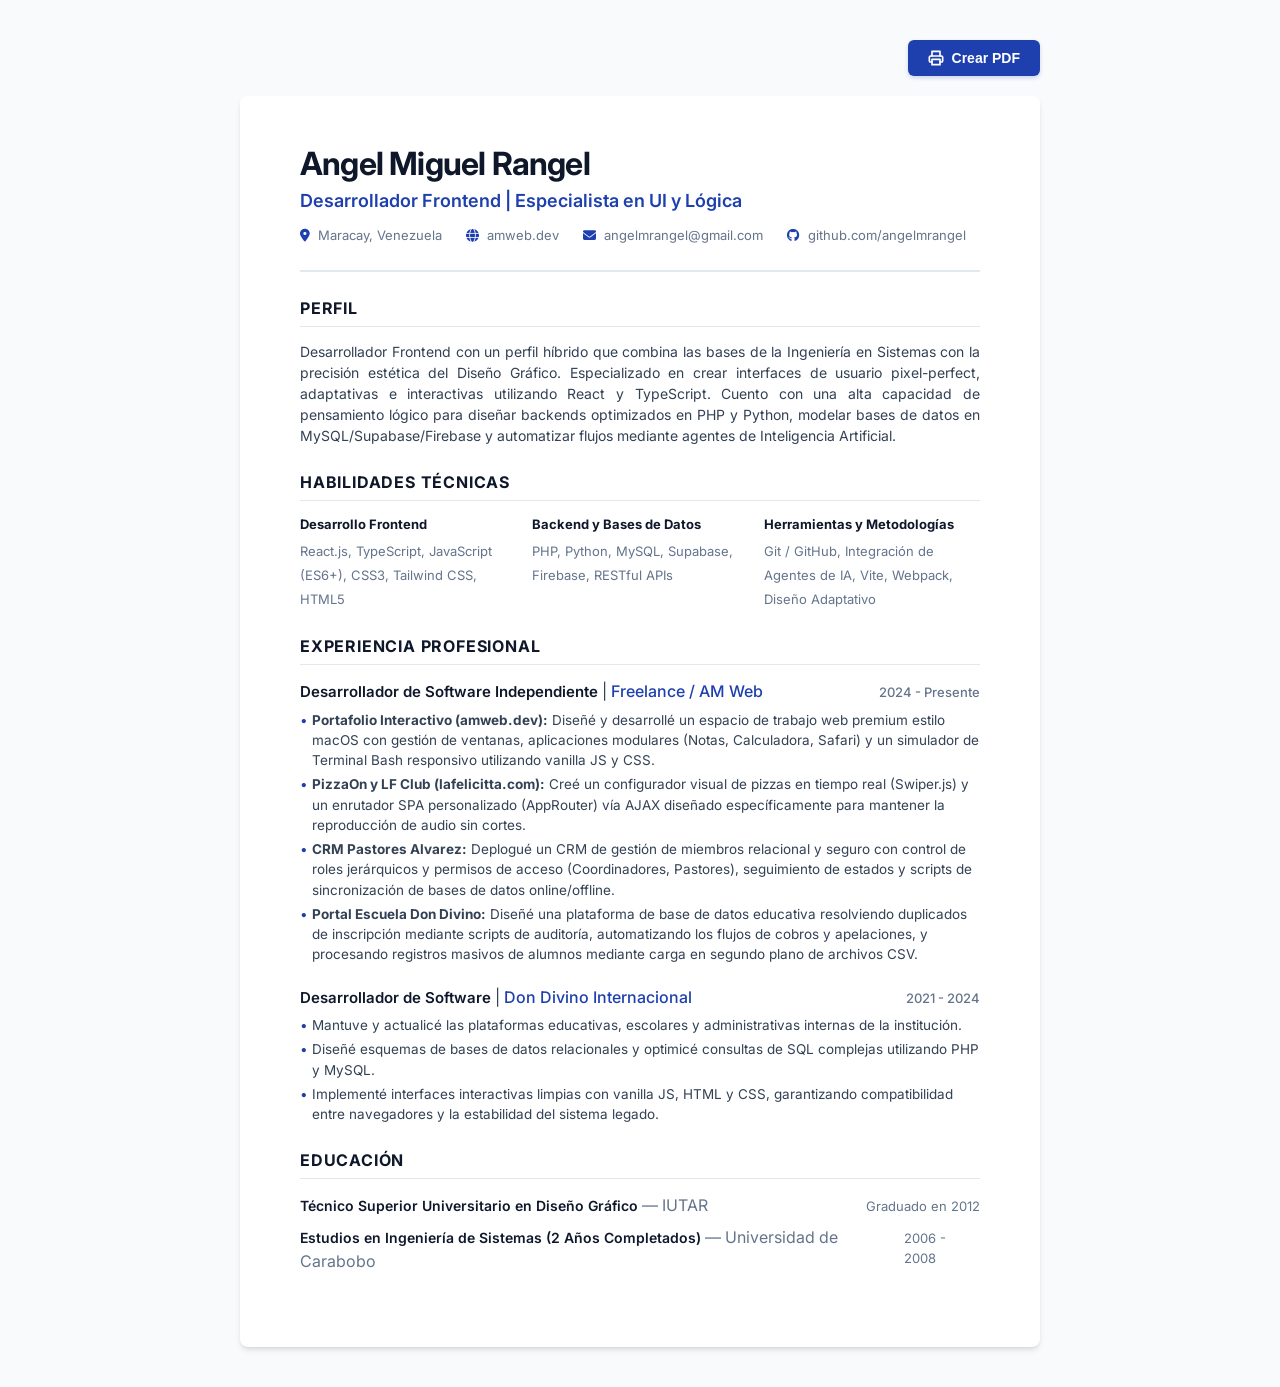
<file: cv_es.html>
<!DOCTYPE html>
<html lang="es">
<head>
    <meta charset="UTF-8">
    <meta name="viewport" content="width=device-width, initial-scale=1.0">
    <title>CV — Angel Miguel Rangel</title>
    <link rel="preconnect" href="https://fonts.googleapis.com">
    <link rel="preconnect" href="https://fonts.gstatic.com" crossorigin>
    <link href="https://fonts.googleapis.com/css2?family=Inter:wght@300;400;500;600;700&display=swap" rel="stylesheet">
    <link rel="stylesheet" href="https://cdnjs.cloudflare.com/ajax/libs/font-awesome/6.4.0/css/all.min.css">
    <style>
        :root {
            --primary: #0f172a;
            --text-main: #334155;
            --text-muted: #64748b;
            --accent: #1e40af;
            --border: #e2e8f0;
            --bg-body: #f8fafc;
        }

        * {
            box-sizing: border-box;
            margin: 0;
            padding: 0;
        }

        body {
            font-family: 'Inter', sans-serif;
            background-color: var(--bg-body);
            color: var(--text-main);
            line-height: 1.5;
            padding: 40px 20px;
        }

        .cv-container {
            max-width: 800px;
            margin: 0 auto;
            background: #ffffff;
            padding: 50px 60px;
            border-radius: 8px;
            box-shadow: 0 4px 6px -1px rgb(0 0 0 / 0.1), 0 2px 4px -2px rgb(0 0 0 / 0.1);
            position: relative;
        }

        .btn-print-container {
            max-width: 800px;
            margin: 0 auto 20px auto;
            display: flex;
            justify-content: flex-end;
        }

        .btn-print {
            background-color: var(--accent);
            color: #ffffff;
            border: none;
            padding: 10px 20px;
            border-radius: 6px;
            font-size: 14px;
            font-weight: 600;
            cursor: pointer;
            display: inline-flex;
            align-items: center;
            gap: 8px;
            box-shadow: 0 2px 4px rgba(30, 64, 175, 0.2);
            transition: background-color 0.2s;
        }

        .btn-print:hover {
            background-color: #1e3a8a;
        }

        header {
            border-bottom: 2px solid var(--border);
            padding-bottom: 24px;
            margin-bottom: 24px;
        }

        h1 {
            color: var(--primary);
            font-size: 32px;
            font-weight: 700;
            letter-spacing: -0.025em;
            line-height: 1.1;
            margin-bottom: 6px;
        }

        .title-subtitle {
            color: var(--accent);
            font-size: 18px;
            font-weight: 600;
            margin-bottom: 12px;
        }

        .contact-info {
            display: flex;
            flex-wrap: wrap;
            gap: 12px 24px;
            font-size: 13px;
            color: var(--text-muted);
        }

        .contact-info a {
            color: var(--text-muted);
            text-decoration: none;
            transition: color 0.2s;
        }

        .contact-info a:hover {
            color: var(--accent);
        }

        section {
            margin-bottom: 24px;
        }

        h2 {
            font-size: 16px;
            text-transform: uppercase;
            letter-spacing: 0.05em;
            color: var(--primary);
            border-bottom: 1px solid var(--border);
            padding-bottom: 6px;
            margin-bottom: 14px;
            font-weight: 700;
        }

        p.profile-text {
            font-size: 14px;
            color: var(--text-main);
            text-align: justify;
        }

        .skills-grid {
            display: grid;
            grid-template-columns: repeat(auto-fit, minmax(200px, 1fr));
            gap: 16px;
        }

        .skills-category strong {
            display: block;
            font-size: 13px;
            color: var(--primary);
            margin-bottom: 4px;
        }

        .skills-category span {
            font-size: 13px;
            color: var(--text-muted);
        }

        .job-item {
            margin-bottom: 20px;
        }

        .job-item:last-child {
            margin-bottom: 0;
        }

        .job-header {
            display: flex;
            justify-content: space-between;
            align-items: baseline;
            margin-bottom: 6px;
        }

        .job-title {
            font-size: 15px;
            font-weight: 600;
            color: var(--primary);
        }

        .job-company {
            color: var(--accent);
            font-weight: 500;
        }

        .job-date {
            font-size: 13px;
            color: var(--text-muted);
            font-weight: 500;
        }

        .job-details {
            list-style-type: none;
            padding-left: 0;
        }

        .job-details li {
            font-size: 13.5px;
            color: var(--text-main);
            margin-bottom: 4px;
            position: relative;
            padding-left: 12px;
        }

        .job-details li::before {
            content: "•";
            position: absolute;
            left: 0;
            color: var(--accent);
        }

        .edu-item {
            display: flex;
            justify-content: space-between;
            align-items: baseline;
            margin-bottom: 8px;
        }

        .edu-title {
            font-size: 14px;
            font-weight: 600;
            color: var(--primary);
        }

        .edu-institution {
            color: var(--text-muted);
            font-weight: 400;
        }

        .edu-date {
            font-size: 13px;
            color: var(--text-muted);
        }

        @media print {
            body {
                background-color: #ffffff;
                color: #000000;
                padding: 0;
            }

            .cv-container {
                box-shadow: none;
                padding: 0;
                max-width: 100%;
            }

            .btn-print-container {
                display: none !important;
            }

            section {
                page-break-inside: avoid;
            }
        }
    </style>
</head>
<body>

    <div class="btn-print-container">
        <button class="btn-print" onclick="window.print()">
            <svg xmlns="http://www.w3.org/2000/svg" width="16" height="16" viewBox="0 0 24 24" fill="none" stroke="currentColor" stroke-width="2.5" stroke-linecap="round" stroke-linejoin="round"><polyline points="6 9 6 2 18 2 18 9"></polyline><path d="M6 18H4a2 2 0 0 1-2-2v-5a2 2 0 0 1 2-2h16a2 2 0 0 1 2 2v5a2 2 0 0 1-2 2h-2"></path><rect x="6" y="14" width="12" height="8"></rect></svg>
            Crear PDF
        </button>
    </div>

    <div class="cv-container">
        <header>
            <h1>Angel Miguel Rangel</h1>
            <div class="title-subtitle">Desarrollador Frontend | Especialista en UI y Lógica</div>
            <div class="contact-info">
                <span><i class="fa-solid fa-location-dot" style="margin-right: 4px; color: var(--accent);"></i> Maracay, Venezuela</span>
                <span><i class="fa-solid fa-globe" style="margin-right: 4px; color: var(--accent);"></i> <a href="https://amweb.dev" target="_blank">amweb.dev</a></span>
                <span><i class="fa-solid fa-envelope" style="margin-right: 4px; color: var(--accent);"></i> <a href="mailto:angelmrangel@gmail.com">angelmrangel@gmail.com</a></span>
                <span><i class="fa-brands fa-github" style="margin-right: 4px; color: var(--accent);"></i> <a href="https://github.com/angelmrangel" target="_blank">github.com/angelmrangel</a></span>
            </div>
        </header>

        <section id="profile">
            <h2>Perfil</h2>
            <p class="profile-text">
                Desarrollador Frontend con un perfil híbrido que combina las bases de la Ingeniería en Sistemas con la precisión estética del Diseño Gráfico. Especializado en crear interfaces de usuario pixel-perfect, adaptativas e interactivas utilizando React y TypeScript. Cuento con una alta capacidad de pensamiento lógico para diseñar backends optimizados en PHP y Python, modelar bases de datos en MySQL/Supabase/Firebase y automatizar flujos mediante agentes de Inteligencia Artificial.
            </p>
        </section>

        <section id="skills">
            <h2>Habilidades Técnicas</h2>
            <div class="skills-grid">
                <div class="skills-category">
                    <strong>Desarrollo Frontend</strong>
                    <span>React.js, TypeScript, JavaScript (ES6+), CSS3, Tailwind CSS, HTML5</span>
                </div>
                <div class="skills-category">
                    <strong>Backend y Bases de Datos</strong>
                    <span>PHP, Python, MySQL, Supabase, Firebase, RESTful APIs</span>
                </div>
                <div class="skills-category">
                    <strong>Herramientas y Metodologías</strong>
                    <span>Git / GitHub, Integración de Agentes de IA, Vite, Webpack, Diseño Adaptativo</span>
                </div>
            </div>
        </section>

        <section id="experience">
            <h2>Experiencia Profesional</h2>

            <div class="job-item">
                <div class="job-header">
                    <div>
                        <span class="job-title">Desarrollador de Software Independiente</span> | 
                        <span class="job-company">Freelance / AM Web</span>
                    </div>
                    <span class="job-date">2024 - Presente</span>
                </div>
                <ul class="job-details">
                    <li><strong>Portafolio Interactivo (amweb.dev):</strong> Diseñé y desarrollé un espacio de trabajo web premium estilo macOS con gestión de ventanas, aplicaciones modulares (Notas, Calculadora, Safari) y un simulador de Terminal Bash responsivo utilizando vanilla JS y CSS.</li>
                    <li><strong>PizzaOn y LF Club (lafelicitta.com):</strong> Creé un configurador visual de pizzas en tiempo real (Swiper.js) y un enrutador SPA personalizado (AppRouter) vía AJAX diseñado específicamente para mantener la reproducción de audio sin cortes.</li>
                    <li><strong>CRM Pastores Alvarez:</strong> Deplogué un CRM de gestión de miembros relacional y seguro con control de roles jerárquicos y permisos de acceso (Coordinadores, Pastores), seguimiento de estados y scripts de sincronización de bases de datos online/offline.</li>
                    <li><strong>Portal Escuela Don Divino:</strong> Diseñé una plataforma de base de datos educativa resolviendo duplicados de inscripción mediante scripts de auditoría, automatizando los flujos de cobros y apelaciones, y procesando registros masivos de alumnos mediante carga en segundo plano de archivos CSV.</li>
                </ul>
            </div>

            <div class="job-item">
                <div class="job-header">
                    <div>
                        <span class="job-title">Desarrollador de Software</span> | 
                        <span class="job-company">Don Divino Internacional</span>
                    </div>
                    <span class="job-date">2021 - 2024</span>
                </div>
                <ul class="job-details">
                    <li>Mantuve y actualicé las plataformas educativas, escolares y administrativas internas de la institución.</li>
                    <li>Diseñé esquemas de bases de datos relacionales y optimicé consultas de SQL complejas utilizando PHP y MySQL.</li>
                    <li>Implementé interfaces interactivas limpias con vanilla JS, HTML y CSS, garantizando compatibilidad entre navegadores y la estabilidad del sistema legado.</li>
                </ul>
            </div>
        </section>

        <section id="education">
            <h2>Educación</h2>
            <div class="edu-item">
                <div>
                    <span class="edu-title">Técnico Superior Universitario en Diseño Gráfico</span>
                    <span class="edu-institution">— IUTAR</span>
                </div>
                <span class="edu-date">Graduado en 2012</span>
            </div>
            <div class="edu-item">
                <div>
                    <span class="edu-title">Estudios en Ingeniería de Sistemas (2 Años Completados)</span>
                    <span class="edu-institution">— Universidad de Carabobo</span>
                </div>
                <span class="edu-date">2006 - 2008</span>
            </div>
        </section>
    </div>

</body>
</html>
</file>
<file: white/style.css>
/* Sketchboard Pro - Ultra-Minimalist Fluency Edition */

* {
    -webkit-box-sizing: border-box;
    box-sizing: border-box;
    -webkit-touch-callout: none;
    -webkit-user-select: none;
    user-select: none;
}

html, body {
    margin: 0;
    padding: 0;
    width: 100%;
    height: 100%;
    overflow: hidden;
    background-color: #050505; /* Purest dark */
    font-family: 'Inter', -apple-system, sans-serif;
    color: #f0f0f0;
}

#app-container {
    position: relative;
    width: 1024px;
    height: 768px;
    margin: 0 auto;
}

/* --- CANVAS AREA --- */
#canvas-wrapper {
    position: absolute;
    top: 0;
    left: 0;
    width: 100%;
    height: 100%;
    z-index: 10;
}

#main-canvas {
    display: block;
    background-color: transparent;
    cursor: crosshair;
}

/* --- MINIMALIST BOTTOM TOOLBAR --- */
#bottom-toolbar {
    position: absolute;
    bottom: 20px;
    left: 50%;
    -webkit-transform: translateX(-50%);
    transform: translateX(-50%);
    background: rgba(20, 20, 20, 0.95);
    -webkit-backdrop-filter: blur(20px);
    backdrop-filter: blur(20px);
    border-radius: 40px; /* Capsule look */
    padding: 8px 24px;
    display: -webkit-flex;
    display: flex;
    -webkit-align-items: center;
    align-items: center;
    z-index: 100;
    box-shadow: 0 10px 40px rgba(0, 0, 0, 0.8);
}

.tool-group, .palette-container, .history-controls {
    display: -webkit-flex;
    display: flex;
    -webkit-align-items: center;
    align-items: center;
}

/* Buttons (Ultra Compact) */
.tool-btn, .action-btn {
    width: 40px;
    height: 40px;
    background: transparent;
    border: none;
    color: #777; /* Deemphasized */
    margin: 0 4px;
    border-radius: 50%;
    cursor: pointer;
    -webkit-transition: all 0.25s cubic-bezier(0.4, 0, 0.2, 1);
    transition: all 0.25s cubic-bezier(0.4, 0, 0.2, 1);
    display: -webkit-flex;
    display: flex;
    -webkit-justify-content: center;
    justify-content: center;
    -webkit-align-items: center;
    align-items: center;
}

.icon-svg {
    width: 22px;
    height: 22px;
    fill: currentColor;
    display: block;
}

.tool-btn:active, .action-btn:active {
    background: rgba(255, 255, 255, 0.05);
}

.tool-btn.active {
    color: #FFFFFF;
    background: rgba(255, 255, 255, 0.1);
}

/* Separators */
.separator-v {
    width: 1px;
    height: 20px;
    background: rgba(255, 255, 255, 0.1);
    margin: 0 16px;
}

/* Color Palette */
.color-swatch {
    width: 22px;
    height: 22px;
    border-radius: 50%;
    margin: 0 4px;
    border: 2px solid transparent;
    cursor: pointer;
    -webkit-transition: transform 0.2s;
    transition: transform 0.2s;
}

.color-swatch.active {
    border-color: rgba(255, 255, 255, 0.5);
    -webkit-transform: scale(1.1);
    transform: scale(1.1);
}

/* History Controls */
.action-btn {
    color: #999;
}

.action-btn:active {
    color: #FFFFFF;
}

.danger {
    color: #ff453a !important;
}

/* --- GALLERY OVERLAY (Minimalist) --- */
#gallery-overlay {
    position: absolute;
    top: 0;
    left: 0;
    width: 100%;
    height: 100%;
    background: rgba(0, 0, 0, 0.95);
    z-index: 500;
    display: -webkit-flex;
    display: flex;
    -webkit-justify-content: center;
    justify-content: center;
    -webkit-align-items: center;
    align-items: center;
    visibility: visible;
    opacity: 1;
    -webkit-transition: opacity 0.3s;
    transition: opacity 0.3s;
}

#gallery-overlay.hidden {
    visibility: hidden;
    opacity: 0;
    pointer-events: none;
}

.gallery-content {
    width: 90%;
    height: 85%;
    max-width: 960px;
    display: -webkit-flex;
    display: flex;
    -webkit-flex-direction: column;
    flex-direction: column;
    padding: 20px;
}

.gallery-header {
    display: -webkit-flex;
    display: flex;
    -webkit-justify-content: space-between;
    justify-content: space-between;
    -webkit-align-items: center;
    align-items: center;
    margin-bottom: 40px;
}

.gallery-header h2 {
    font-weight: 300;
    font-size: 28px;
    letter-spacing: -0.5px;
}

.close-btn {
    background: transparent;
    border: none;
    color: #FFFFFF;
    font-size: 24px;
    cursor: pointer;
}

.gallery-grid {
    display: -webkit-flex;
    display: flex;
    -webkit-flex-wrap: wrap;
    flex-wrap: wrap;
    overflow-y: auto;
}

.gallery-item {
    width: 280px;
    margin: 0 20px 30px 0;
    cursor: pointer;
}

.gallery-thumb {
    width: 100%;
    height: 150px;
    background: #111;
    border-radius: 8px;
    background-size: contain;
    background-repeat: no-repeat;
    background-position: center;
    -webkit-transition: transform 0.3s ease;
    transition: transform 0.3s ease;
}

.gallery-item:active .gallery-thumb {
    -webkit-transform: scale(0.97);
    transform: scale(0.97);
}

.gallery-info {
    padding-top: 10px;
    display: -webkit-flex;
    display: flex;
    -webkit-justify-content: space-between;
    justify-content: space-between;
    -webkit-align-items: center;
    align-items: center;
}

.gallery-date {
    font-size: 13px;
    color: #555;
    font-weight: 400;
}

.gallery-delete {
    background: transparent;
    border: none;
    color: #444;
    font-size: 16px;
    padding: 5px;
    -webkit-transition: color 0.2s;
    transition: color 0.2s;
}

.gallery-delete:active {
    color: #ff453a;
}

/* Mobile/iPad fix */
@media screen and (max-device-width: 1024px) {
    #app-container {
        position: fixed;
        top: 0; left: 0; right: 0; bottom: 0;
        width: 100%; height: 100%;
    }
}
</file>
